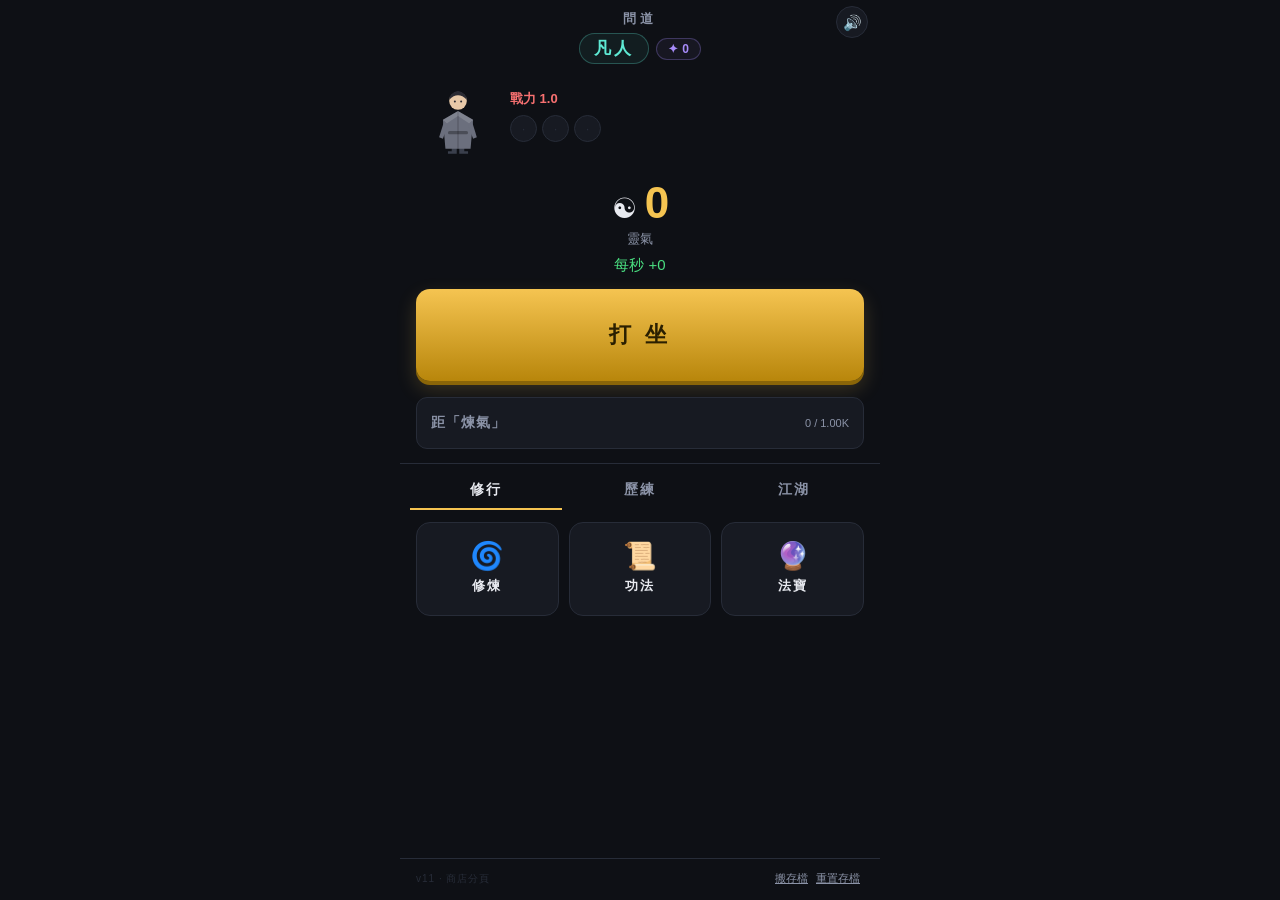
<file: index.html>
<!DOCTYPE html>
<html lang="zh-Hant">
<head>
<meta charset="utf-8">

<!-- viewport-fit=cover：讓畫面延伸到瀏海和 Home Indicator 底下，
     再用 CSS 的 env(safe-area-inset-*) 把內容推回安全區。
     user-scalable=no：連點時不要縮放。 -->
<meta name="viewport" content="width=device-width, initial-scale=1, viewport-fit=cover, user-scalable=no">

<!-- 從主畫面啟動時全螢幕、沒有網址列，看起來就是一個 App -->
<meta name="apple-mobile-web-app-capable" content="yes">
<meta name="mobile-web-app-capable" content="yes">
<meta name="apple-mobile-web-app-status-bar-style" content="black-translucent">
<meta name="apple-mobile-web-app-title" content="問道">
<meta name="theme-color" content="#0e1015">

<link rel="manifest" href="manifest.json">
<link rel="apple-touch-icon" href="icons/icon-180.png">

<title>問道</title>
<link rel="stylesheet" href="css/style.css">
</head>
<body>

<div id="app">

  <header id="header">
    <button id="sound-toggle" aria-label="音效開關"></button>
    <h1 id="game-title"></h1>
    <div id="badges">
      <div id="realm-badge">
        <span id="realm-name"></span>
        <span id="realm-mult"></span>
      </div>
      <div id="insight-badge">
        <span id="insight-symbol"></span>
        <span id="insight">0</span>
      </div>
    </div>
  </header>

  <section id="hero">
    <div id="portrait"></div>
    <div id="hero-info">
      <div id="hero-power"></div>
      <div id="hero-team"></div>
    </div>
  </section>

  <section id="counter">
    <div id="money-line">
      <span id="currency-symbol"></span>
      <span id="money">0</span>
    </div>
    <div id="currency-name"></div>
    <div id="rate"></div>
    <div id="buffs"></div>
  </section>

  <section id="click-area">
    <button id="click-button">
      <span id="click-button-label"></span>
    </button>
    <div id="click-fx"></div>
  </section>

  <section id="breakthrough-area">
    <button id="breakthrough-button">
      <div id="bt-fill"></div>
      <div id="bt-text">
        <span id="bt-label"></span>
        <span id="bt-right">
          <span id="bt-rate"></span>
          <span id="bt-progress"></span>
        </span>
      </div>
    </button>
  </section>

  <section id="shop">
    <!-- 三個大頁。9 個項目太多，收成三類，各自進去再選 -->
    <div id="shop-tabs">
      <button class="tab active" data-cat="cultivate">修行<span class="tab-badge" id="badge-cat-cultivate"></span></button>
      <button class="tab" data-cat="adventure">歷練<span class="tab-badge" id="badge-cat-adventure"></span></button>
      <button class="tab" data-cat="world">江湖<span class="tab-badge" id="badge-cat-world"></span></button>
    </div>

    <!-- 區塊選單：顯示目前大頁的區塊，點一個進到該項目（區塊由 JS 建） -->
    <div id="block-menu"></div>

    <!-- 進到某個項目時才出現：返回鍵 + 標題 -->
    <div id="item-bar" class="hidden">
      <button id="shop-back">← 返回</button>
      <span id="item-title"></span>
    </div>

    <div id="shop-bar" class="hidden">
      <span id="shop-hint"></span>
      <div id="buy-amount"></div>
    </div>

    <div id="panel-gen" class="panel"></div>
    <div id="panel-tech" class="panel hidden"></div>
    <div id="panel-trea" class="panel hidden"></div>

    <!-- 歷練：掛著它自己會打 -->
    <div id="panel-battle" class="panel hidden">
      <div id="battle-head">
        <span id="battle-layer"></span>
        <span id="battle-power"></span>
      </div>
      <div id="battle-card">
        <div id="enemy-icon"></div>
        <div id="enemy-name"></div>
        <div id="enemy-hpbar"><div id="enemy-hpfill"></div></div>
        <div id="enemy-hptext"></div>
        <div id="boss-timer"></div>
        <div id="battle-stuck"></div>
      </div>
      <div id="battle-progress"></div>
      <div id="materials-head">天才地寶</div>
      <div id="materials-list"></div>
    </div>

    <!-- 裝備：六個部位，打怪掉落 -->
    <div id="panel-gear" class="panel hidden">
      <div class="section-head">身上</div>
      <div id="slots"></div>
      <div id="bag-head">
        <span class="section-head">背包 <span id="bag-count"></span></span>
        <button id="sell-junk">丟掉沒用的</button>
      </div>
      <div id="bag"></div>
    </div>

    <!-- 靈寵：只能帶一隻 -->
    <div id="panel-pet" class="panel hidden"></div>

    <!-- 道侶：最多帶三個 -->
    <div id="panel-team" class="panel hidden"></div>

    <!-- 宗門：收弟子，道行隨時間自己長 -->
    <div id="panel-sect" class="panel hidden">
      <div id="sect-head">
        <span id="sect-rank"></span>
        <span id="sect-note"></span>
      </div>
    </div>

    <!-- 武學：抽卡 -->
    <div id="panel-martial" class="panel hidden">
      <div id="stele">
        <div id="stele-name"></div>
        <div id="stele-desc"></div>
        <div id="pity-bar"><div id="pity-fill"></div></div>
        <div id="pity-text"></div>
        <div id="draw-buttons">
          <button id="draw-1" class="draw-btn"></button>
          <button id="draw-10" class="draw-btn"></button>
        </div>
        <div id="odds"></div>
      </div>

      <div id="redeem-box">
        <span class="section-head">兌換碼</span>
        <div id="redeem-row">
          <input id="redeem-input" type="text" inputmode="numeric" autocomplete="off"
                 spellcheck="false" placeholder="輸入兌換碼">
          <button id="redeem-btn">兌換</button>
        </div>
        <div id="redeem-hint"></div>
      </div>

      <div class="section-head">武學圖鑑 <span id="martial-count"></span></div>
      <div id="martial-list"></div>
    </div>
  </section>

  <footer id="footer">
    <span id="version"></span>
    <span id="save-status">已存檔</span>
    <button id="transfer-button">搬存檔</button>
    <button id="reset-button">重置存檔</button>
  </footer>

  <!-- 機緣：隨機飄出來，限時內點到就觸發。
       放在 #app 裡面（而不是 body 底下）才不會在桌機上飄到版面外 -->
  <button id="fortune"><span id="fortune-icon"></span></button>

</div>

<!-- 領到機緣後的提示 -->
<div id="toast">
  <span id="toast-icon"></span>
  <span id="toast-text">
    <span id="toast-title"></span>
    <span id="toast-body"></span>
  </span>
</div>

<!-- 離線結算 -->
<div id="offline-modal" class="modal">
  <div class="modal-card">
    <div class="modal-title">歸來</div>
    <div class="modal-body">
      你離開了 <span id="offline-time"></span>，<br>
      這段期間又精進了
    </div>
    <div id="offline-earned" class="modal-figure"></div>
    <div id="offline-combat"></div>
    <button id="offline-ok" class="btn-primary">收功</button>
  </div>
</div>

<!-- 突破前的確認：這個動作會清空玩家的靈氣、設施與功法，一定要先問 -->
<div id="confirm-modal" class="modal">
  <div class="modal-card">
    <div class="modal-title">突破境界</div>
    <div id="confirm-transition">
      <span id="confirm-from"></span>
      <span id="confirm-arrow">→</span>
      <span id="confirm-to"></span>
    </div>
    <div id="confirm-rate"></div>
    <ul id="confirm-costs">
      <li id="confirm-lose-money"></li>
      <li>所有修煉設施與功法散去</li>
      <li id="confirm-gain"></li>
      <li id="confirm-insight"></li>
    </ul>
    <button id="confirm-talisman">
      <span id="talisman-box"></span>
      <span id="talisman-text"></span>
    </button>
    <div class="modal-buttons">
      <button id="confirm-cancel" class="btn-ghost">再想想</button>
      <button id="confirm-ok" class="btn-primary">衝關</button>
    </div>
  </div>
</div>

<!-- 突破成功 -->
<div id="realmup-modal" class="modal">
  <div class="modal-card">
    <div id="realmup-eyebrow">突破成功</div>
    <div id="realmup-name"></div>
    <div id="realmup-note"></div>
    <div id="realmup-mult" class="modal-figure"></div>
    <div id="realmup-insight"></div>
    <button id="realmup-ok" class="btn-primary">繼續修行</button>
  </div>
</div>

<!-- 抽卡結果 -->
<div id="draw-modal" class="modal">
  <div class="modal-card">
    <div class="modal-title">石碑顯化</div>
    <div id="draw-results"></div>
    <button id="draw-ok" class="btn-primary">收下</button>
  </div>
</div>

<!-- 搬存檔：存檔綁在網址上，換網址（例如從區網搬到 GitHub Pages）不會自己跟過去 -->
<div id="transfer-modal" class="modal">
  <div class="modal-card">
    <div class="modal-title">搬存檔</div>
    <div class="modal-body">
      存檔是綁在網址上的。<br>
      換到新網址時，把這串字複製過去貼上。
    </div>
    <textarea id="transfer-text" spellcheck="false"></textarea>
    <div id="transfer-hint"></div>
    <div class="modal-buttons">
      <button id="transfer-copy" class="btn-ghost">複製</button>
      <button id="transfer-import" class="btn-primary">貼上並匯入</button>
    </div>
    <button id="transfer-close" class="btn-ghost">關閉</button>
  </div>
</div>

<!-- 渡劫失敗 -->
<div id="fail-modal" class="modal">
  <div class="modal-card">
    <div id="fail-eyebrow">功虧一簣</div>
    <div id="fail-name"></div>
    <div class="modal-body">
      天劫加身，滿身靈氣潰散。<br>
      所幸境界、設施、功法俱在——<br>
      不過是白跑一輪。
    </div>
    <div id="fail-lost" class="modal-figure"></div>
    <button id="fail-ok" class="btn-primary">再來</button>
  </div>
</div>

<script src="js/content.js"></script>
<script src="js/economy.js"></script>
<script src="js/state.js"></script>
<script src="js/portrait.js"></script>
<script src="js/sound.js"></script>
<script src="js/ui.js"></script>
<script src="js/main.js"></script>

<script>
// 註冊 service worker，讓沒網路時也能玩。
// 在區網的 http:// 底下這裡一定會失敗（瀏覽器只允許 HTTPS 或 localhost），
// 那是正常的，所以安靜地吞掉 —— 推上 GitHub Pages 之後它才會真的生效。
if ("serviceWorker" in navigator) {
  window.addEventListener("load", () => {
    navigator.serviceWorker.register("./sw.js").catch(() => {});
  });
}
</script>
</body>
</html>
</file>
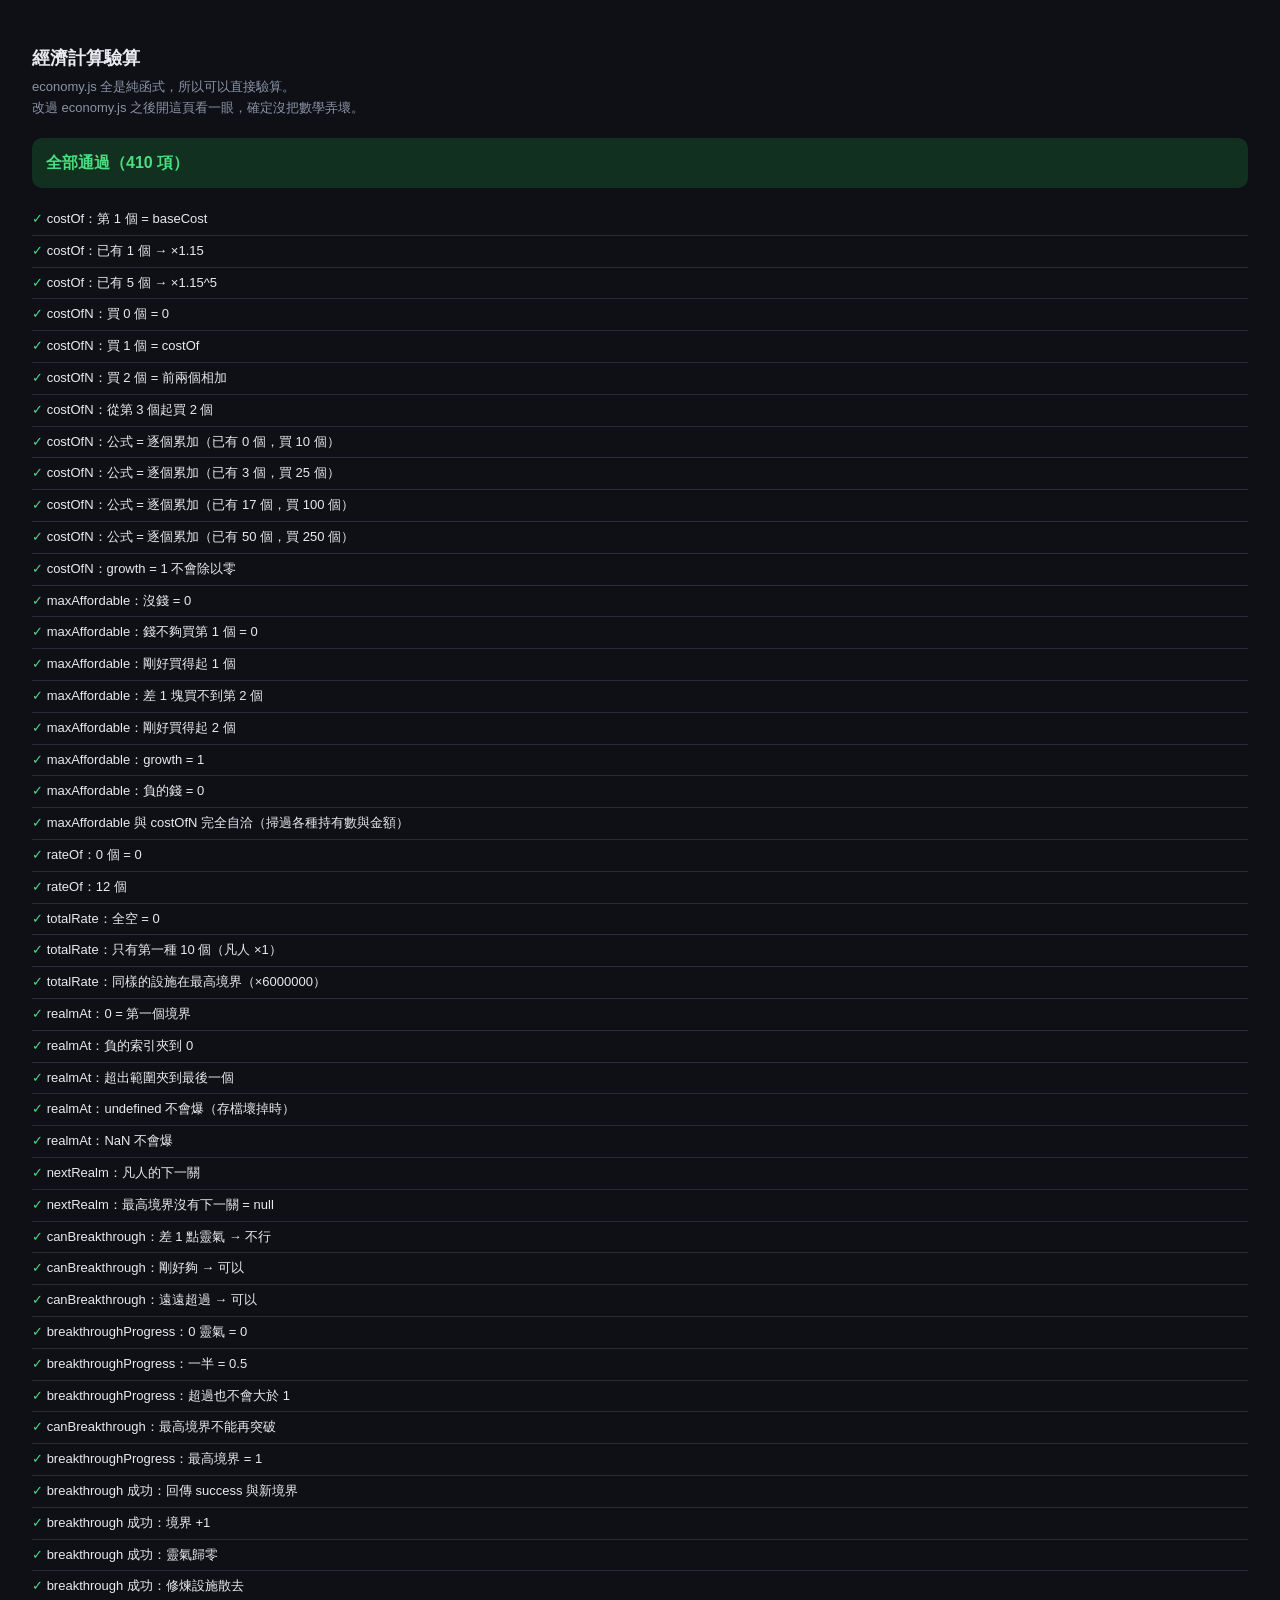
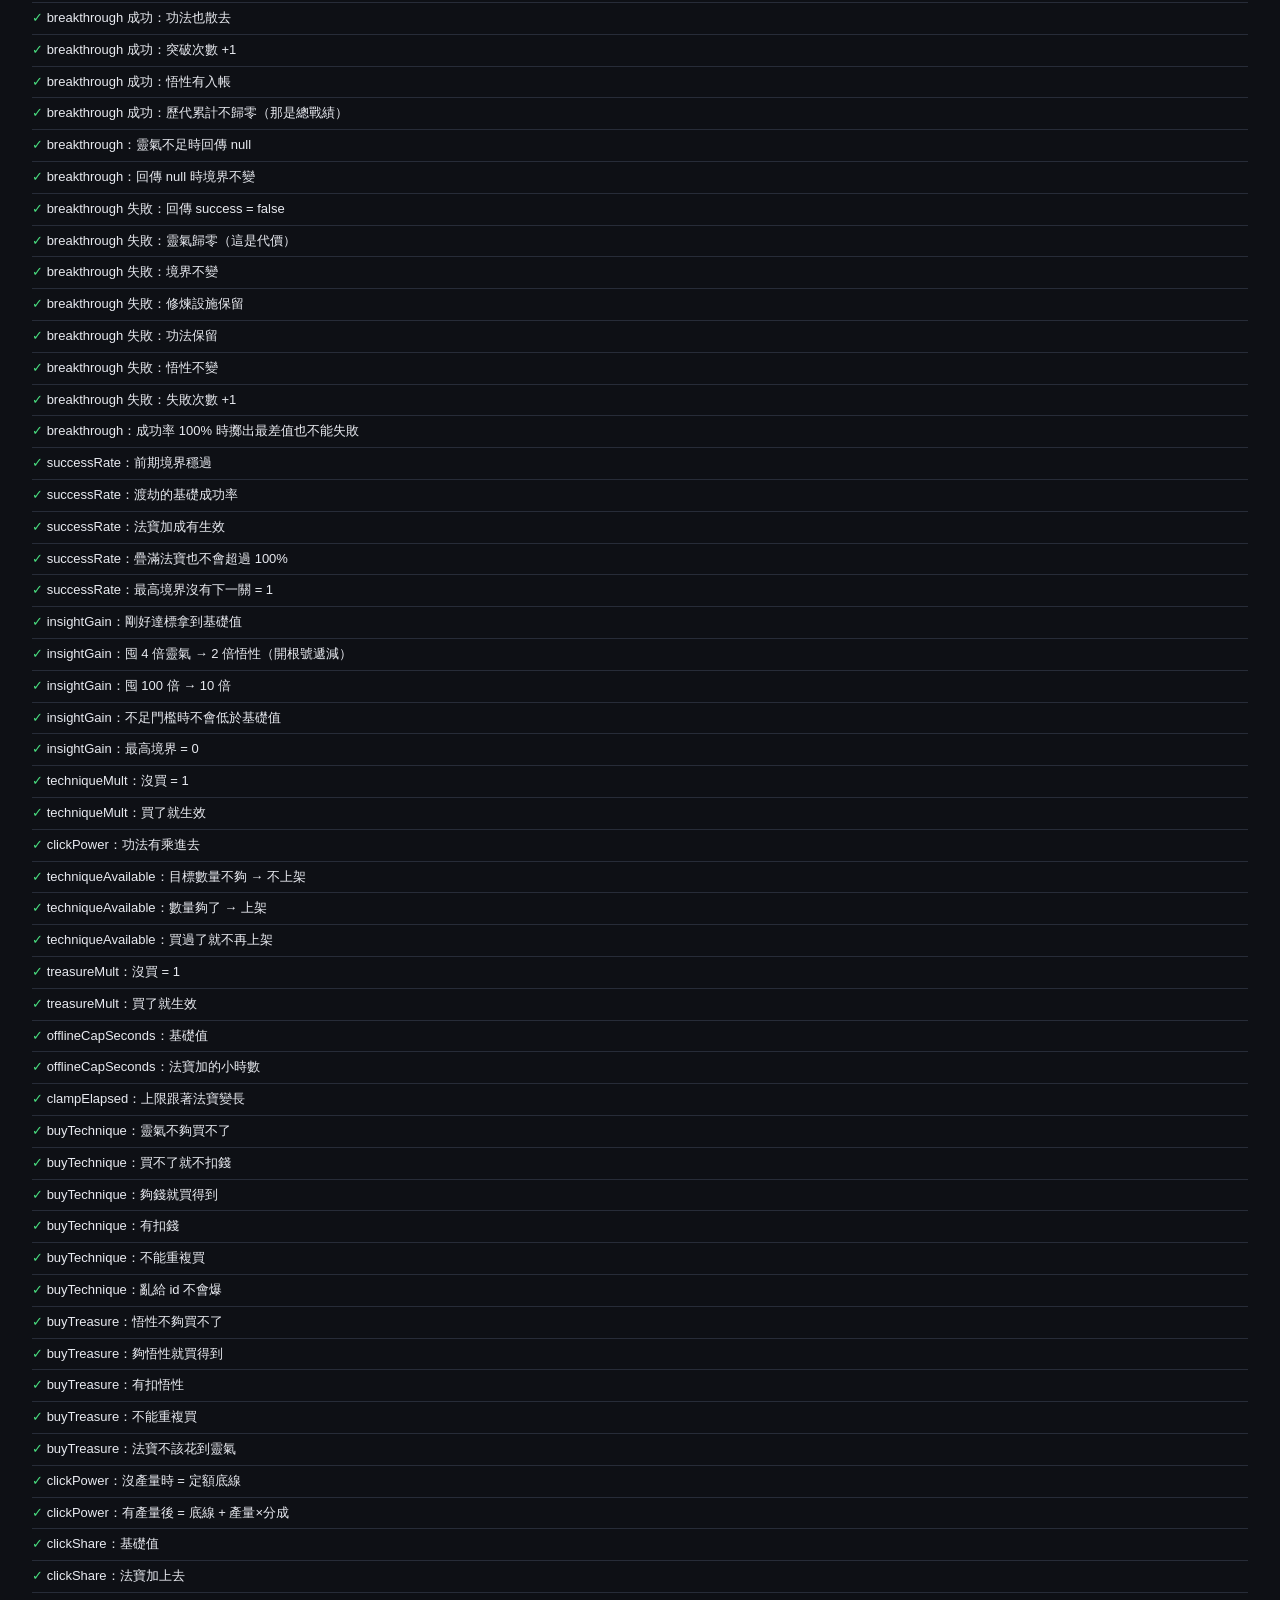
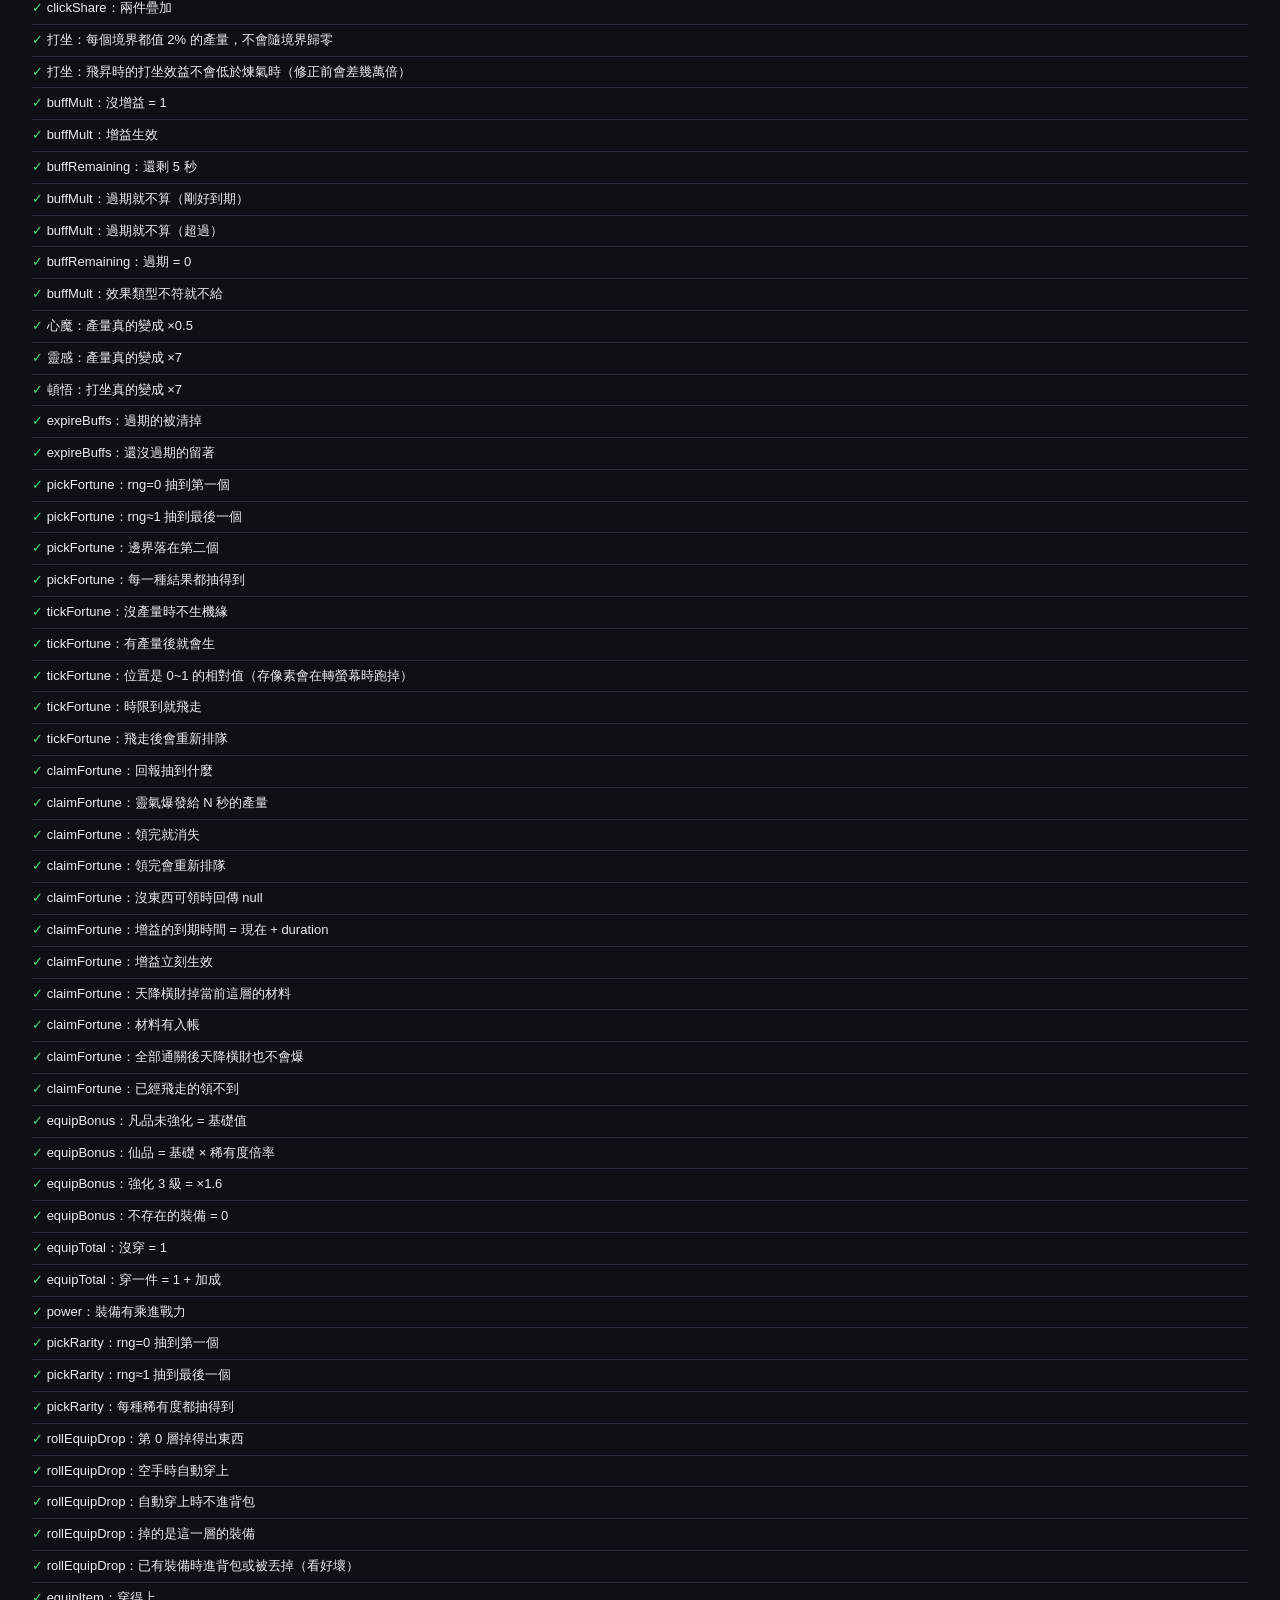
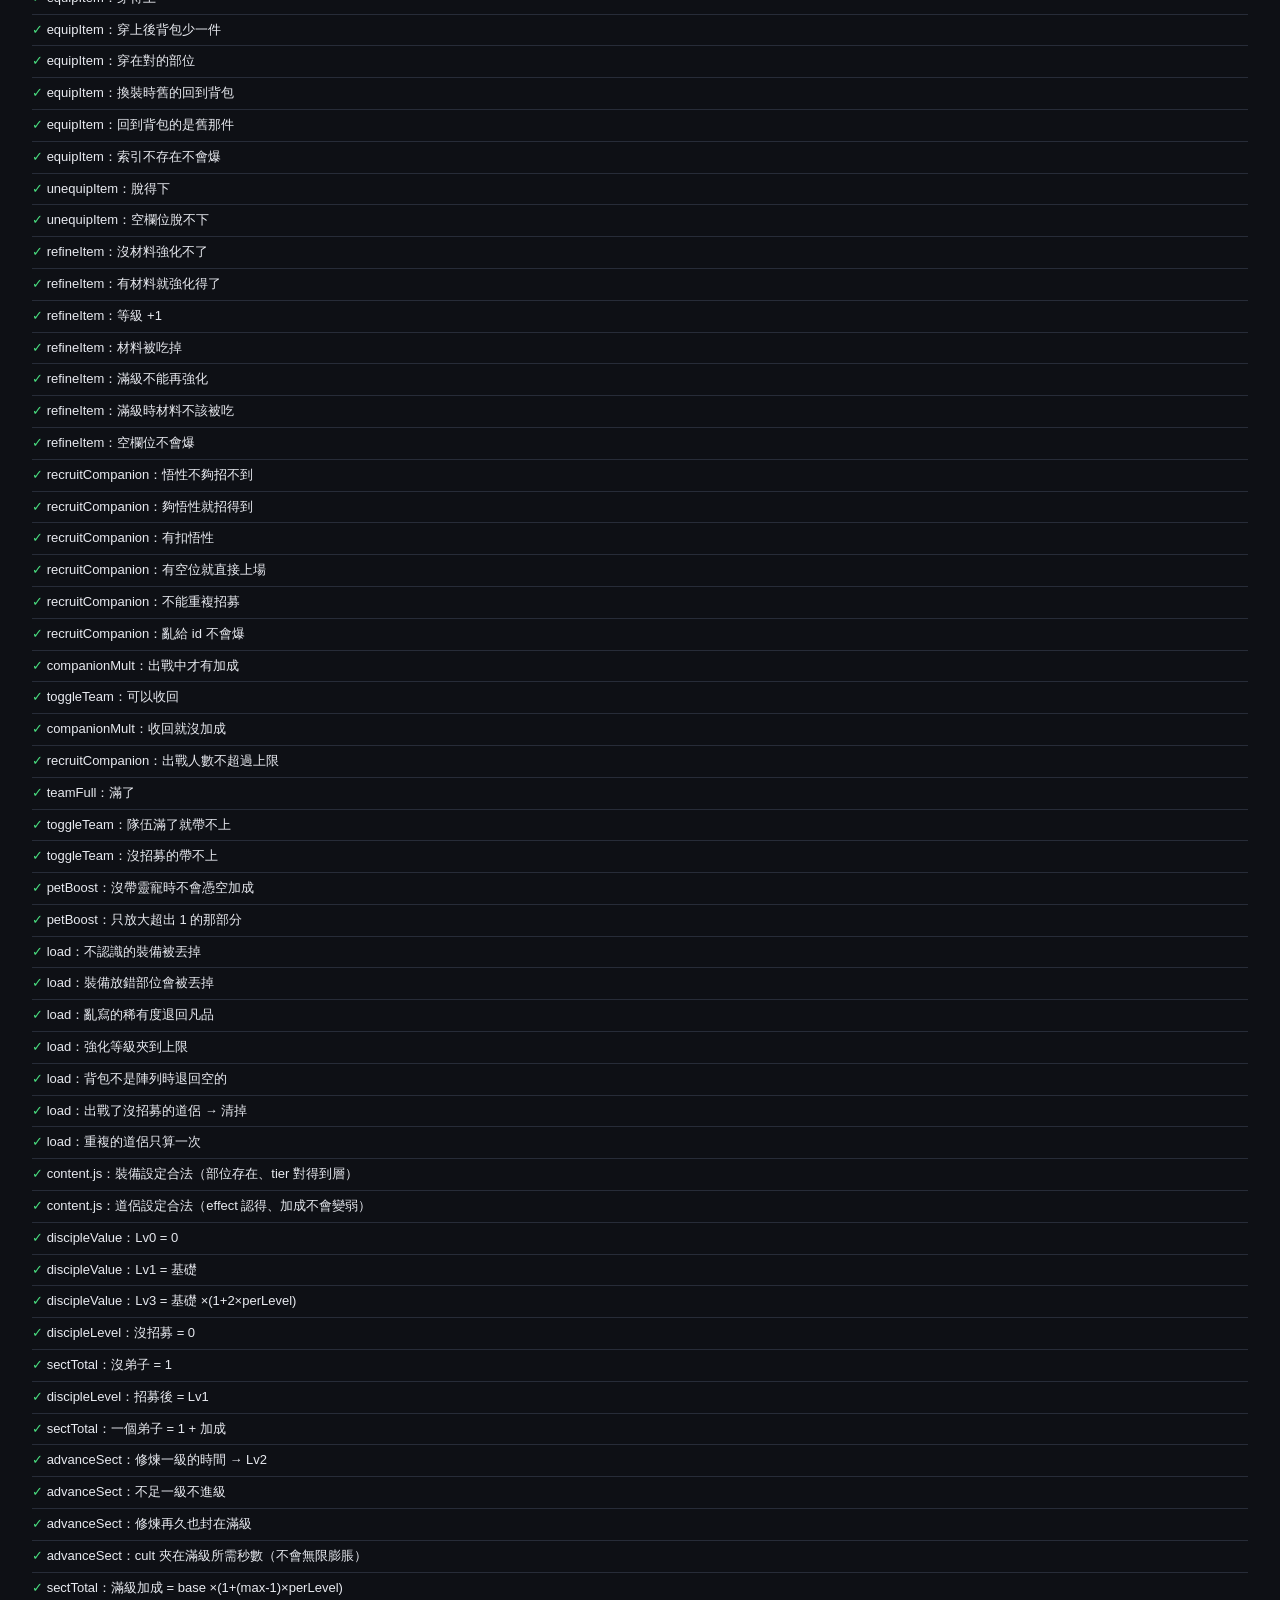
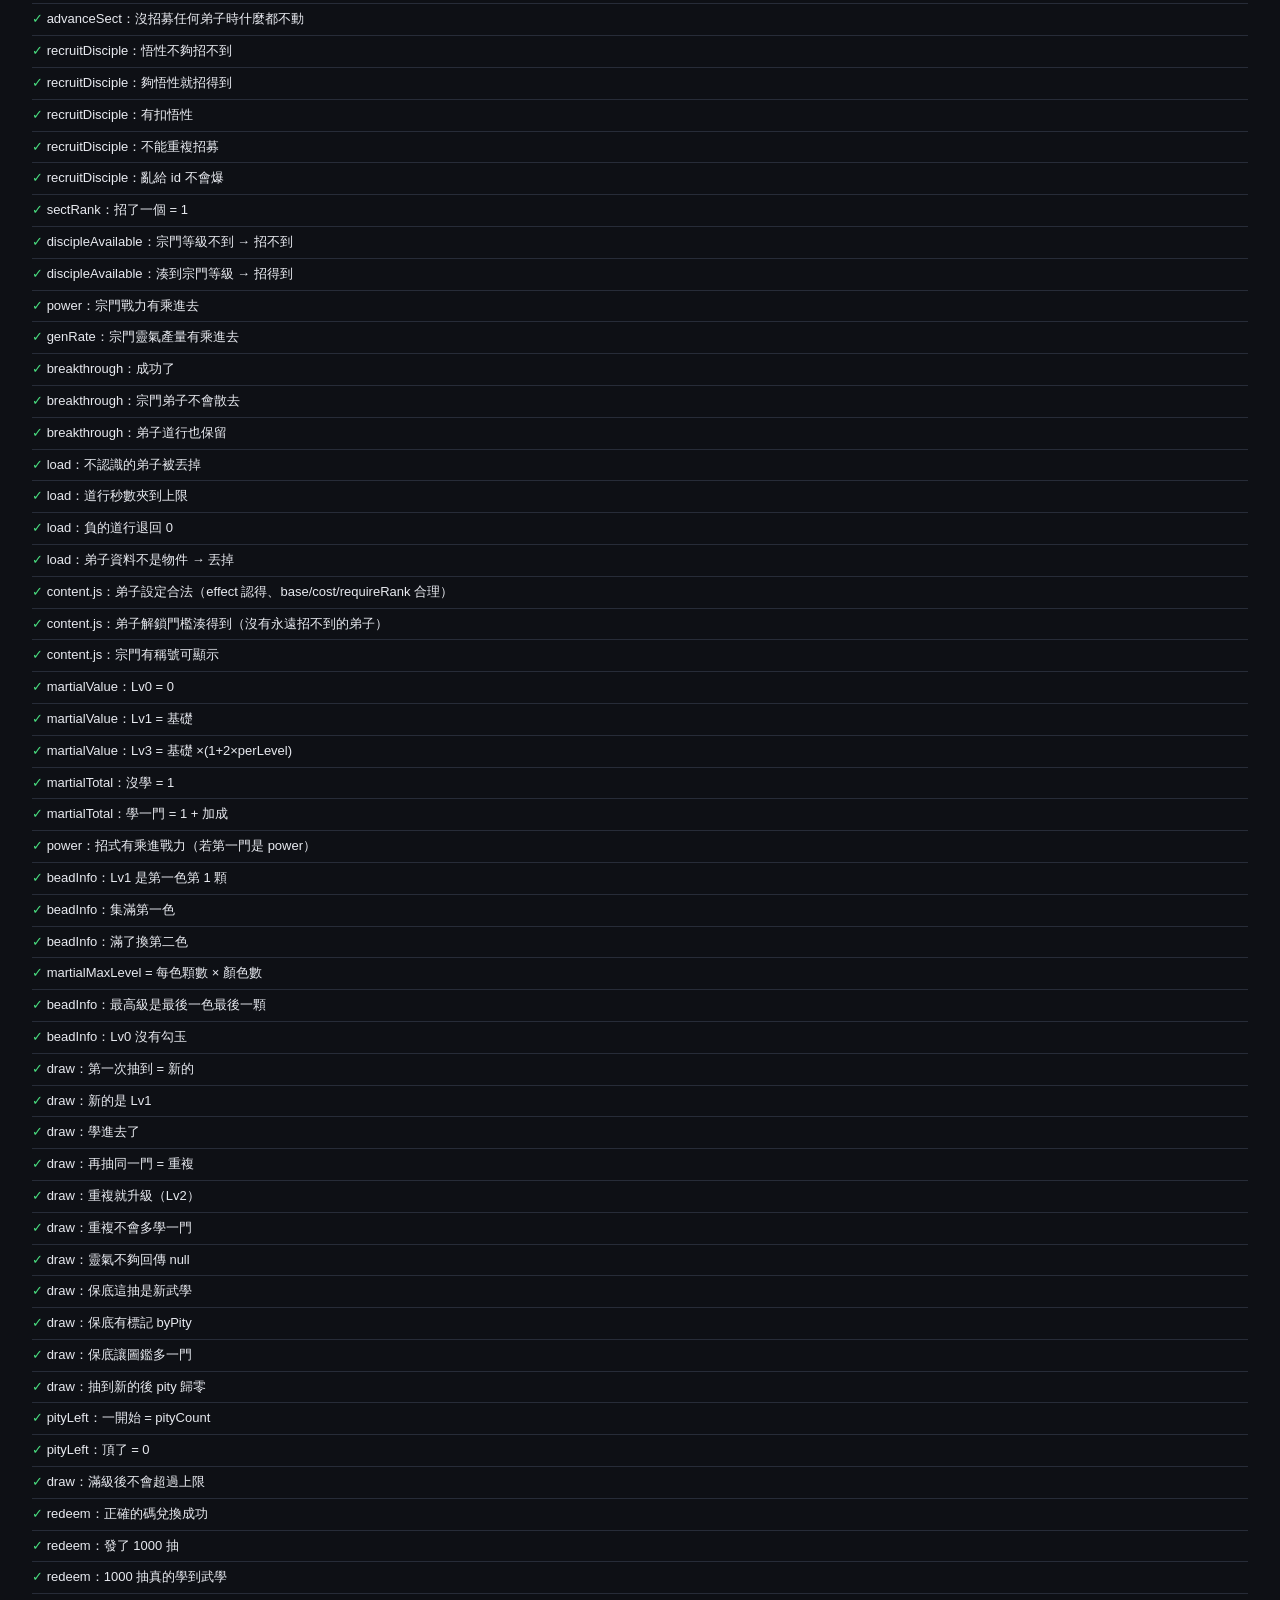
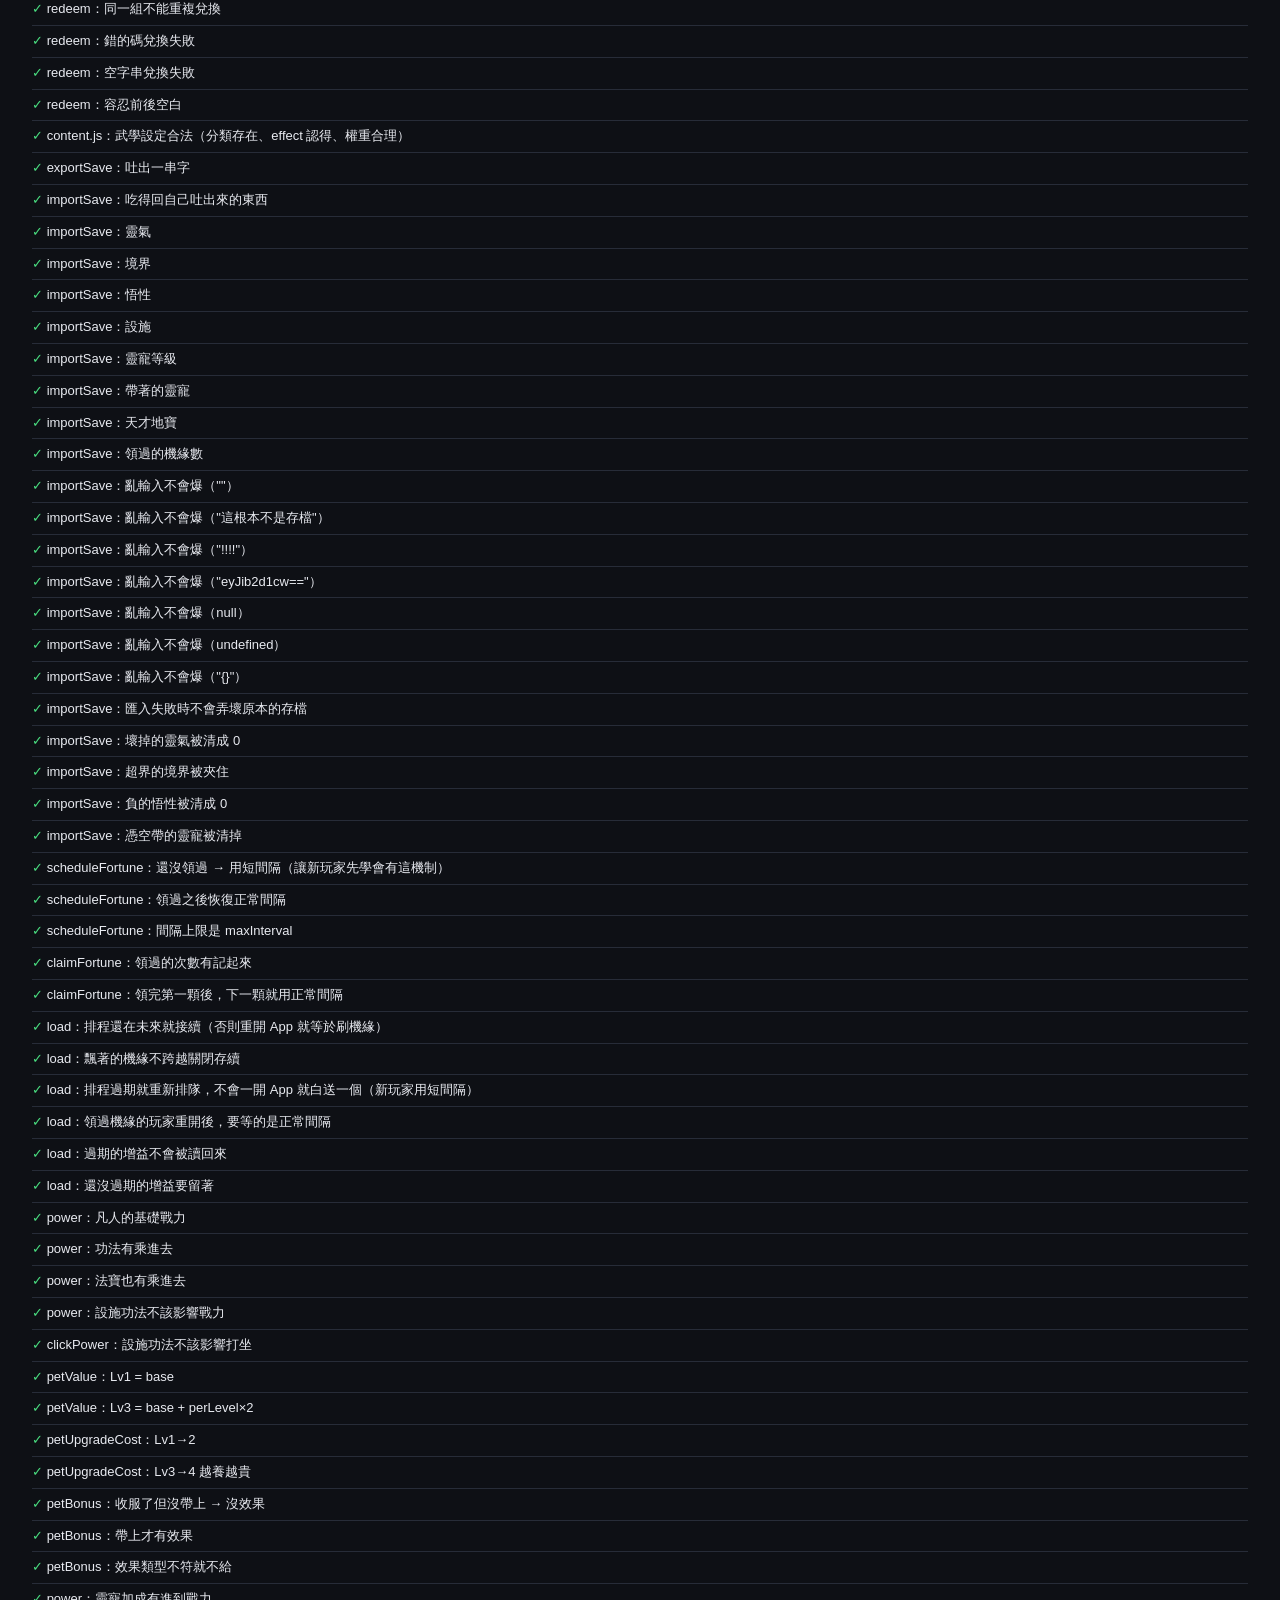
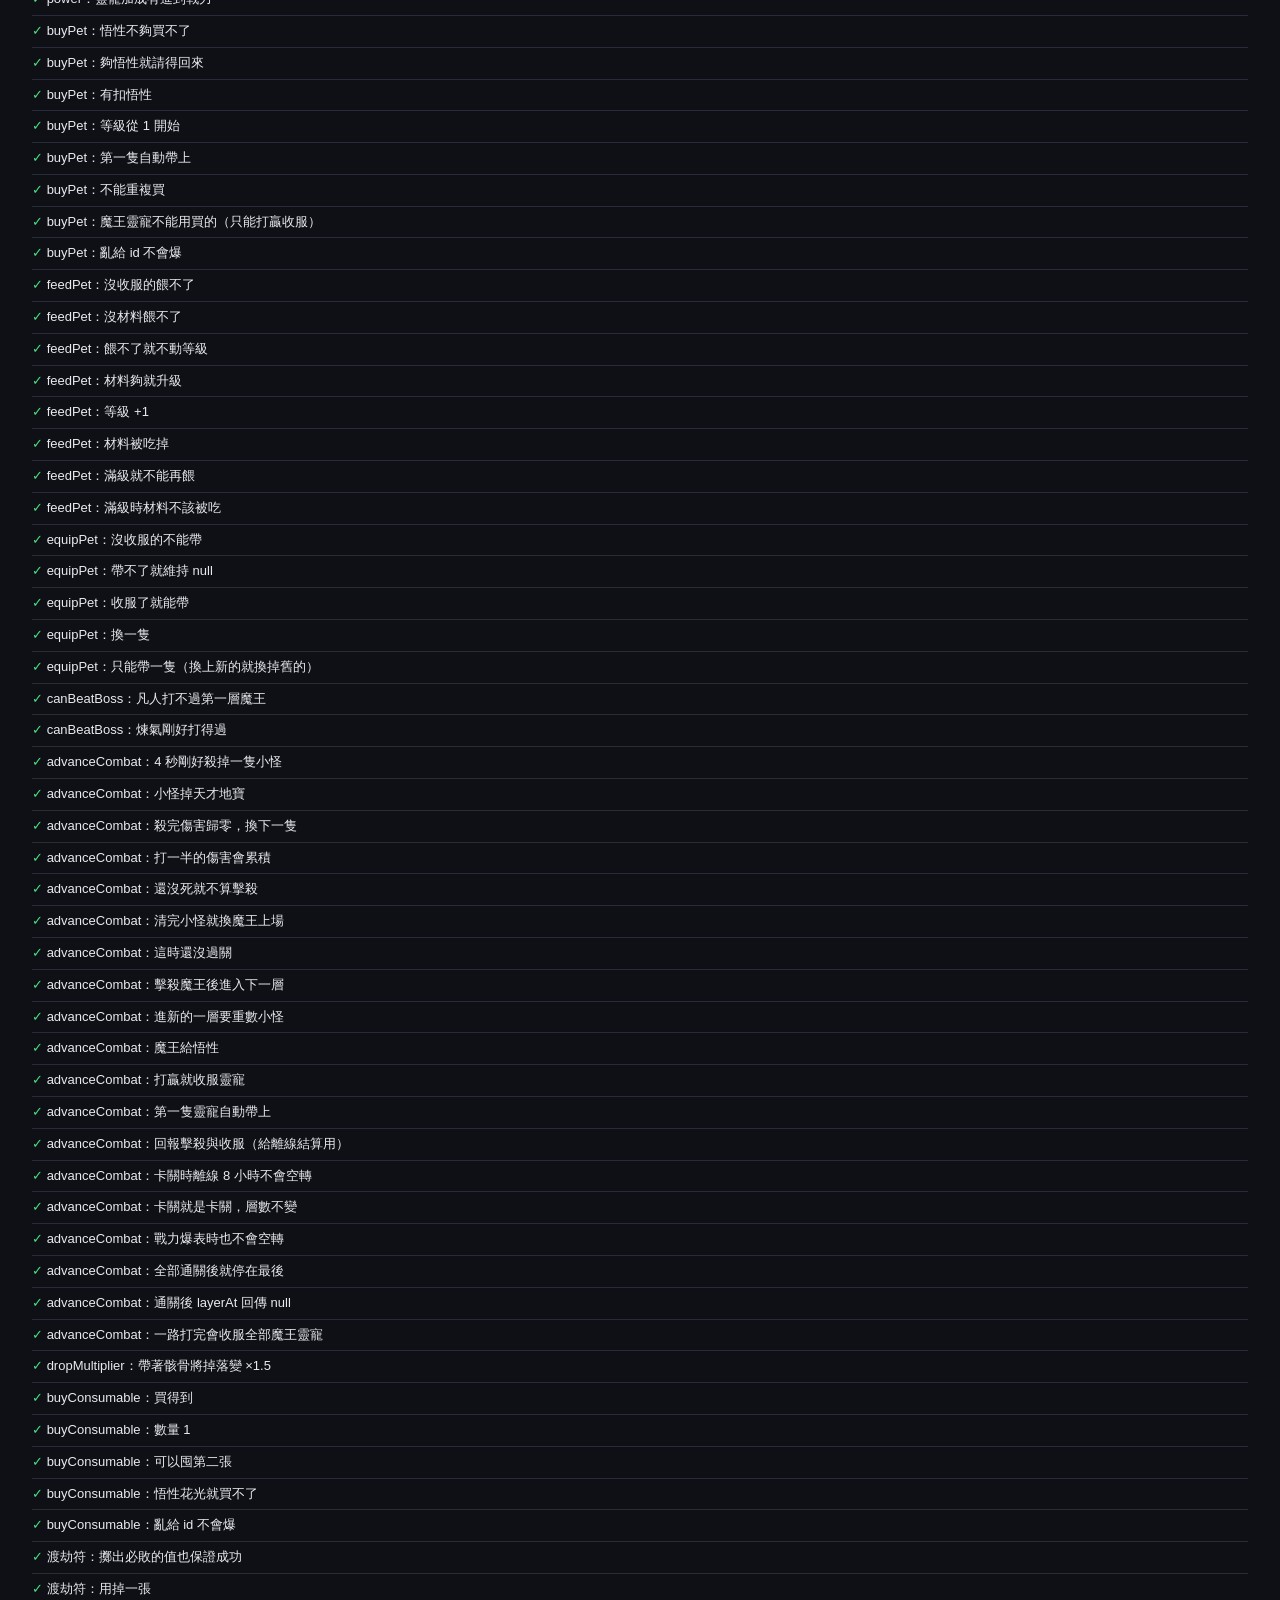
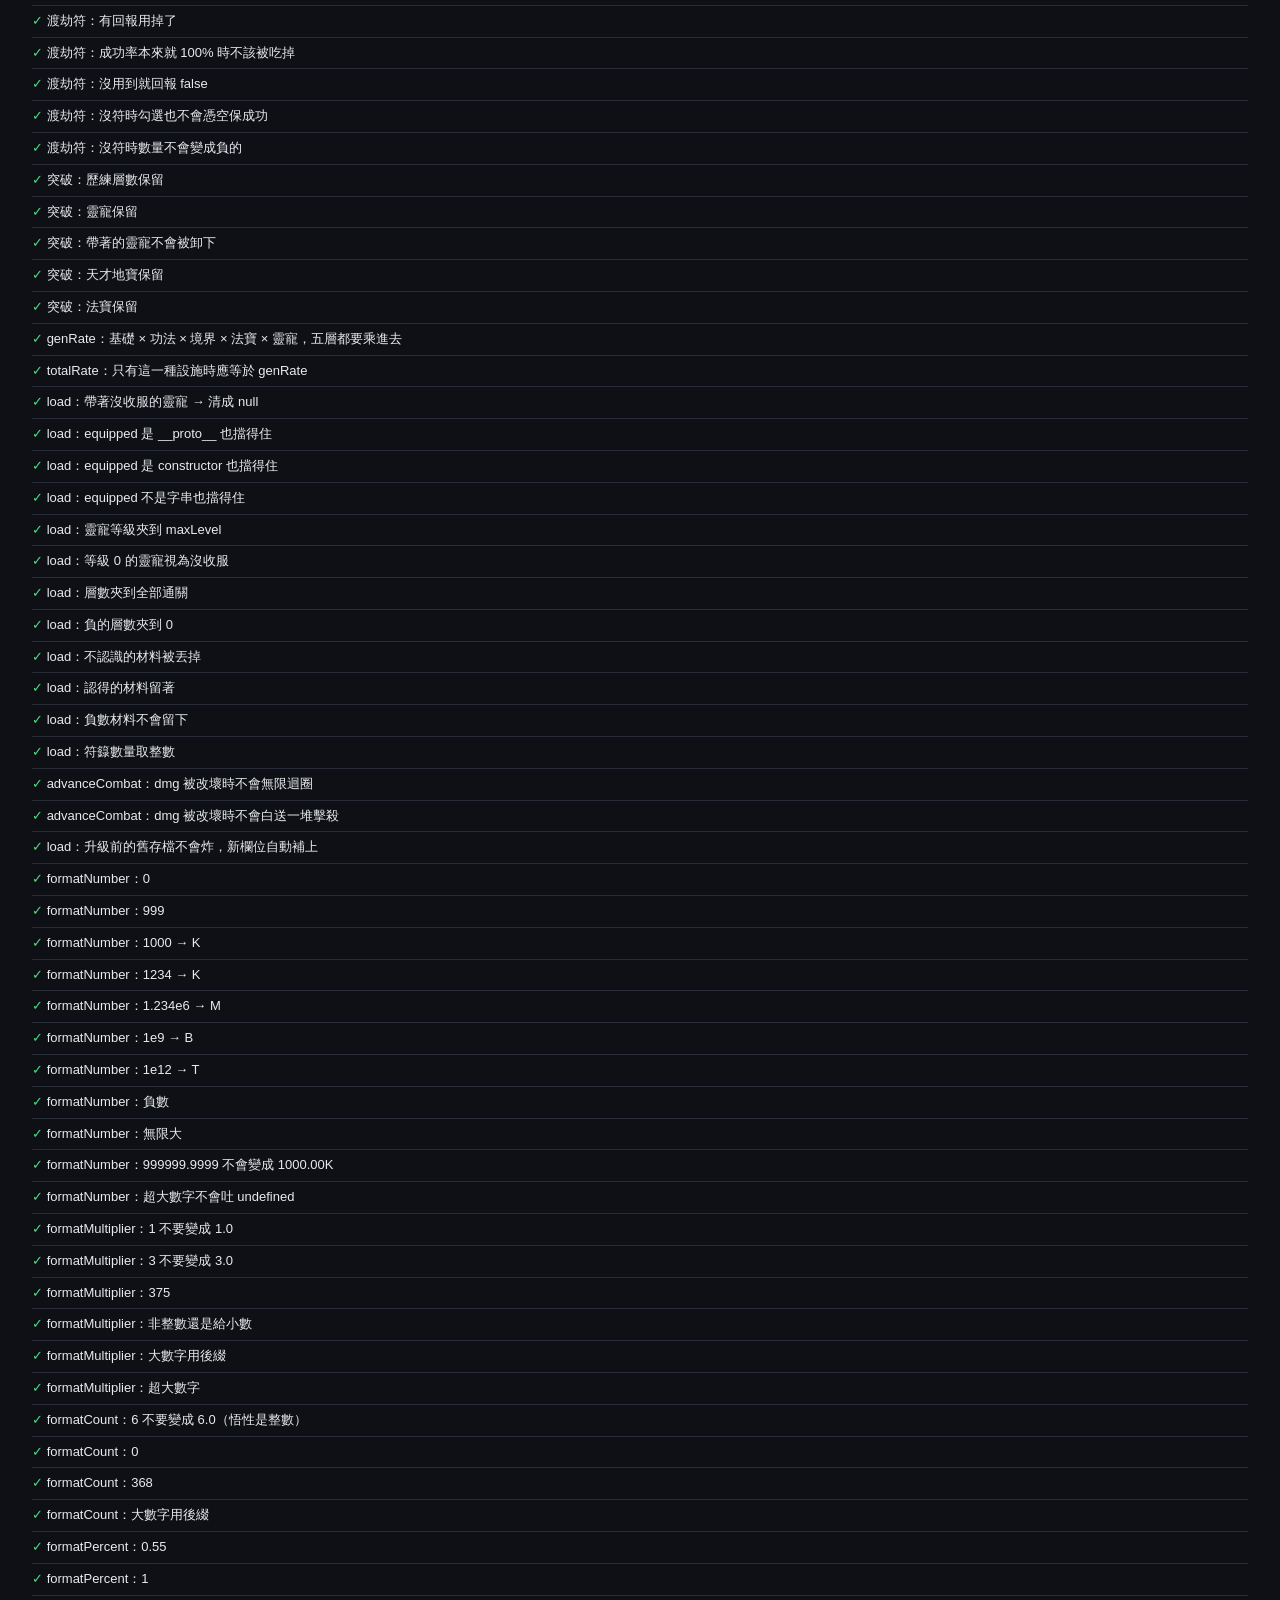
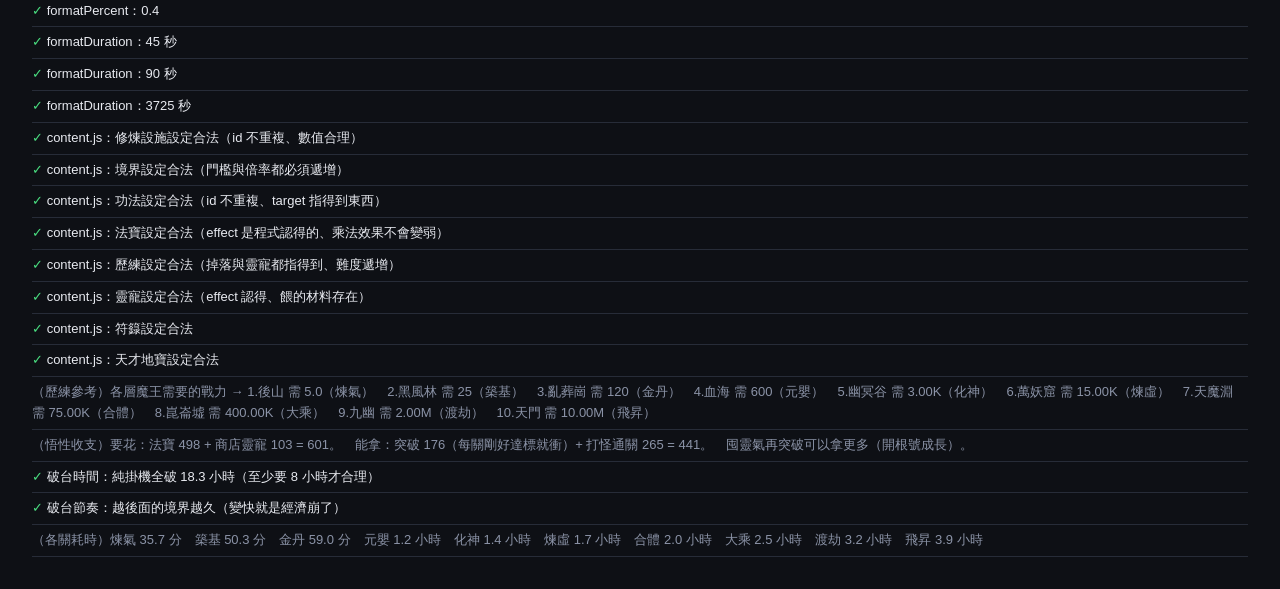
<file: test.html>
<!DOCTYPE html>
<html lang="zh-Hant">
<head>
<meta charset="utf-8">
<title>經濟計算驗算</title>
<style>
  body { font-family: -apple-system, "PingFang TC", sans-serif;
         background: #0e1015; color: #e8eaf0; padding: 24px; line-height: 1.6; }
  h1 { font-size: 18px; margin-bottom: 4px; }
  .sub { color: #8b93a7; font-size: 13px; margin-bottom: 20px; }
  #summary { font-size: 16px; font-weight: 700; padding: 12px 14px;
             border-radius: 10px; margin-bottom: 16px; }
  .ok   { background: #12301f; color: #4ade80; }
  .bad  { background: #3a1418; color: #f87171; }
  .case { font-size: 13px; padding: 5px 0; border-bottom: 1px solid #272c38;
          font-variant-numeric: tabular-nums; }
  .pass::before { content: "✓ "; color: #4ade80; }
  .fail::before { content: "✗ "; color: #f87171; }
  .fail { color: #f87171; }
  .detail { color: #8b93a7; font-size: 12px; padding-left: 16px; }
</style>
</head>
<body>

<h1>經濟計算驗算</h1>
<div class="sub">
  economy.js 全是純函式，所以可以直接驗算。<br>
  改過 economy.js 之後開這頁看一眼，確定沒把數學弄壞。
</div>
<div id="summary"></div>
<div id="results"></div>

<script src="js/content.js"></script>
<script src="js/economy.js"></script>
<script src="js/state.js"></script>
<script>
let passed = 0, failed = 0;
const out = document.getElementById("results");

function log(ok, name, detail) {
  const d = document.createElement("div");
  d.className = "case " + (ok ? "pass" : "fail");
  d.textContent = name;
  out.appendChild(d);
  if (detail && !ok) {
    const x = document.createElement("div");
    x.className = "detail";
    x.textContent = detail;
    out.appendChild(x);
  }
  ok ? passed++ : failed++;
}

function eq(name, actual, expected, tolerance = 1e-6) {
  const ok = Math.abs(actual - expected) <= tolerance * Math.max(1, Math.abs(expected));
  log(ok, name, `得到 ${actual}，預期 ${expected}`);
}

function is(name, actual, expected) {
  log(actual === expected, name, `得到 ${JSON.stringify(actual)}，預期 ${JSON.stringify(expected)}`);
}

// 測試用的假產生器：數字挑好算的
const G = { baseCost: 100, costGrowth: 1.15, baseRate: 1 };
const FLAT = { baseCost: 10, costGrowth: 1, baseRate: 1 };  // 不漲價，會踩到除以零

// --- costOf --------------------------------------------------
eq("costOf：第 1 個 = baseCost", Economy.costOf(G, 0), 100);
eq("costOf：已有 1 個 → ×1.15", Economy.costOf(G, 1), 115);
eq("costOf：已有 5 個 → ×1.15^5", Economy.costOf(G, 5), 100 * Math.pow(1.15, 5));

// --- costOfN：等比級數和（最容易寫錯的地方）------------------
eq("costOfN：買 0 個 = 0", Economy.costOfN(G, 0, 0), 0);
eq("costOfN：買 1 個 = costOf", Economy.costOfN(G, 0, 1), Economy.costOf(G, 0));
eq("costOfN：買 2 個 = 前兩個相加", Economy.costOfN(G, 0, 2), 100 + 115);
eq("costOfN：從第 3 個起買 2 個",
   Economy.costOfN(G, 2, 2), Economy.costOf(G, 2) + Economy.costOf(G, 3));

// 這條是關鍵：跟「一個一個加起來」比對。
// 如果有人把 costOfN 寫成 costOf × n，這裡就會炸。
(() => {
  for (const [owned, n] of [[0, 10], [3, 25], [17, 100], [50, 250]]) {
    let sum = 0;
    for (let i = 0; i < n; i++) sum += Economy.costOf(G, owned + i);
    eq(`costOfN：公式 = 逐個累加（已有 ${owned} 個，買 ${n} 個）`,
       Economy.costOfN(G, owned, n), sum, 1e-9);
  }
})();

eq("costOfN：growth = 1 不會除以零", Economy.costOfN(FLAT, 5, 7), 70);

// --- maxAffordable：反函式 -----------------------------------
is("maxAffordable：沒錢 = 0", Economy.maxAffordable(G, 0, 0), 0);
is("maxAffordable：錢不夠買第 1 個 = 0", Economy.maxAffordable(G, 0, 99), 0);
is("maxAffordable：剛好買得起 1 個", Economy.maxAffordable(G, 0, 100), 1);
is("maxAffordable：差 1 塊買不到第 2 個", Economy.maxAffordable(G, 0, 214), 1);
is("maxAffordable：剛好買得起 2 個", Economy.maxAffordable(G, 0, 215), 2);
is("maxAffordable：growth = 1", Economy.maxAffordable(FLAT, 0, 95), 9);
is("maxAffordable：負的錢 = 0", Economy.maxAffordable(G, 0, -50), 0);

// 反函式和 costOfN 必須完全自洽：
// 買得起 n 個，而且真的買不起 n+1 個。這條測完就不用擔心買到負債。
(() => {
  let allOk = true, note = "";
  for (const owned of [0, 1, 7, 40, 200]) {
    for (const money of [0, 1, 99, 100, 1e3, 1e5, 1e9, 1e15, 1e30]) {
      const n = Economy.maxAffordable(G, owned, money);
      if (n < 0) { allOk = false; note = `n 是負的：owned=${owned} money=${money}`; break; }
      if (n > 0 && Economy.costOfN(G, owned, n) > money) {
        allOk = false; note = `買不起卻說買得起：owned=${owned} money=${money} n=${n}`; break;
      }
      if (Economy.costOfN(G, owned, n + 1) <= money) {
        allOk = false; note = `還能多買一個卻沒算到：owned=${owned} money=${money} n=${n}`; break;
      }
    }
    if (!allOk) break;
  }
  log(allOk, "maxAffordable 與 costOfN 完全自洽（掃過各種持有數與金額）", note);
})();

// --- 產量 ----------------------------------------------------
eq("rateOf：0 個 = 0", Economy.rateOf(G, 0), 0);
eq("rateOf：12 個", Economy.rateOf(G, 12), 12);

// 用 State.create() 當底，欄位才不會漏 —— 手刻的假 state 很容易忘記加新欄位，
// 然後測試就在測一個現實中不存在的狀態。
const blankState = (realm = 0) => {
  const s = State.create();
  s.realm = realm;
  return s;
};

// 底下好幾個區塊都會用到，宣告在最前面。
// （放在後面的話，前面的區塊一碰就會踩到 const 的暫時性死區，整個腳本直接爆掉。）
const bossPet = CONTENT.pets.find((p) => !p.cost);      // 打魔王收服的
const shopPet = CONTENT.pets.find((p) => p.cost > 0);   // 商店用悟性請的
const talisman = CONTENT.consumables.find((c) => c.effect === "guaranteeBreakthrough");
const buffOutcome = CONTENT.fortunes.outcomes.find((o) => o.type === "buff" && o.value > 1);
const demonOutcome = CONTENT.fortunes.outcomes.find((o) => o.value < 1);
const always = (v) => () => v;  // 注入用的假 rng

(() => {
  const state = blankState();
  eq("totalRate：全空 = 0", Economy.totalRate(state), 0);

  const first = CONTENT.generators[0];
  state.owned[first.id] = 10;
  eq("totalRate：只有第一種 10 個（凡人 ×1）", Economy.totalRate(state), 10 * first.baseRate);

  // 境界倍率要真的乘進去 —— 這是整個突破系統的回報
  const last = CONTENT.realms.length - 1;
  state.realm = last;
  eq(`totalRate：同樣的設施在最高境界（×${CONTENT.realms[last].multiplier}）`,
     Economy.totalRate(state), 10 * first.baseRate * CONTENT.realms[last].multiplier);
})();

// --- 境界 ----------------------------------------------------
is("realmAt：0 = 第一個境界", Economy.realmAt(0).name, CONTENT.realms[0].name);
is("realmAt：負的索引夾到 0", Economy.realmAt(-3).name, CONTENT.realms[0].name);
is("realmAt：超出範圍夾到最後一個",
   Economy.realmAt(9999).name, CONTENT.realms[CONTENT.realms.length - 1].name);
is("realmAt：undefined 不會爆（存檔壞掉時）", Economy.realmAt(undefined).name, CONTENT.realms[0].name);
is("realmAt：NaN 不會爆", Economy.realmAt(NaN).name, CONTENT.realms[0].name);

is("nextRealm：凡人的下一關", Economy.nextRealm(blankState(0)).name, CONTENT.realms[1].name);
is("nextRealm：最高境界沒有下一關 = null",
   Economy.nextRealm(blankState(CONTENT.realms.length - 1)), null);

(() => {
  const need = CONTENT.realms[1].requirement;
  const s = blankState(0);

  s.money = need - 1;
  is("canBreakthrough：差 1 點靈氣 → 不行", Economy.canBreakthrough(s), false);
  s.money = need;
  is("canBreakthrough：剛好夠 → 可以", Economy.canBreakthrough(s), true);
  s.money = need * 100;
  is("canBreakthrough：遠遠超過 → 可以", Economy.canBreakthrough(s), true);

  s.money = 0;
  eq("breakthroughProgress：0 靈氣 = 0", Economy.breakthroughProgress(s), 0);
  s.money = need / 2;
  eq("breakthroughProgress：一半 = 0.5", Economy.breakthroughProgress(s), 0.5);
  s.money = need * 5;
  eq("breakthroughProgress：超過也不會大於 1", Economy.breakthroughProgress(s), 1);

  const maxed = blankState(CONTENT.realms.length - 1);
  maxed.money = 1e30;
  is("canBreakthrough：最高境界不能再突破", Economy.canBreakthrough(maxed), false);
  eq("breakthroughProgress：最高境界 = 1", Economy.breakthroughProgress(maxed), 1);
})();

// --- 突破：成功 ----------------------------------------------
// rng 是注入的，所以隨機性測得到。always(0) = 必定成功、always(0.999) = 幾乎必定失敗。
(() => {
  const s = blankState(0);
  const first = CONTENT.generators[0];
  s.owned[first.id] = 30;
  s.techniques[CONTENT.techniques[0].id] = true;
  s.money = CONTENT.realms[1].requirement;
  s.totalEarned = 99999;
  s.insight = 7;

  const got = State.breakthrough(s, always(0));
  log(got && got.success === true && got.realm.name === CONTENT.realms[1].name,
      "breakthrough 成功：回傳 success 與新境界", `得到 ${JSON.stringify(got && got.realm && got.realm.name)}`);
  is("breakthrough 成功：境界 +1", s.realm, 1);
  is("breakthrough 成功：靈氣歸零", s.money, 0);
  is("breakthrough 成功：修煉設施散去", s.owned[first.id], 0);
  is("breakthrough 成功：功法也散去", Object.keys(s.techniques).length, 0);
  is("breakthrough 成功：突破次數 +1", s.breakthroughs, 1);
  is("breakthrough 成功：悟性有入帳", s.insight > 7, true);
  is("breakthrough 成功：歷代累計不歸零（那是總戰績）", s.totalEarned, 99999);

  is("breakthrough：靈氣不足時回傳 null", State.breakthrough(s, always(0)), null);
  is("breakthrough：回傳 null 時境界不變", s.realm, 1);
})();

// --- 突破：失敗 ----------------------------------------------
// Wayne 選的規則：失敗只損失靈氣，境界、設施、功法全部保留。
(() => {
  const s = blankState(9); // 渡劫，成功率 0.55
  const first = CONTENT.generators[0];
  s.owned[first.id] = 30;
  s.techniques[CONTENT.techniques[0].id] = true;
  s.money = CONTENT.realms[10].requirement;
  s.insight = 5;

  const got = State.breakthrough(s, always(0.999));
  log(got && got.success === false, "breakthrough 失敗：回傳 success = false", JSON.stringify(got));
  is("breakthrough 失敗：靈氣歸零（這是代價）", s.money, 0);
  is("breakthrough 失敗：境界不變", s.realm, 9);
  is("breakthrough 失敗：修煉設施保留", s.owned[first.id], 30);
  is("breakthrough 失敗：功法保留", Object.keys(s.techniques).length, 1);
  is("breakthrough 失敗：悟性不變", s.insight, 5);
  is("breakthrough 失敗：失敗次數 +1", s.failures, 1);
})();

// 成功率 100% 的境界，rng 回傳 0.999 也必須成功
(() => {
  const s = blankState(0);
  s.money = CONTENT.realms[1].requirement;
  const got = State.breakthrough(s, always(0.9999999));
  log(got && got.success === true,
      "breakthrough：成功率 100% 時擲出最差值也不能失敗", JSON.stringify(got));
})();

// --- 渡劫成功率 ----------------------------------------------
(() => {
  const s = blankState(0);
  eq("successRate：前期境界穩過", Economy.successRate(s), 1);

  const risky = blankState(9); // 渡劫
  eq("successRate：渡劫的基礎成功率", Economy.successRate(risky), CONTENT.realms[10].successRate);

  // 法寶會往上加
  const trib = CONTENT.treasures.filter((b) => b.effect === "tribulation");
  risky.treasures[trib[0].id] = true;
  eq("successRate：法寶加成有生效",
     Economy.successRate(risky), CONTENT.realms[10].successRate + trib[0].value);

  // 全部堆上去也不能超過 100%
  for (const b of trib) risky.treasures[b.id] = true;
  const capped = Economy.successRate(risky);
  log(capped <= 1, "successRate：疊滿法寶也不會超過 100%", "得到 " + capped);

  const maxed = blankState(CONTENT.realms.length - 1);
  eq("successRate：最高境界沒有下一關 = 1", Economy.successRate(maxed), 1);
})();

// --- 悟性 ----------------------------------------------------
(() => {
  const s = blankState(0);
  const need = CONTENT.realms[1].requirement;
  const base = CONTENT.realms[1].insight;

  s.money = need;
  is("insightGain：剛好達標拿到基礎值", Economy.insightGain(s), base);

  // 開根號遞減：囤 4 倍靈氣只換到 2 倍悟性
  s.money = need * 4;
  is("insightGain：囤 4 倍靈氣 → 2 倍悟性（開根號遞減）", Economy.insightGain(s), base * 2);
  s.money = need * 100;
  is("insightGain：囤 100 倍 → 10 倍", Economy.insightGain(s), base * 10);

  // 囤得少不會扣，也不會是 0
  s.money = need / 2;
  is("insightGain：不足門檻時不會低於基礎值", Economy.insightGain(s), base);

  const maxed = blankState(CONTENT.realms.length - 1);
  is("insightGain：最高境界 = 0", Economy.insightGain(maxed), 0);
})();

// --- 功法 ----------------------------------------------------
(() => {
  const s = blankState(0);
  const f = CONTENT.techniques.find((x) => x.target === "click");

  eq("techniqueMult：沒買 = 1", Economy.techniqueMult(s, "click"), 1);
  s.techniques[f.id] = true;
  eq("techniqueMult：買了就生效", Economy.techniqueMult(s, "click"), f.multiplier);
  eq("clickPower：功法有乘進去", Economy.clickPower(s), CONTENT.clickPower * f.multiplier);

  // 上架條件：要先擁有足夠的加成目標
  const gf = CONTENT.techniques.find((x) => x.requireOwned > 0);
  const s2 = blankState(0);
  is("techniqueAvailable：目標數量不夠 → 不上架", Economy.techniqueAvailable(s2, gf), false);
  s2.owned[gf.target] = gf.requireOwned;
  is("techniqueAvailable：數量夠了 → 上架", Economy.techniqueAvailable(s2, gf), true);
  s2.techniques[gf.id] = true;
  is("techniqueAvailable：買過了就不再上架", Economy.techniqueAvailable(s2, gf), false);
})();

// --- 法寶 ----------------------------------------------------
(() => {
  const s = blankState(0);
  const b = CONTENT.treasures.find((x) => x.effect === "allRate");

  eq("treasureMult：沒買 = 1", Economy.treasureMult(s, "allRate"), 1);
  s.treasures[b.id] = true;
  eq("treasureMult：買了就生效", Economy.treasureMult(s, "allRate"), b.value);

  // 離線上限是加法
  const off = CONTENT.treasures.find((x) => x.effect === "offlineHours");
  const s2 = blankState(0);
  eq("offlineCapSeconds：基礎值", Economy.offlineCapSeconds(s2), CONTENT.offlineCapHours * 3600);
  s2.treasures[off.id] = true;
  eq("offlineCapSeconds：法寶加的小時數",
     Economy.offlineCapSeconds(s2), (CONTENT.offlineCapHours + off.value) * 3600);
  eq("clampElapsed：上限跟著法寶變長",
     State.clampElapsed(1e9, s2), (CONTENT.offlineCapHours + off.value) * 3600);
})();

// --- 買東西 --------------------------------------------------
(() => {
  const s = blankState(0);
  const f = CONTENT.techniques.find((x) => x.target === "click");

  s.money = f.cost - 1;
  is("buyTechnique：靈氣不夠買不了", State.buyTechnique(s, f.id), false);
  is("buyTechnique：買不了就不扣錢", s.money, f.cost - 1);

  s.money = f.cost + 500;
  is("buyTechnique：夠錢就買得到", State.buyTechnique(s, f.id), true);
  is("buyTechnique：有扣錢", s.money, 500);
  is("buyTechnique：不能重複買", State.buyTechnique(s, f.id), false);
  is("buyTechnique：亂給 id 不會爆", State.buyTechnique(s, "根本不存在"), false);

  const b = CONTENT.treasures[0];
  const s2 = blankState(0);
  s2.insight = b.cost - 1;
  is("buyTreasure：悟性不夠買不了", State.buyTreasure(s2, b.id), false);
  s2.insight = b.cost + 2;
  is("buyTreasure：夠悟性就買得到", State.buyTreasure(s2, b.id), true);
  is("buyTreasure：有扣悟性", s2.insight, 2);
  is("buyTreasure：不能重複買", State.buyTreasure(s2, b.id), false);
  is("buyTreasure：法寶不該花到靈氣", s2.money, 0);
})();

// --- 打坐：這次修正的重點 ------------------------------------
(() => {
  const s = blankState(0);
  // 前期還沒有產量，這時打坐只有定額底線撐著
  eq("clickPower：沒產量時 = 定額底線", Economy.clickPower(s), CONTENT.clickPower);

  const gen = CONTENT.generators[0];
  s.owned[gen.id] = 100;
  const rate = Economy.totalRate(s);
  eq("clickPower：有產量後 = 底線 + 產量×分成",
     Economy.clickPower(s), CONTENT.clickPower + rate * CONTENT.clickShare);

  // 法寶的分成是加法
  const sh = CONTENT.treasures.filter((b) => b.effect === "clickShare");
  eq("clickShare：基礎值", Economy.clickShare(s), CONTENT.clickShare);
  s.treasures[sh[0].id] = true;
  eq("clickShare：法寶加上去", Economy.clickShare(s), CONTENT.clickShare + sh[0].value);
  s.treasures[sh[1].id] = true;
  eq("clickShare：兩件疊加",
     Economy.clickShare(s), CONTENT.clickShare + sh[0].value + sh[1].value);
})();

// ★ 整個修正的意義就在這一條。
// 修正前 clickPower 是個定額，「打坐值幾秒的產量」會從 7.5 秒一路掉到 0.0000 秒 ——
// 到金丹之後打坐就是裝飾品。改成給產量分成後，它在每個境界都值同樣的秒數。
(() => {
  const ratios = [];
  for (const [i, realm] of CONTENT.realms.entries()) {
    const s = State.create();
    s.realm = i;
    for (const g of CONTENT.generators) s.owned[g.id] = 20;
    const rate = Economy.totalRate(s);
    if (rate > 0) ratios.push({ 境界: realm.name, 值幾秒: Economy.clickPower(s) / rate });
  }
  // 後期定額項可以忽略，比例應該收斂到 clickShare
  const late = ratios.slice(2);
  const ok = late.every((r) => Math.abs(r.值幾秒 - CONTENT.clickShare) < CONTENT.clickShare * 0.01);
  log(ok,
      `打坐：每個境界都值 ${(CONTENT.clickShare * 100).toFixed(0)}% 的產量，不會隨境界歸零`,
      late.map((r) => `${r.境界}:${r.值幾秒.toFixed(4)}秒`).join(" "));

  // 講白一點：最高境界的打坐效益不能比前期差
  const first = ratios[0].值幾秒, last = ratios[ratios.length - 1].值幾秒;
  log(last >= first * 0.99,
      "打坐：飛昇時的打坐效益不會低於煉氣時（修正前會差幾萬倍）",
      `煉氣 ${first.toFixed(4)}秒 → 飛昇 ${last.toFixed(4)}秒`);
})();

// --- 機緣：增益 ----------------------------------------------
(() => {
  const s = blankState(0);
  const now = 1000000;
  eq("buffMult：沒增益 = 1", Economy.buffMult(s, buffOutcome.effect, now), 1);

  s.buffs[buffOutcome.id] = now + 5000;
  eq("buffMult：增益生效", Economy.buffMult(s, buffOutcome.effect, now), buffOutcome.value);
  eq("buffRemaining：還剩 5 秒", Economy.buffRemaining(s, buffOutcome.id, now), 5);

  // 過期的增益還在生效是最難查的那種 bug
  eq("buffMult：過期就不算（剛好到期）",
     Economy.buffMult(s, buffOutcome.effect, now + 5000), 1);
  eq("buffMult：過期就不算（超過）",
     Economy.buffMult(s, buffOutcome.effect, now + 99999), 1);
  eq("buffRemaining：過期 = 0", Economy.buffRemaining(s, buffOutcome.id, now + 9999), 0);

  eq("buffMult：效果類型不符就不給", Economy.buffMult(s, "nope", now), 1);
})();

(() => {
  // 心魔是減益，要真的把產量打下去。
  //
  // 這裡必須用真的 Date.now()：totalRate 內部拿的是 Date.now() 去比對到期，
  // 不像 buffMult 可以注入。用假時間戳的話那個增益在它眼中早就過期了。
  const s = blankState(2);
  for (const g of CONTENT.generators) s.owned[g.id] = 10;
  const before = Economy.totalRate(s);
  s.buffs[demonOutcome.id] = Date.now() + 5000;
  const after = Economy.totalRate(s);
  log(Math.abs(after - before * demonOutcome.value) < 1e-6,
      `心魔：產量真的變成 ×${demonOutcome.value}`, `${before} → ${after}`);

  // 好的增益也要真的乘上去
  const s2 = blankState(2);
  for (const g of CONTENT.generators) s2.owned[g.id] = 10;
  const b2 = Economy.totalRate(s2);
  const muse = CONTENT.fortunes.outcomes.find((o) => o.type === "buff" && o.effect === "allRate" && o.value > 1);
  s2.buffs[muse.id] = Date.now() + 5000;
  log(Math.abs(Economy.totalRate(s2) - b2 * muse.value) < 1e-6,
      `${muse.name}：產量真的變成 ×${muse.value}`);

  // 頓悟要能乘到打坐上（而且連產量分成那一段也要一起乘）
  const s3 = blankState(2);
  for (const g of CONTENT.generators) s3.owned[g.id] = 10;
  const c3 = Economy.clickPower(s3);
  const ins = CONTENT.fortunes.outcomes.find((o) => o.type === "buff" && o.effect === "click");
  s3.buffs[ins.id] = Date.now() + 5000;
  log(Math.abs(Economy.clickPower(s3) - c3 * ins.value) < 1e-6,
      `${ins.name}：打坐真的變成 ×${ins.value}`);
})();

(() => {
  const s = blankState(0);
  s.buffs["b1"] = 500;
  s.buffs["b2"] = 2000;
  State.expireBuffs(s, 1000);
  is("expireBuffs：過期的被清掉", s.buffs.b1, undefined);
  is("expireBuffs：還沒過期的留著", s.buffs.b2, 2000);
})();

// --- 機緣：抽獎 ----------------------------------------------
(() => {
  const list = CONTENT.fortunes.outcomes;
  const total = list.reduce((a, o) => a + o.weight, 0);

  // rng 回傳 0 → 一定抽到第一個；接近 1 → 一定抽到最後一個
  is("pickFortune：rng=0 抽到第一個", Economy.pickFortune(() => 0).id, list[0].id);
  is("pickFortune：rng≈1 抽到最後一個",
     Economy.pickFortune(() => 0.9999999).id, list[list.length - 1].id);

  // 剛好落在第一個和第二個的邊界
  is("pickFortune：邊界落在第二個",
     Economy.pickFortune(() => list[0].weight / total).id, list[1].id);

  // 每個結果都抽得到，不會有永遠抽不中的死內容
  const hit = new Set();
  for (let i = 0; i < 2000; i++) hit.add(Economy.pickFortune().id);
  log(hit.size === list.length, "pickFortune：每一種結果都抽得到",
      `抽中 ${hit.size} / ${list.length} 種`);
})();

// --- 機緣：生成與領取 ----------------------------------------
(() => {
  const s = blankState(0);
  const now = 1000000;
  s.nextFortuneAt = 0; // 早該出現了

  // 還沒有任何產量時不該生 —— 那時「靈氣爆發」會爆出 0，只會讓人困惑
  State.tickFortune(s, now, () => 0.5);
  is("tickFortune：沒產量時不生機緣", s.fortune, null);

  s.owned[CONTENT.generators[0].id] = 10;
  State.tickFortune(s, now, () => 0.5);
  log(s.fortune !== null, "tickFortune：有產量後就會生", JSON.stringify(s.fortune));
  log(s.fortune && s.fortune.x > 0 && s.fortune.x < 1 && s.fortune.y > 0 && s.fortune.y < 1,
      "tickFortune：位置是 0~1 的相對值（存像素會在轉螢幕時跑掉）",
      s.fortune && `x=${s.fortune.x} y=${s.fortune.y}`);

  // 時限到了就飛走，並重新排隊
  const expires = s.fortune.expires;
  State.tickFortune(s, expires + 1, () => 0.5);
  is("tickFortune：時限到就飛走", s.fortune, null);
  log(s.nextFortuneAt > expires, "tickFortune：飛走後會重新排隊");
})();

(() => {
  // 靈氣爆發：拿到 N 秒的產量
  const burst = CONTENT.fortunes.outcomes.find((o) => o.type === "instant");
  const s = blankState(2);
  for (const g of CONTENT.generators) s.owned[g.id] = 10;
  const now = 1000000;
  s.fortune = { id: burst.id, expires: now + 5000, x: 0.5, y: 0.5 };

  const rate = Economy.totalRate(s);
  const r = State.claimFortune(s, now, () => 0.5);
  log(r && r.outcome.id === burst.id, "claimFortune：回報抽到什麼");
  eq("claimFortune：靈氣爆發給 N 秒的產量", s.money, rate * burst.seconds);
  is("claimFortune：領完就消失", s.fortune, null);
  log(s.nextFortuneAt > now, "claimFortune：領完會重新排隊");

  // 領過的不能再領
  is("claimFortune：沒東西可領時回傳 null", State.claimFortune(s, now), null);
})();

(() => {
  // 頓悟：掛上限時增益
  const s = blankState(0);
  const now = 1000000;
  s.fortune = { id: buffOutcome.id, expires: now + 5000, x: 0.5, y: 0.5 };
  State.claimFortune(s, now, () => 0.5);
  is("claimFortune：增益的到期時間 = 現在 + duration",
     s.buffs[buffOutcome.id], now + buffOutcome.duration * 1000);
  eq("claimFortune：增益立刻生效",
     Economy.buffMult(s, buffOutcome.effect, now), buffOutcome.value);
})();

(() => {
  // 天降橫財：掉當前這層的材料
  const mats = CONTENT.fortunes.outcomes.find((o) => o.type === "materials");
  const s = blankState(0);
  s.layer = 2;
  const now = 1000000;
  s.fortune = { id: mats.id, expires: now + 5000, x: 0.5, y: 0.5 };
  const r = State.claimFortune(s, now, () => 0.5);
  const expectMat = CONTENT.layers[2].mobDrop.material;
  is("claimFortune：天降橫財掉當前這層的材料", r && r.material, expectMat);
  is("claimFortune：材料有入帳", s.materials[expectMat], mats.qty);

  // 全部通關後也不能爆
  const s2 = blankState(0);
  s2.layer = CONTENT.layers.length;
  s2.fortune = { id: mats.id, expires: now + 5000, x: 0.5, y: 0.5 };
  const r2 = State.claimFortune(s2, now, () => 0.5);
  log(r2 && r2.material, "claimFortune：全部通關後天降橫財也不會爆", JSON.stringify(r2 && r2.material));
})();

(() => {
  // 過期的機緣不能領
  const s = blankState(0);
  const now = 1000000;
  s.fortune = { id: buffOutcome.id, expires: now - 1, x: 0.5, y: 0.5 };
  is("claimFortune：已經飛走的領不到", State.claimFortune(s, now), null);
})();

// --- 裝備 ----------------------------------------------------
(() => {
  const w = CONTENT.equipment.find((e) => e.slot === "weapon");
  const common = CONTENT.rarities[0], legend = CONTENT.rarities[CONTENT.rarities.length - 1];

  eq("equipBonus：凡品未強化 = 基礎值",
     Economy.equipBonus({ id: w.id, rarity: common.id, level: 0 }, "power"), w.power);
  eq("equipBonus：仙品 = 基礎 × 稀有度倍率",
     Economy.equipBonus({ id: w.id, rarity: legend.id, level: 0 }, "power"), w.power * legend.mult);
  eq("equipBonus：強化 3 級 = ×1.6",
     Economy.equipBonus({ id: w.id, rarity: common.id, level: 3 }, "power"),
     w.power * (1 + 3 * CONTENT.refine.perLevel));
  eq("equipBonus：不存在的裝備 = 0",
     Economy.equipBonus({ id: "根本沒這件", rarity: common.id, level: 0 }, "power"), 0);

  const s = blankState(0);
  eq("equipTotal：沒穿 = 1", Economy.equipTotal(s, "power"), 1);
  s.equipment.weapon = { id: w.id, rarity: common.id, level: 0 };
  eq("equipTotal：穿一件 = 1 + 加成", Economy.equipTotal(s, "power"), 1 + w.power);
  eq("power：裝備有乘進戰力",
     Economy.power(s), CONTENT.realms[0].power * (1 + w.power));

  // 稀有度抽獎
  is("pickRarity：rng=0 抽到第一個", Economy.pickRarity(() => 0).id, CONTENT.rarities[0].id);
  is("pickRarity：rng≈1 抽到最後一個",
     Economy.pickRarity(() => 0.9999999).id, CONTENT.rarities[CONTENT.rarities.length - 1].id);
  const hit = new Set();
  for (let i = 0; i < 3000; i++) hit.add(Economy.pickRarity().id);
  log(hit.size === CONTENT.rarities.length, "pickRarity：每種稀有度都抽得到",
      `抽中 ${hit.size} / ${CONTENT.rarities.length}`);
})();

(() => {
  const s = blankState(0);
  // 空手時掉落會自動穿上
  const got = State.rollEquipDrop(s, 0, () => 0);
  log(got !== null, "rollEquipDrop：第 0 層掉得出東西");
  const base = Economy.equipById(got.id);
  is("rollEquipDrop：空手時自動穿上", !!s.equipment[base.slot], true);
  is("rollEquipDrop：自動穿上時不進背包", s.bag.length, 0);
  is("rollEquipDrop：掉的是這一層的裝備", base.tier, 0);

  // 已經有裝備了 → 進背包
  State.rollEquipDrop(s, 0, () => 0);
  log(s.bag.length >= 0, "rollEquipDrop：已有裝備時進背包或被丟掉（看好壞）");
})();

(() => {
  const s = blankState(0);
  const sword = CONTENT.equipment.find((e) => e.slot === "weapon" && e.tier === 0);
  s.bag.push({ id: sword.id, rarity: "legend", level: 0 });
  is("equipItem：穿得上", State.equipItem(s, 0), true);
  is("equipItem：穿上後背包少一件", s.bag.length, 0);
  is("equipItem：穿在對的部位", !!s.equipment.weapon, true);

  // 換裝時舊的要回背包，不能憑空消失
  s.bag.push({ id: sword.id, rarity: "common", level: 0 });
  State.equipItem(s, 0);
  is("equipItem：換裝時舊的回到背包", s.bag.length, 1);
  is("equipItem：回到背包的是舊那件", s.bag[0].rarity, "legend");

  is("equipItem：索引不存在不會爆", State.equipItem(s, 999), false);
  is("unequipItem：脫得下", State.unequipItem(s, "weapon"), true);
  is("unequipItem：空欄位脫不下", State.unequipItem(s, "weapon"), false);
})();

(() => {
  const s = blankState(0);
  const it = CONTENT.equipment.find((e) => e.tier === 0);
  s.equipment[it.slot] = { id: it.id, rarity: "common", level: 0 };
  const mat = CONTENT.layers[0].mobDrop.material;

  is("refineItem：沒材料強化不了", State.refineItem(s, it.slot), false);
  s.materials[mat] = Economy.refineCost(0);
  is("refineItem：有材料就強化得了", State.refineItem(s, it.slot), true);
  is("refineItem：等級 +1", s.equipment[it.slot].level, 1);
  is("refineItem：材料被吃掉", s.materials[mat], 0);

  s.equipment[it.slot].level = CONTENT.refine.maxLevel;
  s.materials[mat] = 99999;
  is("refineItem：滿級不能再強化", State.refineItem(s, it.slot), false);
  is("refineItem：滿級時材料不該被吃", s.materials[mat], 99999);
  is("refineItem：空欄位不會爆", State.refineItem(s, "根本沒這部位"), false);
})();

// --- 道侶 ----------------------------------------------------
(() => {
  const c = CONTENT.companions[0];
  const s = blankState(0);

  s.insight = c.cost - 1;
  is("recruitCompanion：悟性不夠招不到", State.recruitCompanion(s, c.id), false);
  s.insight = c.cost;
  is("recruitCompanion：夠悟性就招得到", State.recruitCompanion(s, c.id), true);
  is("recruitCompanion：有扣悟性", s.insight, 0);
  is("recruitCompanion：有空位就直接上場", s.team.includes(c.id), true);
  is("recruitCompanion：不能重複招募", State.recruitCompanion(s, c.id), false);
  is("recruitCompanion：亂給 id 不會爆", State.recruitCompanion(s, "沒這個人"), false);

  eq("companionMult：出戰中才有加成", Economy.companionMult(s, c.effect), c.value);
  State.toggleTeam(s, c.id);
  is("toggleTeam：可以收回", s.team.includes(c.id), false);
  eq("companionMult：收回就沒加成", Economy.companionMult(s, c.effect), 1);
})();

(() => {
  // 隊伍上限
  const s = blankState(0);
  s.insight = 99999;
  for (const c of CONTENT.companions) State.recruitCompanion(s, c.id);
  is("recruitCompanion：出戰人數不超過上限", s.team.length, CONTENT.companionSlots);
  is("teamFull：滿了", Economy.teamFull(s), true);

  const notOnTeam = CONTENT.companions.find((c) => !s.team.includes(c.id));
  is("toggleTeam：隊伍滿了就帶不上", State.toggleTeam(s, notOnTeam.id), false);
  is("toggleTeam：沒招募的帶不上", State.toggleTeam(blankState(0), CONTENT.companions[0].id), false);
})();

(() => {
  // 御獸師只放大靈寵「超出 1 的那部分」，沒帶靈寵時不該憑空生出加成
  const boost = CONTENT.companions.find((c) => c.effect === "petBoost");
  const s = blankState(0);
  s.companions[boost.id] = true;
  s.team = [boost.id];
  eq("petBoost：沒帶靈寵時不會憑空加成", Economy.petBonus(s, "power"), 1);

  const pet = CONTENT.pets.find((p) => p.effect === "power");
  s.pets[pet.id] = { level: 1 };
  s.equipped = pet.id;
  eq("petBoost：只放大超出 1 的那部分",
     Economy.petBonus(s, "power"), 1 + (pet.base - 1) * boost.value);
})();

// --- 存檔容錯：裝備與道侶 ------------------------------------
(() => {
  const KEY = "idle-save-v1";
  const backup = localStorage.getItem(KEY);
  const tryLoad = (o) => { localStorage.setItem(KEY, JSON.stringify(o)); return State.load(); };
  const sword = CONTENT.equipment.find((e) => e.slot === "weapon");

  let r = tryLoad({ equipment: { weapon: { id: "根本沒這件", rarity: "common", level: 0 } } });
  is("load：不認識的裝備被丟掉", r && !!r.equipment.weapon, false);

  // 把兵器穿在護甲欄，加成會錯位
  r = tryLoad({ equipment: { armor: { id: sword.id, rarity: "common", level: 0 } } });
  is("load：裝備放錯部位會被丟掉", r && !!r.equipment.armor, false);

  r = tryLoad({ equipment: { weapon: { id: sword.id, rarity: "不存在的稀有度", level: 999 } } });
  is("load：亂寫的稀有度退回凡品", r && r.equipment.weapon.rarity, CONTENT.rarities[0].id);
  is("load：強化等級夾到上限", r && r.equipment.weapon.level, CONTENT.refine.maxLevel);

  r = tryLoad({ bag: "根本不是陣列" });
  log(Array.isArray(r && r.bag) && r.bag.length === 0, "load：背包不是陣列時退回空的");

  r = tryLoad({ team: [CONTENT.companions[0].id], companions: {} });
  is("load：出戰了沒招募的道侶 → 清掉", r && r.team.length, 0);

  const c0 = CONTENT.companions[0].id;
  r = tryLoad({ team: [c0, c0, c0, c0], companions: { [c0]: true } });
  is("load：重複的道侶只算一次", r && r.team.length, 1);

  if (backup !== null) localStorage.setItem(KEY, backup); else localStorage.removeItem(KEY);
})();

(() => {
  const slotIds = new Set(CONTENT.slots.map((s) => s.id));
  const ids = new Set();
  let ok = true, note = "";
  for (const e of CONTENT.equipment) {
    if (ids.has(e.id)) { ok = false; note = `裝備 id 重複了：${e.id}`; break; }
    ids.add(e.id);
    if (!slotIds.has(e.slot)) { ok = false; note = `「${e.name}」的 slot「${e.slot}」不存在`; break; }
    if (!CONTENT.layers[e.tier]) { ok = false; note = `「${e.name}」的 tier ${e.tier} 沒有對應的歷練層`; break; }
    if (!(e.power > 0) && !(e.rate > 0)) { ok = false; note = `「${e.name}」兩種加成都是 0，穿了沒用`; break; }
  }
  log(ok, "content.js：裝備設定合法（部位存在、tier 對得到層）", note);
})();

(() => {
  const EFFECTS = new Set(["click", "power", "allRate", "drop", "insightGain", "petBoost"]);
  const ids = new Set();
  let ok = true, note = "";
  for (const c of CONTENT.companions) {
    if (ids.has(c.id)) { ok = false; note = `道侶 id 重複了：${c.id}`; break; }
    ids.add(c.id);
    if (!EFFECTS.has(c.effect)) {
      ok = false; note = `「${c.name}」的 effect 是「${c.effect}」，程式只認得 ${[...EFFECTS].join(" / ")}`; break;
    }
    if (!(c.value > 1)) { ok = false; note = `「${c.name}」的 value 要大於 1，否則帶上反而變弱`; break; }
    if (!(c.cost > 0)) { ok = false; note = `「${c.name}」的 cost 要大於 0`; break; }
  }
  log(ok, "content.js：道侶設定合法（effect 認得、加成不會變弱）", note);
})();

// --- 宗門弟子 ------------------------------------------------
(() => {
  const sect = CONTENT.sect;
  const d = CONTENT.disciples[0];

  eq("discipleValue：Lv0 = 0", Economy.discipleValue(d, 0), 0);
  eq("discipleValue：Lv1 = 基礎", Economy.discipleValue(d, 1), d.base);
  eq("discipleValue：Lv3 = 基礎 ×(1+2×perLevel)",
     Economy.discipleValue(d, 3), d.base * (1 + 2 * sect.perLevel));

  const s = blankState(0);
  is("discipleLevel：沒招募 = 0", Economy.discipleLevel(s, d.id), 0);
  eq("sectTotal：沒弟子 = 1", Economy.sectTotal(s, d.effect), 1);

  s.disciples[d.id] = { cult: 0 };
  is("discipleLevel：招募後 = Lv1", Economy.discipleLevel(s, d.id), 1);
  eq("sectTotal：一個弟子 = 1 + 加成", Economy.sectTotal(s, d.effect), 1 + d.base);
})();

// 道行隨累積時間成長，滿級封頂，cult 不無限膨脹
(() => {
  const sect = CONTENT.sect;
  const per = Economy.sectSecondsPerLevel();
  const d = CONTENT.disciples[0];
  const s = blankState(0);
  s.disciples[d.id] = { cult: 0 };

  State.advanceSect(s, per);
  is("advanceSect：修煉一級的時間 → Lv2", Economy.discipleLevel(s, d.id), 2);
  State.advanceSect(s, per * 0.5);
  is("advanceSect：不足一級不進級", Economy.discipleLevel(s, d.id), 2);

  State.advanceSect(s, per * 1000);
  is("advanceSect：修煉再久也封在滿級", Economy.discipleLevel(s, d.id), sect.maxLevel);
  eq("advanceSect：cult 夾在滿級所需秒數（不會無限膨脹）",
     s.disciples[d.id].cult, Economy.sectMaxCult());
  eq("sectTotal：滿級加成 = base ×(1+(max-1)×perLevel)",
     Economy.sectTotal(s, d.effect),
     1 + d.base * (1 + (sect.maxLevel - 1) * sect.perLevel));
})();

// advanceSect 不碰沒招募的弟子（不會憑空生出加成）
(() => {
  const s = blankState(0);
  const before = JSON.stringify(s.disciples);
  State.advanceSect(s, 1e9);
  is("advanceSect：沒招募任何弟子時什麼都不動", JSON.stringify(s.disciples), before);
})();

// 招募規則：悟性、不重複、亂 id
(() => {
  const s = blankState(0);
  const first = CONTENT.disciples.find((x) => (x.requireRank || 0) === 0);
  s.insight = first.cost - 1;
  is("recruitDisciple：悟性不夠招不到", State.recruitDisciple(s, first.id), false);
  s.insight = first.cost;
  is("recruitDisciple：夠悟性就招得到", State.recruitDisciple(s, first.id), true);
  is("recruitDisciple：有扣悟性", s.insight, 0);
  is("recruitDisciple：不能重複招募", State.recruitDisciple(s, first.id), false);
  is("recruitDisciple：亂給 id 不會爆", State.recruitDisciple(s, "沒這個人"), false);
  is("sectRank：招了一個 = 1", Economy.sectRank(s), 1);
})();

// 宗門等級門檻：等級不到招不到，收滿前置弟子才解鎖
(() => {
  const s = blankState(0);
  s.insight = 999999;
  const gated = CONTENT.disciples.find((x) => (x.requireRank || 0) >= 1);
  if (gated) {
    is("discipleAvailable：宗門等級不到 → 招不到", State.recruitDisciple(s, gated.id), false);
    for (const x of CONTENT.disciples) {
      if ((x.requireRank || 0) < gated.requireRank) State.recruitDisciple(s, x.id);
    }
    is("discipleAvailable：湊到宗門等級 → 招得到", State.recruitDisciple(s, gated.id), true);
  }
})();

// 宗門加成有真的乘進戰力與靈氣產量
(() => {
  const dp = CONTENT.disciples.find((x) => x.effect === "power");
  if (dp) {
    const s = blankState(0);
    s.disciples[dp.id] = { cult: 0 };
    eq("power：宗門戰力有乘進去",
       Economy.power(s), CONTENT.realms[0].power * (1 + dp.base));
  }

  const da = CONTENT.disciples.find((x) => x.effect === "allRate");
  if (da) {
    const s = blankState(0);
    const g = CONTENT.generators[0];
    s.owned[g.id] = 10;
    const baseRate = Economy.genRate(s, g);
    s.disciples[da.id] = { cult: 0 };
    eq("genRate：宗門靈氣產量有乘進去", Economy.genRate(s, g), baseRate * (1 + da.base));
  }
})();

// 突破帶不走宗門 —— 弟子和道行都保留
(() => {
  const s = blankState(0);
  s.insight = 999999;
  const first = CONTENT.disciples.find((x) => (x.requireRank || 0) === 0);
  State.recruitDisciple(s, first.id);
  State.advanceSect(s, Economy.sectSecondsPerLevel() * 3);
  const lvBefore = Economy.discipleLevel(s, first.id);

  s.money = CONTENT.realms[1].requirement;
  const r = State.breakthrough(s, always(0), false);
  is("breakthrough：成功了", !!(r && r.success), true);
  is("breakthrough：宗門弟子不會散去", Economy.discipleRecruited(s, first.id), true);
  is("breakthrough：弟子道行也保留", Economy.discipleLevel(s, first.id), lvBefore);
})();

// 存檔容錯：宗門
(() => {
  const KEY = "idle-save-v1";
  const backup = localStorage.getItem(KEY);
  const tryLoad = (o) => { localStorage.setItem(KEY, JSON.stringify(o)); return State.load(); };
  const d = CONTENT.disciples[0];
  const cap = Economy.sectMaxCult();

  let r = tryLoad({ disciples: { "根本沒這個弟子": { cult: 100 } } });
  is("load：不認識的弟子被丟掉", r && Object.keys(r.disciples).length, 0);

  r = tryLoad({ disciples: { [d.id]: { cult: cap * 999 } } });
  eq("load：道行秒數夾到上限", r && r.disciples[d.id].cult, cap);

  r = tryLoad({ disciples: { [d.id]: { cult: -50 } } });
  is("load：負的道行退回 0", r && r.disciples[d.id].cult, 0);

  r = tryLoad({ disciples: { [d.id]: "不是物件" } });
  is("load：弟子資料不是物件 → 丟掉", r && !!r.disciples[d.id], false);

  if (backup !== null) localStorage.setItem(KEY, backup); else localStorage.removeItem(KEY);
})();

// content.js：弟子設定合法 + 解鎖門檻湊得到
(() => {
  const EFFECTS = new Set(["click", "power", "allRate", "drop", "insightGain"]);
  const ids = new Set();
  let ok = true, note = "";
  for (const d of CONTENT.disciples) {
    if (ids.has(d.id)) { ok = false; note = `弟子 id 重複了：${d.id}`; break; }
    ids.add(d.id);
    if (!EFFECTS.has(d.effect)) { ok = false; note = `「${d.name}」的 effect「${d.effect}」程式不認得`; break; }
    if (!(d.base > 0)) { ok = false; note = `「${d.name}」的 base 要大於 0`; break; }
    if (!(d.cost > 0)) { ok = false; note = `「${d.name}」的 cost 要大於 0`; break; }
    const rr = d.requireRank || 0;
    if (rr < 0 || rr >= CONTENT.disciples.length) { ok = false; note = `「${d.name}」的 requireRank ${rr} 超出範圍`; break; }
  }
  log(ok, "content.js：弟子設定合法（effect 認得、base/cost/requireRank 合理）", note);

  // 排序後每一階都要湊得到人，否則後面的弟子永遠解不開
  const reqs = CONTENT.disciples.map((d) => d.requireRank || 0).sort((a, b) => a - b);
  let reachable = true, badReq = "";
  for (let i = 0; i < reqs.length; i++) {
    if (reqs[i] > i) { reachable = false; badReq = `第 ${i + 1} 個弟子要求 requireRank ${reqs[i]}，但那時宗門等級最多 ${i}`; break; }
  }
  log(reachable, "content.js：弟子解鎖門檻湊得到（沒有永遠招不到的弟子）", badReq);

  // 宗門稱號至少要有一個，sectRankTitle 才不會回 undefined
  log(Array.isArray(CONTENT.sect.ranks) && CONTENT.sect.ranks.length > 0,
      "content.js：宗門有稱號可顯示");
})();

// --- 武學抽卡 ------------------------------------------------
(() => {
  const m = CONTENT.martials[0];
  eq("martialValue：Lv0 = 0", Economy.martialValue(m, 0), 0);
  eq("martialValue：Lv1 = 基礎", Economy.martialValue(m, 1), m.value);
  eq("martialValue：Lv3 = 基礎 ×(1+2×perLevel)",
     Economy.martialValue(m, 3), m.value * (1 + 2 * CONTENT.gacha.perLevel));

  const s = blankState(0);
  eq("martialTotal：沒學 = 1", Economy.martialTotal(s, m.effect), 1);
  s.martials[m.id] = 1;
  eq("martialTotal：學一門 = 1 + 加成", Economy.martialTotal(s, m.effect), 1 + m.value);
  eq("power：招式有乘進戰力（若第一門是 power）",
     Economy.power(s), m.effect === "power"
       ? CONTENT.realms[0].power * (1 + m.value) : CONTENT.realms[0].power);
})();

// 勾玉：藍1-5 → 黃6-10 → 紅11-15
(() => {
  const per = CONTENT.gacha.beadsPerColor;
  const b1 = Economy.beadInfo(1);
  is("beadInfo：Lv1 是第一色第 1 顆", `${b1.tierIdx}/${b1.count}`, "0/1");
  const bFull = Economy.beadInfo(per);
  is("beadInfo：集滿第一色", `${bFull.tierIdx}/${bFull.count}`, `0/${per}`);
  const bNext = Economy.beadInfo(per + 1);
  is("beadInfo：滿了換第二色", `${bNext.tierIdx}/${bNext.count}`, "1/1");
  const max = Economy.martialMaxLevel();
  is("martialMaxLevel = 每色顆數 × 顏色數", max, per * CONTENT.gacha.beadTiers.length);
  is("beadInfo：最高級是最後一色最後一顆",
     `${Economy.beadInfo(max).tierIdx}/${Economy.beadInfo(max).count}`,
     `${CONTENT.gacha.beadTiers.length - 1}/${per}`);
  is("beadInfo：Lv0 沒有勾玉", Economy.beadInfo(0).count, 0);
})();

// 抽卡：新→Lv1，重複→+1，永遠不會白抽
(() => {
  const s = blankState(0);
  const m0 = CONTENT.martials[0].id;
  // 塞爆靈氣，直接呼叫 draw（rng 固定，一定抽到第一門）
  s.money = 1e9;
  const alwaysFirst = () => 0;
  let r = State.draw(s, 1, alwaysFirst);
  is("draw：第一次抽到 = 新的", r[0].isNew, true);
  is("draw：新的是 Lv1", r[0].level, 1);
  is("draw：學進去了", Economy.martialLevel(s, r[0].martial.id), 1);

  const before = Object.keys(s.martials).length;
  r = State.draw(s, 1, alwaysFirst);
  is("draw：再抽同一門 = 重複", r[0].isNew, false);
  is("draw：重複就升級（Lv2）", r[0].level, 2);
  is("draw：重複不會多學一門", Object.keys(s.martials).length, before);

  // 靈氣不夠回傳 null，不扣錢
  s.money = 0;
  is("draw：靈氣不夠回傳 null", State.draw(s, 1), null);
})();

// 保底：pityCount 抽沒抽到新的，下一抽必得新武學
(() => {
  const s = blankState(0);
  s.money = 1e15;
  // 先把 pity 頂到門檻，且故意讓 rng 一直抽第一門（會一直重複）
  const first = () => 0;
  State.draw(s, 1, first); // 學會第一門
  // 手動催 pity
  s.pity = CONTENT.gacha.pityCount;
  const learnedBefore = Object.keys(s.martials).length;
  const r = State.draw(s, 1, first); // rng 想抽第一門，但保底該給新的
  is("draw：保底這抽是新武學", r[0].isNew, true);
  is("draw：保底有標記 byPity", r[0].byPity, true);
  is("draw：保底讓圖鑑多一門", Object.keys(s.martials).length, learnedBefore + 1);
  is("draw：抽到新的後 pity 歸零", s.pity, 0);
})();

// pityLeft 與滿級
(() => {
  const s = blankState(0);
  is("pityLeft：一開始 = pityCount", Economy.pityLeft(s), CONTENT.gacha.pityCount);
  s.pity = CONTENT.gacha.pityCount;
  is("pityLeft：頂了 = 0", Economy.pityLeft(s), 0);

  // 滿級不會超過上限
  s.money = 1e15;
  const id = CONTENT.martials[0].id;
  s.martials[id] = Economy.martialMaxLevel();
  const r = State.draw(s, 1, () => 0);
  log(r[0].level <= Economy.martialMaxLevel(), "draw：滿級後不會超過上限", "得到 " + r[0].level);
})();

// --- 兌換碼 --------------------------------------------------
(() => {
  const s = blankState(0);
  const r = State.redeem(s, "5580");
  is("redeem：正確的碼兌換成功", r.ok, true);
  is("redeem：發了 1000 抽", r.gained, CONTENT.redeemDraws);
  log(Object.keys(s.martials).length > 0, "redeem：1000 抽真的學到武學",
      `學到 ${Object.keys(s.martials).length} 門`);

  const again = State.redeem(s, "5580");
  is("redeem：同一組不能重複兌換", again.ok, false);

  const bad = State.redeem(blankState(0), "0000");
  is("redeem：錯的碼兌換失敗", bad.ok, false);
  const empty = State.redeem(blankState(0), "");
  is("redeem：空字串兌換失敗", empty.ok, false);
  // 前後空白要容忍（手機貼上常帶空白）
  is("redeem：容忍前後空白", State.redeem(blankState(0), " 5580 ").ok, true);
})();

(() => {
  const CATS = new Set(CONTENT.martialCategories.map((c) => c.id));
  const EFFECTS = new Set(["click", "power", "allRate", "drop", "insightGain"]);
  const ids = new Set();
  let ok = true, note = "";
  for (const m of CONTENT.martials) {
    if (ids.has(m.id)) { ok = false; note = `武學 id 重複：${m.id}`; break; }
    ids.add(m.id);
    if (!CATS.has(m.cat)) { ok = false; note = `「${m.name}」的 cat「${m.cat}」不存在`; break; }
    if (!EFFECTS.has(m.effect)) { ok = false; note = `「${m.name}」的 effect「${m.effect}」程式不認得`; break; }
    if (!(m.value > 0)) { ok = false; note = `「${m.name}」的 value 要大於 0`; break; }
    if (!(m.weight > 0)) { ok = false; note = `「${m.name}」的 weight 要大於 0`; break; }
  }
  log(ok, "content.js：武學設定合法（分類存在、effect 認得、權重合理）", note);
})();

// --- 搬存檔 --------------------------------------------------
(() => {
  const KEY = "idle-save-v1";
  const backup = localStorage.getItem(KEY);

  const s = State.create();
  s.money = 12345.678;
  s.realm = 4;
  s.insight = 27;
  s.owned[CONTENT.generators[0].id] = 33;
  s.pets[bossPet.id] = { level: 3 };
  s.equipped = bossPet.id;
  s.materials.m_dew = 9;
  s.fortunesClaimed = 2;

  const text = State.exportSave(s);
  log(typeof text === "string" && text.length > 0, "exportSave：吐出一串字", `長度 ${text.length}`);

  const back = State.importSave(text);
  log(back !== null, "importSave：吃得回自己吐出來的東西");
  eq("importSave：靈氣", back.money, s.money);
  is("importSave：境界", back.realm, 4);
  is("importSave：悟性", back.insight, 27);
  is("importSave：設施", back.owned[CONTENT.generators[0].id], 33);
  is("importSave：靈寵等級", Economy.petLevel(back, bossPet.id), 3);
  is("importSave：帶著的靈寵", back.equipped, bossPet.id);
  is("importSave：天才地寶", back.materials.m_dew, 9);
  is("importSave：領過的機緣數", back.fortunesClaimed, 2);

  // 亂七八糟的輸入不能爆，也不能弄壞現有存檔
  const good = State.exportSave(s);
  localStorage.setItem(KEY, JSON.stringify(s));
  for (const junk of ["", "這根本不是存檔", "!!!!", "eyJib2d1cw==", null, undefined, "{}"]) {
    const r = State.importSave(junk);
    log(r === null || (r && typeof r === "object"),
        `importSave：亂輸入不會爆（${JSON.stringify(junk)}）`, String(r));
  }
  const still = State.load();
  log(still && Math.abs(still.money - s.money) < 1e-6,
      "importSave：匯入失敗時不會弄壞原本的存檔",
      still && `原本 ${s.money} → 現在 ${still.money}`);

  // 匯入的字串是使用者貼進來的，不能當可信資料 —— 要走 load() 的防呆
  const evil = State.exportSave(Object.assign(State.create(), {
    money: "一千萬", realm: 9999, insight: -50,
    equipped: "__proto__", pets: {},
  }));
  const cleaned = State.importSave(evil);
  is("importSave：壞掉的靈氣被清成 0", cleaned && cleaned.money, 0);
  is("importSave：超界的境界被夾住", cleaned && cleaned.realm, CONTENT.realms.length - 1);
  is("importSave：負的悟性被清成 0", cleaned && cleaned.insight, 0);
  is("importSave：憑空帶的靈寵被清掉", cleaned && cleaned.equipped, null);

  if (backup !== null) localStorage.setItem(KEY, backup); else localStorage.removeItem(KEY);
})();

// --- 機緣：第一顆要來得快 ------------------------------------
(() => {
  const now = 1000000;
  const s = blankState(0);
  is("scheduleFortune：還沒領過 → 用短間隔（讓新玩家先學會有這機制）",
     (() => { State.scheduleFortune(s, now, () => 0.5);
              return (s.nextFortuneAt - now) / 1000; })(),
     CONTENT.fortunes.firstInterval);

  s.fortunesClaimed = 1;
  State.scheduleFortune(s, now, () => 0);
  is("scheduleFortune：領過之後恢復正常間隔",
     (s.nextFortuneAt - now) / 1000, CONTENT.fortunes.minInterval);
  State.scheduleFortune(s, now, () => 0.9999999);
  log(Math.abs((s.nextFortuneAt - now) / 1000 - CONTENT.fortunes.maxInterval) < 0.1,
      "scheduleFortune：間隔上限是 maxInterval",
      `得到 ${((s.nextFortuneAt - now) / 1000).toFixed(1)} 秒`);

  // 領完第一顆之後，下一顆不能還是短間隔
  const s2 = blankState(0);
  s2.owned[CONTENT.generators[0].id] = 10;
  s2.fortune = { id: CONTENT.fortunes.outcomes[0].id, expires: now + 5000, x: 0.5, y: 0.5 };
  State.claimFortune(s2, now, () => 0);
  is("claimFortune：領過的次數有記起來", s2.fortunesClaimed, 1);
  log((s2.nextFortuneAt - now) / 1000 >= CONTENT.fortunes.minInterval,
      "claimFortune：領完第一顆後，下一顆就用正常間隔",
      `還要等 ${((s2.nextFortuneAt - now) / 1000).toFixed(0)} 秒`);
})();

// --- 機緣：重開 App 不能刷 -----------------------------------
(() => {
  const KEY = "idle-save-v1";
  const backup = localStorage.getItem(KEY);
  const now = Date.now();

  // 排程還在未來 → 要接續，不能重來
  const future = now + 200000;
  localStorage.setItem(KEY, JSON.stringify({ nextFortuneAt: future }));
  let r = State.load();
  is("load：排程還在未來就接續（否則重開 App 就等於刷機緣）", r.nextFortuneAt, future);
  is("load：飄著的機緣不跨越關閉存續", r.fortune, null);

  // 排程已經過期（離線很久）→ 重新排隊，不能一開 App 就白送一個。
  // 新玩家（還沒領過）用的是短間隔，所以門檻要跟著 fortunesClaimed 走。
  localStorage.setItem(KEY, JSON.stringify({ nextFortuneAt: now - 999999 }));
  r = State.load();
  log(r.nextFortuneAt >= now + CONTENT.fortunes.firstInterval * 1000 - 50,
      "load：排程過期就重新排隊，不會一開 App 就白送一個（新玩家用短間隔）",
      `還要等 ${((r.nextFortuneAt - now) / 1000).toFixed(0)} 秒`);

  localStorage.setItem(KEY, JSON.stringify({ nextFortuneAt: now - 999999, fortunesClaimed: 3 }));
  r = State.load();
  log(r.nextFortuneAt >= now + CONTENT.fortunes.minInterval * 1000 - 50,
      "load：領過機緣的玩家重開後，要等的是正常間隔",
      `還要等 ${((r.nextFortuneAt - now) / 1000).toFixed(0)} 秒`);

  // 過期的增益不該被讀回來
  localStorage.setItem(KEY, JSON.stringify({ buffs: { [buffOutcome.id]: now - 1000 } }));
  r = State.load();
  is("load：過期的增益不會被讀回來", r.buffs[buffOutcome.id], undefined);

  localStorage.setItem(KEY, JSON.stringify({ buffs: { [buffOutcome.id]: now + 30000 } }));
  r = State.load();
  log(r.buffs[buffOutcome.id] > now, "load：還沒過期的增益要留著");

  if (backup !== null) localStorage.setItem(KEY, backup); else localStorage.removeItem(KEY);
})();

// --- 戰力 ----------------------------------------------------
(() => {
  const s = blankState(0);
  eq("power：凡人的基礎戰力", Economy.power(s), CONTENT.realms[0].power);

  const pt = CONTENT.techniques.find((x) => x.target === "power");
  s.techniques[pt.id] = true;
  eq("power：功法有乘進去", Economy.power(s), CONTENT.realms[0].power * pt.multiplier);

  const pb = CONTENT.treasures.find((x) => x.effect === "power");
  s.treasures[pb.id] = true;
  eq("power：法寶也有乘進去",
     Economy.power(s), CONTENT.realms[0].power * pt.multiplier * pb.value);

  // 設施功法不該漏到戰力上 —— 這正是 "all" 的判斷式最容易寫錯的地方
  const s2 = blankState(0);
  const genTech = CONTENT.techniques.find((x) =>
    CONTENT.generators.some((g) => g.id === x.target));
  s2.techniques[genTech.id] = true;
  eq("power：設施功法不該影響戰力", Economy.power(s2), CONTENT.realms[0].power);
  eq("clickPower：設施功法不該影響打坐", Economy.clickPower(s2), CONTENT.clickPower);
})();

// --- 靈寵 ----------------------------------------------------
(() => {
  eq("petValue：Lv1 = base", Economy.petValue(bossPet, 1), bossPet.base);
  eq("petValue：Lv3 = base + perLevel×2",
     Economy.petValue(bossPet, 3), bossPet.base + bossPet.perLevel * 2);
  eq("petUpgradeCost：Lv1→2", Economy.petUpgradeCost(bossPet, 1), bossPet.materialCost);
  eq("petUpgradeCost：Lv3→4 越養越貴", Economy.petUpgradeCost(bossPet, 3), bossPet.materialCost * 3);

  // 只有「帶在身上」的那一隻才算數
  const s = blankState(0);
  s.pets[bossPet.id] = { level: 1 };
  eq("petBonus：收服了但沒帶上 → 沒效果", Economy.petBonus(s, bossPet.effect), 1);
  s.equipped = bossPet.id;
  eq("petBonus：帶上才有效果", Economy.petBonus(s, bossPet.effect), bossPet.base);
  eq("petBonus：效果類型不符就不給", Economy.petBonus(s, "nope"), 1);
  eq("power：靈寵加成有進到戰力",
     Economy.power(s), CONTENT.realms[0].power * bossPet.base);
})();

(() => {
  const s = blankState(0);
  s.insight = shopPet.cost - 1;
  is("buyPet：悟性不夠買不了", State.buyPet(s, shopPet.id), false);
  s.insight = shopPet.cost;
  is("buyPet：夠悟性就請得回來", State.buyPet(s, shopPet.id), true);
  is("buyPet：有扣悟性", s.insight, 0);
  is("buyPet：等級從 1 開始", Economy.petLevel(s, shopPet.id), 1);
  is("buyPet：第一隻自動帶上", s.equipped, shopPet.id);
  is("buyPet：不能重複買", State.buyPet(s, shopPet.id), false);

  s.insight = 99999;
  is("buyPet：魔王靈寵不能用買的（只能打贏收服）", State.buyPet(s, bossPet.id), false);
  is("buyPet：亂給 id 不會爆", State.buyPet(s, "根本不存在"), false);
})();

(() => {
  const s = blankState(0);
  is("feedPet：沒收服的餵不了", State.feedPet(s, bossPet.id), false);

  s.pets[bossPet.id] = { level: 1 };
  is("feedPet：沒材料餵不了", State.feedPet(s, bossPet.id), false);
  is("feedPet：餵不了就不動等級", Economy.petLevel(s, bossPet.id), 1);

  s.materials[bossPet.material] = Economy.petUpgradeCost(bossPet, 1);
  is("feedPet：材料夠就升級", State.feedPet(s, bossPet.id), true);
  is("feedPet：等級 +1", Economy.petLevel(s, bossPet.id), 2);
  is("feedPet：材料被吃掉", s.materials[bossPet.material], 0);

  s.pets[bossPet.id] = { level: bossPet.maxLevel };
  s.materials[bossPet.material] = 99999;
  is("feedPet：滿級就不能再餵", State.feedPet(s, bossPet.id), false);
  is("feedPet：滿級時材料不該被吃", s.materials[bossPet.material], 99999);
})();

(() => {
  const s = blankState(0);
  is("equipPet：沒收服的不能帶", State.equipPet(s, bossPet.id), false);
  is("equipPet：帶不了就維持 null", s.equipped, null);

  s.pets[bossPet.id] = { level: 1 };
  s.pets[shopPet.id] = { level: 1 };
  is("equipPet：收服了就能帶", State.equipPet(s, bossPet.id), true);
  is("equipPet：換一隻", State.equipPet(s, shopPet.id) && s.equipped, shopPet.id);
  log(s.equipped === shopPet.id, "equipPet：只能帶一隻（換上新的就換掉舊的）");
})();

// --- 歷練：打怪 ----------------------------------------------
(() => {
  const layer = CONTENT.layers[0];
  const s = blankState(0); // 凡人，戰力 1
  is("canBeatBoss：凡人打不過第一層魔王", Economy.canBeatBoss(s, layer), false);

  const s2 = blankState(1); // 煉氣，戰力 5；魔王 150 / 30 秒 = 剛好需要 5
  is("canBeatBoss：煉氣剛好打得過", Economy.canBeatBoss(s2, layer), true);
})();

// 這些測試要驗「傷害/擊殺的精確數字」，所以要擋掉隨機裝備掉落 ——
// 掉到的兵器會自動穿上、戰力上升，殺怪速度就變了。
// noDrop 回傳 0.99：大於掉落機率，小怪不會掉裝備。
const noDrop = () => 0.99;

(() => {
  const layer = CONTENT.layers[0]; // 小怪 20 血
  const s = blankState(1);         // 戰力 5 → 4 秒一隻
  State.advanceCombat(s, 4, noDrop);
  is("advanceCombat：4 秒剛好殺掉一隻小怪", s.kills, 1);
  is("advanceCombat：小怪掉天才地寶", s.materials[layer.mobDrop.material], 1);
  is("advanceCombat：殺完傷害歸零，換下一隻", s.dmg, 0);

  // 半隻的進度要留著
  State.advanceCombat(s, 2, noDrop);
  is("advanceCombat：打一半的傷害會累積", s.dmg, 10);
  is("advanceCombat：還沒死就不算擊殺", s.kills, 1);
})();

(() => {
  const layer = CONTENT.layers[0];
  const MOBS = CONTENT.combat.mobsPerLayer;
  const s = blankState(1); // 戰力 5

  State.advanceCombat(s, 4 * MOBS, noDrop); // 清光小怪
  is("advanceCombat：清完小怪就換魔王上場", s.kills, MOBS);
  is("advanceCombat：這時還沒過關", s.layer, 0);

  const out = State.advanceCombat(s, 30, noDrop); // 魔王 150 / 5 = 30 秒
  is("advanceCombat：擊殺魔王後進入下一層", s.layer, 1);
  is("advanceCombat：進新的一層要重數小怪", s.kills, 0);
  is("advanceCombat：魔王給悟性", s.insight, layer.insight);
  is("advanceCombat：打贏就收服靈寵", Economy.petLevel(s, layer.petId), 1);
  is("advanceCombat：第一隻靈寵自動帶上", s.equipped, layer.petId);
  log(out.bosses.length === 1 && out.pets.length === 1,
      "advanceCombat：回報擊殺與收服（給離線結算用）", JSON.stringify(out.pets));
})();

// 卡關時不能空轉 —— 這是離線結算最容易爆的地方
(() => {
  const s = blankState(0); // 凡人戰力 1，打不過第一層魔王
  s.kills = CONTENT.combat.mobsPerLayer; // 直接站在魔王面前

  const t0 = performance.now();
  State.advanceCombat(s, 8 * 3600); // 離線 8 小時
  const ms = performance.now() - t0;

  log(ms < 50, "advanceCombat：卡關時離線 8 小時不會空轉", `花了 ${ms.toFixed(1)}ms`);
  is("advanceCombat：卡關就是卡關，層數不變", s.layer, 0);
})();

// 戰力爆表時也不能空轉（會一路清到最後一層然後停下來）
(() => {
  const s = blankState(CONTENT.realms.length - 1); // 飛昇
  for (const b of CONTENT.treasures) if (b.effect === "power") s.treasures[b.id] = true;

  const t0 = performance.now();
  State.advanceCombat(s, 8 * 3600);
  const ms = performance.now() - t0;

  log(ms < 50, "advanceCombat：戰力爆表時也不會空轉", `花了 ${ms.toFixed(1)}ms`);
  is("advanceCombat：全部通關後就停在最後", s.layer, CONTENT.layers.length);
  is("advanceCombat：通關後 layerAt 回傳 null", Economy.layerAt(s.layer), null);
  log(Object.keys(s.pets).length === CONTENT.layers.length,
      "advanceCombat：一路打完會收服全部魔王靈寵",
      `收服了 ${Object.keys(s.pets).length} 隻`);
})();

// 掉落倍率的靈寵要真的影響掉落
(() => {
  const dropPet = CONTENT.pets.find((p) => p.effect === "drop");
  const layer = CONTENT.layers[0];
  const s = blankState(1);
  s.pets[dropPet.id] = { level: 1 };
  s.equipped = dropPet.id;
  State.advanceCombat(s, 4); // 殺一隻
  const expected = Math.max(1, Math.floor(layer.mobDrop.qty * dropPet.base));
  is(`dropMultiplier：帶著${dropPet.name}掉落變 ×${dropPet.base}`,
     s.materials[layer.mobDrop.material], expected);
})();

// --- 符籙 ----------------------------------------------------
(() => {
  const s = blankState(0);
  s.insight = talisman.cost * 2;
  is("buyConsumable：買得到", State.buyConsumable(s, talisman.id), true);
  is("buyConsumable：數量 1", Economy.consumableCount(s, talisman.id), 1);
  State.buyConsumable(s, talisman.id);
  is("buyConsumable：可以囤第二張", Economy.consumableCount(s, talisman.id), 2);
  is("buyConsumable：悟性花光就買不了", State.buyConsumable(s, talisman.id), false);
  is("buyConsumable：亂給 id 不會爆", State.buyConsumable(s, "根本不存在"), false);
})();

(() => {
  // 渡劫底線 55%，擲出 0.999 必敗 —— 但有符就該保證成功
  const s = blankState(9);
  s.money = CONTENT.realms[10].requirement;
  s.consumables[talisman.id] = 1;
  const got = State.breakthrough(s, always(0.999), true);
  log(got && got.success === true, "渡劫符：擲出必敗的值也保證成功", JSON.stringify(got));
  is("渡劫符：用掉一張", Economy.consumableCount(s, talisman.id), 0);
  log(got && got.usedTalisman === true, "渡劫符：有回報用掉了");
})();

(() => {
  // 這是最容易惹毛玩家的地方：本來就穩過還吃他一張符
  const s = blankState(0); // 煉氣 100%
  s.money = CONTENT.realms[1].requirement;
  s.consumables[talisman.id] = 1;
  const got = State.breakthrough(s, always(0), true);
  is("渡劫符：成功率本來就 100% 時不該被吃掉", Economy.consumableCount(s, talisman.id), 1);
  log(got && got.usedTalisman === false, "渡劫符：沒用到就回報 false");
})();

(() => {
  // 沒符卻勾了（例如剛好被別的操作用掉）→ 不能憑空生效
  const s = blankState(9);
  s.money = CONTENT.realms[10].requirement;
  const got = State.breakthrough(s, always(0.999), true);
  log(got && got.success === false, "渡劫符：沒符時勾選也不會憑空保成功", JSON.stringify(got));
  is("渡劫符：沒符時數量不會變成負的", Economy.consumableCount(s, talisman.id), 0);
})();

// --- 突破不該動到歷練進度 ------------------------------------
(() => {
  const s = blankState(0);
  s.money = CONTENT.realms[1].requirement;
  s.layer = 3;
  s.kills = 4;
  s.pets[bossPet.id] = { level: 5 };
  s.equipped = bossPet.id;
  s.materials["m_dew"] = 42;
  const b = CONTENT.treasures[0];
  s.treasures[b.id] = true;

  State.breakthrough(s, always(0));
  is("突破：歷練層數保留", s.layer, 3);
  is("突破：靈寵保留", Economy.petLevel(s, bossPet.id), 5);
  is("突破：帶著的靈寵不會被卸下", s.equipped, bossPet.id);
  is("突破：天才地寶保留", s.materials["m_dew"], 42);
  is("突破：法寶保留", !!s.treasures[b.id], true);
})();

// --- 五層加成要能疊在一起 ------------------------------------
(() => {
  const s = blankState(0);
  const gen = CONTENT.generators[0];
  const f = CONTENT.techniques.find((x) => x.target === gen.id);
  const b = CONTENT.treasures.find((x) => x.effect === "allRate");
  const pet = CONTENT.pets.find((p) => p.effect === "allRate");

  s.owned[gen.id] = 10;
  s.realm = 2; // 築基
  s.techniques[f.id] = true;
  s.treasures[b.id] = true;
  s.pets[pet.id] = { level: 1 };
  s.equipped = pet.id;

  const expected = 10 * gen.baseRate * f.multiplier
    * CONTENT.realms[2].multiplier * b.value * pet.base;
  eq("genRate：基礎 × 功法 × 境界 × 法寶 × 靈寵，五層都要乘進去",
     Economy.genRate(s, gen), expected);
  eq("totalRate：只有這一種設施時應等於 genRate", Economy.totalRate(s), expected);
})();

// --- 存檔容錯：新系統的部分 ----------------------------------
(() => {
  const KEY = "idle-save-v1";
  const backup = localStorage.getItem(KEY);
  const tryLoad = (raw) => {
    localStorage.setItem(KEY, raw);
    try { return State.load(); } catch (e) { return "拋出例外：" + e.message; }
  };

  // 帶著一隻根本沒收服的靈寵 → 加成會憑空出現，必須擋掉
  let r = tryLoad(JSON.stringify({ equipped: bossPet.id, pets: {} }));
  is("load：帶著沒收服的靈寵 → 清成 null", r && r.equipped, null);

  // data.equipped 是存檔裡的字串，會被拿去當 key 索引 ——
  // "__proto__" 這種東西不能讓它通過
  r = tryLoad(JSON.stringify({ equipped: "__proto__", pets: {} }));
  is("load：equipped 是 __proto__ 也擋得住", r && r.equipped, null);
  r = tryLoad(JSON.stringify({ equipped: "constructor", pets: {} }));
  is("load：equipped 是 constructor 也擋得住", r && r.equipped, null);
  r = tryLoad(JSON.stringify({ equipped: 12345, pets: {} }));
  is("load：equipped 不是字串也擋得住", r && r.equipped, null);

  // 靈寵等級超過上限
  r = tryLoad(JSON.stringify({ pets: { [bossPet.id]: { level: 9999 } } }));
  is("load：靈寵等級夾到 maxLevel", r && r.pets[bossPet.id].level, bossPet.maxLevel);

  // 等級 0 等於沒收服，不該存在
  r = tryLoad(JSON.stringify({ pets: { [bossPet.id]: { level: 0 } } }));
  is("load：等級 0 的靈寵視為沒收服", r && !!r.pets[bossPet.id], false);

  // 層數超出範圍（例如你在 content.js 刪掉幾層）
  r = tryLoad(JSON.stringify({ layer: 9999 }));
  is("load：層數夾到全部通關", r && r.layer, CONTENT.layers.length);
  r = tryLoad(JSON.stringify({ layer: -5 }));
  is("load：負的層數夾到 0", r && r.layer, 0);

  // 不認識的材料 / 靈寵要被丟掉
  r = tryLoad(JSON.stringify({ materials: { 早就刪掉的材料: 99, m_dew: 3 } }));
  is("load：不認識的材料被丟掉", r && r.materials["早就刪掉的材料"], undefined);
  is("load：認得的材料留著", r && r.materials.m_dew, 3);

  r = tryLoad(JSON.stringify({ materials: { m_dew: -50 } }));
  is("load：負數材料不會留下", r && r.materials.m_dew, undefined);

  r = tryLoad(JSON.stringify({ consumables: { [talisman.id]: 2.9 } }));
  is("load：符籙數量取整數", r && r.consumables[talisman.id], 2);

  if (backup !== null) localStorage.setItem(KEY, backup); else localStorage.removeItem(KEY);
})();

// 壞掉的 dmg 不能讓 advanceCombat 的迴圈失控
(() => {
  const s = blankState(1);
  s.dmg = 1e9; // 遠大於小怪的 20 血 —— need 會算成負數
  const t0 = performance.now();
  State.advanceCombat(s, 60);
  const ms = performance.now() - t0;
  log(ms < 50, "advanceCombat：dmg 被改壞時不會無限迴圈", `花了 ${ms.toFixed(1)}ms`);
  log(s.kills <= CONTENT.combat.mobsPerLayer && s.layer <= 1,
      "advanceCombat：dmg 被改壞時不會白送一堆擊殺",
      `layer=${s.layer} kills=${s.kills}`);
})();

(() => {
  const KEY = "idle-save-v1";
  const backup = localStorage.getItem(KEY);
  const tryLoad = (raw) => { localStorage.setItem(KEY, raw); return State.load(); };

  // 舊存檔完全沒有這些欄位（升級前存的）
  const r = tryLoad(JSON.stringify({ money: 500, realm: 1 }));
  log(r && r.layer === 0 && r.equipped === null
        && typeof r.pets === "object" && typeof r.materials === "object",
      "load：升級前的舊存檔不會炸，新欄位自動補上",
      JSON.stringify(r && { layer: r.layer, equipped: r.equipped }));

  if (backup !== null) localStorage.setItem(KEY, backup); else localStorage.removeItem(KEY);
})();

// --- 數字格式 ------------------------------------------------
is("formatNumber：0", Economy.formatNumber(0), "0");
is("formatNumber：999", Economy.formatNumber(999), "999");
is("formatNumber：1000 → K", Economy.formatNumber(1000), "1.00K");
is("formatNumber：1234 → K", Economy.formatNumber(1234), "1.23K");
is("formatNumber：1.234e6 → M", Economy.formatNumber(1234567), "1.23M");
is("formatNumber：1e9 → B", Economy.formatNumber(1e9), "1.00B");
is("formatNumber：1e12 → T", Economy.formatNumber(1e12), "1.00T");
is("formatNumber：負數", Economy.formatNumber(-1234), "-1.23K");
is("formatNumber：無限大", Economy.formatNumber(Infinity), "∞");
// 浮點數誤差不該產生 "1000.00K" 這種東西
log(!/^1000\./.test(Economy.formatNumber(999999.9999)),
    "formatNumber：999999.9999 不會變成 1000.00K",
    "得到 " + Economy.formatNumber(999999.9999));
// 超過所有後綴就退回科學記號，不能顯示 undefined
log(!/undefined/.test(Economy.formatNumber(1e40)),
    "formatNumber：超大數字不會吐 undefined",
    "得到 " + Economy.formatNumber(1e40));

// --- 倍率格式 ------------------------------------------------
is("formatMultiplier：1 不要變成 1.0", Economy.formatMultiplier(1), "1");
is("formatMultiplier：3 不要變成 3.0", Economy.formatMultiplier(3), "3");
is("formatMultiplier：375", Economy.formatMultiplier(375), "375");
is("formatMultiplier：非整數還是給小數", Economy.formatMultiplier(2.5), "2.5");
is("formatMultiplier：大數字用後綴", Economy.formatMultiplier(1900), "1.90K");
is("formatMultiplier：超大數字", Economy.formatMultiplier(6e6), "6.00M");

is("formatCount：6 不要變成 6.0（悟性是整數）", Economy.formatCount(6), "6");
is("formatCount：0", Economy.formatCount(0), "0");
is("formatCount：368", Economy.formatCount(368), "368");
is("formatCount：大數字用後綴", Economy.formatCount(1500), "1.50K");

is("formatPercent：0.55", Economy.formatPercent(0.55), "55%");
is("formatPercent：1", Economy.formatPercent(1), "100%");
is("formatPercent：0.4", Economy.formatPercent(0.4), "40%");

// --- 時間格式 ------------------------------------------------
is("formatDuration：45 秒", Economy.formatDuration(45), "45 秒");
is("formatDuration：90 秒", Economy.formatDuration(90), "1 分 30 秒");
is("formatDuration：3725 秒", Economy.formatDuration(3725), "1 小時 2 分");

// --- 你的 content.js 有沒有寫錯 ------------------------------
(() => {
  const ids = new Set();
  let ok = true, note = "";
  for (const gen of CONTENT.generators) {
    if (ids.has(gen.id)) { ok = false; note = `id 重複了：${gen.id}`; break; }
    ids.add(gen.id);
    if (!(gen.baseCost > 0))   { ok = false; note = `${gen.id} 的 baseCost 要大於 0`; break; }
    if (!(gen.costGrowth >= 1)){ ok = false; note = `${gen.id} 的 costGrowth 要 >= 1，否則會越買越便宜`; break; }
    if (!(gen.baseRate > 0))   { ok = false; note = `${gen.id} 的 baseRate 要大於 0`; break; }
  }
  log(ok, "content.js：修煉設施設定合法（id 不重複、數值合理）", note);
})();

(() => {
  const r = CONTENT.realms;
  let ok = true, note = "";
  if (!Array.isArray(r) || r.length < 2) {
    ok = false; note = "realms 至少要有兩個境界（起始 + 一個可以突破的目標）";
  } else if (r[0].requirement !== 0) {
    ok = false; note = "第一個境界的 requirement 必須是 0（那是起點，不用突破就能到）";
  } else {
    for (let i = 0; i < r.length; i++) {
      if (!r[i].name) { ok = false; note = `第 ${i} 個境界沒有名字`; break; }
      if (!(r[i].multiplier > 0)) { ok = false; note = `「${r[i].name}」的 multiplier 要大於 0`; break; }
      if (i > 0) {
        if (!(r[i].requirement > r[i - 1].requirement)) {
          ok = false;
          note = `「${r[i].name}」的 requirement 沒有比「${r[i-1].name}」高 —— 那樣會一次突破好幾層`;
          break;
        }
        if (!(r[i].multiplier > r[i - 1].multiplier)) {
          ok = false;
          note = `「${r[i].name}」的 multiplier 沒有比「${r[i-1].name}」高 —— 突破反而變弱了`;
          break;
        }
      }
    }
  }
  log(ok, "content.js：境界設定合法（門檻與倍率都必須遞增）", note);
})();

(() => {
  const genIds = new Set(CONTENT.generators.map((g) => g.id));
  const ids = new Set();
  let ok = true, note = "";
  for (const f of CONTENT.techniques) {
    if (ids.has(f.id)) { ok = false; note = `功法 id 重複了：${f.id}`; break; }
    ids.add(f.id);
    if (!(f.cost > 0)) { ok = false; note = `「${f.name}」的 cost 要大於 0`; break; }
    if (!(f.multiplier > 1)) { ok = false; note = `「${f.name}」的 multiplier 要大於 1，否則買了反而變弱`; break; }
    // 特殊目標 + 修煉設施的 id，這兩類以外都是打錯字
    const SPECIAL = new Set(["click", "power", "all"]);
    if (!SPECIAL.has(f.target) && !genIds.has(f.target)) {
      ok = false;
      note = `「${f.name}」的 target 是「${f.target}」，既不是修煉設施的 id，也不是 ${[...SPECIAL].join(" / ")} —— 買了不會有任何效果`;
      break;
    }
  }
  log(ok, "content.js：功法設定合法（id 不重複、target 指得到東西）", note);
})();

(() => {
  // 這份清單要跟 economy.js 裡真的有處理的 effect 一致。
  // 刻意手寫、不從程式碼推導 —— 推導的話 effect 打錯字就永遠抓不到，
  // 而「打錯字的法寶買了完全沒作用、但畫面一切正常」正是這條要防的。
  const EFFECTS = new Set([
    "click", "power", "allRate",   // 乘法
    "clickShare", "offlineHours", "tribulation", // 加法
  ]);
  const ids = new Set();
  let ok = true, note = "";
  for (const b of CONTENT.treasures) {
    if (ids.has(b.id)) { ok = false; note = `法寶 id 重複了：${b.id}`; break; }
    ids.add(b.id);
    if (!(b.cost > 0)) { ok = false; note = `「${b.name}」的 cost 要大於 0`; break; }
    if (!EFFECTS.has(b.effect)) {
      ok = false;
      note = `「${b.name}」的 effect 是「${b.effect}」，程式只認得 ${[...EFFECTS].join(" / ")}`;
      break;
    }
    if (!(b.value > 0)) { ok = false; note = `「${b.name}」的 value 要大於 0`; break; }
    // click / power / allRate 是乘法，offlineHours / tribulation 是加法
    const MULTIPLICATIVE = new Set(["click", "power", "allRate"]);
    if (MULTIPLICATIVE.has(b.effect) && !(b.value > 1)) {
      ok = false; note = `「${b.name}」是乘法效果，value 要大於 1，否則買了反而變弱`; break;
    }
  }
  log(ok, "content.js：法寶設定合法（effect 是程式認得的、乘法效果不會變弱）", note);
})();

(() => {
  const matIds = new Set(CONTENT.materials.map((m) => m.id));
  const petIds = new Set(CONTENT.pets.map((p) => p.id));
  const ids = new Set();
  let ok = true, note = "";
  for (const [i, l] of CONTENT.layers.entries()) {
    if (!(l.mobHp > 0) || !(l.bossHp > 0)) { ok = false; note = `第 ${i+1} 層的血量要大於 0`; break; }
    if (!(l.bossHp > l.mobHp)) { ok = false; note = `第 ${i+1} 層的魔王比小怪還弱`; break; }
    if (!matIds.has(l.mobDrop.material)) {
      ok = false; note = `第 ${i+1} 層掉的「${l.mobDrop.material}」不在 materials 裡 —— 打了會掉出不存在的東西`; break;
    }
    if (l.petId && !petIds.has(l.petId)) {
      ok = false; note = `第 ${i+1} 層的 petId「${l.petId}」不在 pets 裡 —— 打贏會收服到空氣`; break;
    }
    if (ids.has(l.petId)) { ok = false; note = `靈寵「${l.petId}」被兩層同時指定`; break; }
    if (l.petId) ids.add(l.petId);
    if (i > 0 && !(l.bossHp > CONTENT.layers[i-1].bossHp)) {
      ok = false; note = `第 ${i+1} 層的魔王沒有比上一層強`; break;
    }
  }
  log(ok, "content.js：歷練設定合法（掉落與靈寵都指得到、難度遞增）", note);
})();

(() => {
  const matIds = new Set(CONTENT.materials.map((m) => m.id));
  const EFFECTS = new Set(["power", "allRate", "drop"]);
  const ids = new Set();
  let ok = true, note = "";
  for (const p of CONTENT.pets) {
    if (ids.has(p.id)) { ok = false; note = `靈寵 id 重複了：${p.id}`; break; }
    ids.add(p.id);
    if (!EFFECTS.has(p.effect)) {
      ok = false; note = `「${p.name}」的 effect 是「${p.effect}」，程式只認得 ${[...EFFECTS].join(" / ")}`; break;
    }
    if (!(p.base > 1)) { ok = false; note = `「${p.name}」的 base 要大於 1，否則帶上反而變弱`; break; }
    if (!(p.maxLevel >= 1)) { ok = false; note = `「${p.name}」的 maxLevel 要至少是 1`; break; }
    if (!matIds.has(p.material)) {
      ok = false; note = `「${p.name}」要餵的「${p.material}」不在 materials 裡 —— 永遠餵不了`; break;
    }
    if (!(p.materialCost > 0)) { ok = false; note = `「${p.name}」的 materialCost 要大於 0`; break; }
  }
  log(ok, "content.js：靈寵設定合法（effect 認得、餵的材料存在）", note);
})();

(() => {
  const EFFECTS = new Set(["guaranteeBreakthrough"]);
  let ok = true, note = "";
  for (const c of CONTENT.consumables) {
    if (!EFFECTS.has(c.effect)) {
      ok = false; note = `「${c.name}」的 effect 是「${c.effect}」，程式目前只認得 ${[...EFFECTS].join(" / ")}`; break;
    }
    if (!(c.cost > 0)) { ok = false; note = `「${c.name}」的 cost 要大於 0`; break; }
  }
  log(ok, "content.js：符籙設定合法", note);
})();

(() => {
  const ids = new Set();
  let ok = true, note = "";
  for (const m of CONTENT.materials) {
    if (ids.has(m.id)) { ok = false; note = `天才地寶 id 重複了：${m.id}`; break; }
    ids.add(m.id);
    if (!m.name) { ok = false; note = `${m.id} 沒有名字`; break; }
  }
  log(ok, "content.js：天才地寶設定合法", note);
})();

// 每層魔王需要多少戰力 vs 各境界的戰力 —— 純資訊，看關卡卡在哪個境界
(() => {
  const lines = CONTENT.layers.map((l, i) => {
    const need = l.bossHp / CONTENT.combat.bossTimeLimit;
    // 找出第一個裸戰力就打得過的境界
    const r = CONTENT.realms.find((x) => x.power >= need);
    return `${i + 1}.${l.name} 需 ${Economy.formatNumber(need)}（${r ? r.name : "要靠功法法寶靈寵"}）`;
  });
  const d = document.createElement("div");
  d.className = "case";
  d.style.color = "#8b93a7";
  d.textContent = "（歷練參考）各層魔王需要的戰力 → " + lines.join("　");
  out.appendChild(d);
})();

// 全部法寶買下來要多少悟性 vs 全破一輪能拿多少 —— 純資訊
(() => {
  const treaCost = CONTENT.treasures.reduce((a, b) => a + b.cost, 0);
  const petCost = CONTENT.pets.reduce((a, p) => a + (p.cost || 0), 0);
  const fromRealms = CONTENT.realms.reduce((a, r) => a + (r.insight || 0), 0);
  const fromLayers = CONTENT.layers.reduce((a, l) => a + (l.insight || 0), 0);
  const d = document.createElement("div");
  d.className = "case";
  d.style.color = "#8b93a7";
  d.textContent = `（悟性收支）要花：法寶 ${treaCost} + 商店靈寵 ${petCost} = ${treaCost + petCost}。`
    + `　能拿：突破 ${fromRealms}（每關剛好達標就衝）+ 打怪通關 ${fromLayers} = ${fromRealms + fromLayers}。`
    + `　囤靈氣再突破可以拿更多（開根號成長）。`;
  out.appendChild(d);
})();

// ★ 真的模擬一次通關，而不是比對數值的成長比。
//
// 舊版這裡只比「門檻成長 ÷ 倍率成長」就說每關 2 倍時間 —— 那是假的安心：
// 它完全沒算重建設施的成本，而真正的破台速度就是被那個決定的。
// 實測純掛機 1.19 小時全破，這個檢查卻一路顯示綠燈。
//
// 現在改成跑一次真的模擬。數字會慢一點跑出來，但它不會騙你。
(() => {
  const fmt = (t) => t < 60 ? t.toFixed(0) + " 秒"
    : t < 3600 ? (t / 60).toFixed(1) + " 分"
    : (t / 3600).toFixed(1) + " 小時";

  // 從第 i 境界重新開始，要多久才攢到突破的門檻。
  // 策略：只花一半、留一半（全花光就永遠存不到突破門檻）。
  // 不點擊、不吃機緣、不打怪 —— 這是最保守的下限。
  function timeToNext(i) {
    const s = State.create();
    s.realm = i;
    const need = CONTENT.realms[i + 1].requirement;
    let t = 0;

    // 開局沒產量，先靠打坐（假設每秒 5 下）買到第一座設施
    while (Economy.totalRate(s) <= 0 && t < 3600) {
      s.money += Economy.clickPower(s) * 5;
      t += 1;
      for (const g of CONTENT.generators) {
        const c = Economy.costOf(g, s.owned[g.id], s);
        if (c <= s.money) { s.money -= c; s.owned[g.id]++; break; }
      }
    }

    let guard = 0;
    while (s.money < need && t < 90 * 24 * 3600 && guard++ < 30000) {
      let bought = true;
      while (bought) {
        bought = false;
        let best = null, br = 0;
        for (const g of CONTENT.generators) {
          const c = Economy.costOf(g, s.owned[g.id], s);
          if (c > s.money / 2) continue;
          const r = g.baseRate / c; // CP 值最高的優先
          if (r > br) { br = r; best = g; }
        }
        if (best) {
          s.money -= Economy.costOf(best, s.owned[best.id], s);
          s.owned[best.id]++;
          bought = true;
        }
      }
      const rate = Economy.totalRate(s);
      if (rate <= 0) break;
      // 事件驅動：直接跳到「下次買得起」或「攢夠門檻」，不要一格一格爬
      let cheapest = Infinity;
      for (const g of CONTENT.generators) {
        cheapest = Math.min(cheapest, Economy.costOf(g, s.owned[g.id], s) * 2);
      }
      const dt = Math.max(Math.min((cheapest - s.money) / rate, (need - s.money) / rate), 0.05);
      s.money += rate * dt;
      t += dt;
    }
    return t;
  }

  const per = [];
  let total = 0;
  for (let i = 0; i < CONTENT.realms.length - 1; i++) {
    const t = timeToNext(i);
    total += t;
    per.push(CONTENT.realms[i + 1].name + " " + fmt(t));
  }

  // 太快就是壞掉了。一小時全破的遊戲沒有放置可言。
  log(total >= 8 * 3600,
      `破台時間：純掛機全破 ${fmt(total)}（至少要 8 小時才合理）`,
      per.join("　"));

  // 每一關都該比前一關久。變快就代表經濟在後期崩了。
  let monotonic = true, badAt = "";
  const times = CONTENT.realms.slice(1).map((r, i) => ({ name: r.name, t: timeToNext(i) }));
  for (let i = 2; i < times.length; i++) {
    if (times[i].t < times[i - 1].t * 0.8) {
      monotonic = false;
      badAt = `${times[i].name}（${fmt(times[i].t)}）比 ${times[i-1].name}（${fmt(times[i-1].t)}）還快`;
      break;
    }
  }
  log(monotonic, "破台節奏：越後面的境界越久（變快就是經濟崩了）", badAt);

  const d = document.createElement("div");
  d.className = "case";
  d.style.color = "#8b93a7";
  d.textContent = "（各關耗時）" + per.join("　");
  out.appendChild(d);
})();

// --- 總結 ----------------------------------------------------
const s = document.getElementById("summary");
s.className = failed === 0 ? "ok" : "bad";
s.textContent = failed === 0
  ? `全部通過（${passed} 項）`
  : `${failed} 項失敗、${passed} 項通過`;
</script>
</body>
</html>
</file>
<file: css/style.css>
/* ============================================================
   放置礦坑 —— 樣式
   手機優先。桌機上會置中成一個手機寬度的直條。
   ============================================================ */

:root {
  --bg:        #0e1015;
  --panel:     #171a22;
  --panel-hi:  #1e222c;
  --line:      #272c38;
  --text:      #e8eaf0;
  --text-dim:  #8b93a7;
  --gold:      #f5c451;
  --gold-dark: #b8860b;
  --green:     #4ade80;
  --jade:      #5eead4;
  --violet:    #a78bfa;
  --violet-dk: #6d3fc4;
  --radius:    14px;
}

* {
  box-sizing: border-box;
  margin: 0;
  padding: 0;

  /* 拿掉 iOS 點擊時那個藍色方框閃爍 —— 連點時會閃到眼花 */
  -webkit-tap-highlight-color: transparent;
}

html, body {
  height: 100%;
  background: var(--bg);
}

body {
  color: var(--text);
  font-family: -apple-system, BlinkMacSystemFont, "Segoe UI",
               "PingFang TC", "Noto Sans CJK TC", "Microsoft JhengHei", sans-serif;

  /* 快速連點時不要選到文字、不要跳出「拷貝／查詢」的放大鏡 */
  user-select: none;
  -webkit-user-select: none;
  -webkit-touch-callout: none;

  /* 消除點兩下縮放造成的 300ms 延遲 —— 對點擊遊戲這是必需品，不是優化 */
  touch-action: manipulation;

  /* 擋掉 Safari 的橡皮筋回彈和下拉重新整理：
     玩到一半手指往下滑就整頁重載，體驗會很糟 */
  overscroll-behavior: none;
}

#app {
  position: relative; /* 機緣要以這裡為基準定位，才不會在桌機上飄到版面外 */
  display: flex;
  flex-direction: column;
  height: 100vh;
  height: 100dvh; /* dvh 會跟著 Safari 網址列收合而變，避免底部被切掉 */
  max-width: 480px;
  margin: 0 auto;

  /* 內容推回安全區，避開瀏海與底部的 Home Indicator */
  padding-top:    env(safe-area-inset-top);
  padding-bottom: env(safe-area-inset-bottom);
  padding-left:   env(safe-area-inset-left);
  padding-right:  env(safe-area-inset-right);
}

/* --- 標題 ------------------------------------------------- */

#header {
  position: relative;
  padding: 10px 16px 2px;
  text-align: center;
}

/* 音效開關：擺在標題列右上角，不搶版面 */
#sound-toggle {
  position: absolute;
  top: 6px;
  right: 12px;
  width: 32px;
  height: 32px;
  padding: 0;
  border: 1px solid var(--line);
  border-radius: 999px;
  background: var(--panel);
  color: var(--text-dim);
  font-size: 15px;
  line-height: 1;
  cursor: pointer;
  touch-action: manipulation;
}
#sound-toggle.muted { opacity: 0.55; }

#game-title {
  font-size: 13px;
  font-weight: 600;
  letter-spacing: 4px;
  color: var(--text-dim);
}

#badges {
  display: flex;
  align-items: center;
  justify-content: center;
  gap: 7px;
  margin-top: 5px;
}

/* 境界是這個遊戲的身分認同，放在最上面 */
#realm-badge {
  display: inline-flex;
  align-items: baseline;
  gap: 8px;
  padding: 3px 14px;
  border: 1px solid rgba(94, 234, 212, 0.28);
  border-radius: 999px;
  background: rgba(94, 234, 212, 0.06);
}

/* 悟性：第二種貨幣，永久不滅，所以跟境界並排放在身分列 */
#insight-badge {
  display: inline-flex;
  align-items: center;
  gap: 4px;
  padding: 3px 11px;
  border: 1px solid rgba(167, 139, 250, 0.28);
  border-radius: 999px;
  background: rgba(167, 139, 250, 0.06);
  font-size: 12px;
  font-weight: 700;
  color: var(--violet);
  font-variant-numeric: tabular-nums;
}

#realm-name {
  font-size: 17px;
  font-weight: 700;
  color: var(--jade);
  letter-spacing: 3px;
}

#realm-mult {
  font-size: 11px;
  color: var(--text-dim);
  font-variant-numeric: tabular-nums;
}
#realm-mult:empty { display: none; }

/* --- 人物立繪 --------------------------------------------- */

#hero {
  display: flex;
  align-items: center;
  gap: 14px;
  padding: 6px 20px 0;
}

#portrait {
  flex: 0 0 auto;
  width: 76px;
  height: 88px;
}
#portrait svg { width: 100%; height: 100%; display: block; }

#hero-info {
  flex: 1;
  min-width: 0;
  display: flex;
  flex-direction: column;
  gap: 7px;
}

#hero-power {
  font-size: 13px;
  font-weight: 700;
  color: #f87171;
  font-variant-numeric: tabular-nums;
}

#hero-team { display: flex; gap: 5px; }

.team-chip {
  width: 27px;
  height: 27px;
  border: 1px solid var(--line);
  border-radius: 50%;
  background: var(--panel);
  font-size: 15px;
  line-height: 25px;
  text-align: center;
}
.team-chip.empty { color: var(--line); font-size: 13px; }

/* --- 數字 ------------------------------------------------- */

#counter {
  padding: 18px 16px 14px;
  text-align: center;
}

#money-line {
  display: flex;
  align-items: baseline;
  justify-content: center;
  gap: 8px;
}

#currency-symbol { font-size: 28px; }

#money {
  font-size: 44px;
  font-weight: 700;
  letter-spacing: -1px;
  color: var(--gold);

  /* 等寬數字：數字跳動時寬度不會抖來抖去 */
  font-variant-numeric: tabular-nums;
}

#currency-name {
  font-size: 13px;
  color: var(--text-dim);
  margin-top: 2px;
}

#rate {
  font-size: 15px;
  color: var(--green);
  margin-top: 8px;
  font-variant-numeric: tabular-nums;
}

/* --- 機緣的增益 ------------------------------------------- */

#buffs {
  display: flex;
  flex-wrap: wrap;
  justify-content: center;
  gap: 5px;
  margin-top: 7px;
}
#buffs:empty { display: none; }

.buff-chip {
  padding: 3px 9px;
  border: 1px solid rgba(245, 196, 81, 0.4);
  border-radius: 999px;
  background: rgba(245, 196, 81, 0.1);
  font-size: 11px;
  font-weight: 700;
  color: var(--gold);
  font-variant-numeric: tabular-nums;
}

/* 減益要一眼看出來不是好事 */
.buff-chip.bad {
  border-color: rgba(248, 113, 113, 0.45);
  background: rgba(248, 113, 113, 0.1);
  color: #f87171;
}

/* --- 機緣本體 --------------------------------------------- */

#fortune {
  position: absolute;
  transform: translate(-50%, -50%) scale(0);
  width: 62px;
  height: 62px;
  border: 2px solid #d8ccff;
  border-radius: 50%;
  /* 刻意用不透明的顏色。半透明的話，它飄到金色的打坐鈕上時
     底下的亮金會透上來、整顆糊掉 —— 而機緣是限時的，
     沒看到就等於沒有。 */
  background: radial-gradient(circle at 40% 35%, #b9a3ff, #5b2fb0);
  box-shadow: 0 0 26px 6px rgba(167, 139, 250, 0.55);
  cursor: pointer;
  touch-action: manipulation;
  opacity: 0;
  pointer-events: none;
  transition: transform 0.25s cubic-bezier(.34,1.56,.64,1), opacity 0.25s;
  z-index: 5; /* 低於彈窗（10）—— 有彈窗擋著時不該還能點到 */
}

#fortune.show {
  transform: translate(-50%, -50%) scale(1);
  opacity: 1;
  pointer-events: auto;
  animation: fortune-pulse 1.4s ease-in-out infinite;
}

#fortune-icon {
  font-size: 30px;
  line-height: 62px;
  display: block;
  /* 轉起來，讓它在畫面上很難被忽略 */
  animation: fortune-spin 3.5s linear infinite;
}

@keyframes fortune-pulse {
  0%, 100% { box-shadow: 0 0 20px 4px rgba(167, 139, 250, 0.35); }
  50%      { box-shadow: 0 0 34px 10px rgba(167, 139, 250, 0.6); }
}

@keyframes fortune-spin {
  from { transform: rotate(0deg); }
  to   { transform: rotate(360deg); }
}

/* --- 領到機緣的提示 --------------------------------------- */

#toast {
  position: fixed;
  left: 50%;
  bottom: calc(76px + env(safe-area-inset-bottom));
  transform: translate(-50%, 14px);
  display: flex;
  align-items: center;
  gap: 10px;
  max-width: 300px;
  padding: 11px 16px;
  border: 1px solid var(--violet);
  border-radius: 999px;
  background: var(--panel);
  box-shadow: 0 8px 28px rgba(0, 0, 0, 0.55);
  opacity: 0;
  pointer-events: none;
  transition: opacity 0.25s, transform 0.25s;
  z-index: 15;
}

#toast.show {
  opacity: 1;
  transform: translate(-50%, 0);
}

#toast.bad { border-color: #f87171; }

#toast-icon { font-size: 24px; flex: 0 0 auto; }
#toast-text { display: flex; flex-direction: column; gap: 1px; min-width: 0; }

#toast-title {
  font-size: 14px;
  font-weight: 800;
  color: var(--violet);
  letter-spacing: 1px;
}
#toast.bad #toast-title { color: #f87171; }

#toast-body {
  font-size: 11px;
  color: var(--text-dim);
  white-space: nowrap;
}

/* --- 點擊按鈕 --------------------------------------------- */

#click-area {
  position: relative;
  padding: 0 16px 16px;
}

#click-button {
  width: 100%;
  height: 92px;
  border: none;
  border-radius: var(--radius);
  background: linear-gradient(180deg, var(--gold) 0%, var(--gold-dark) 100%);
  color: #2a1f00;
  font-size: 22px;
  font-weight: 800;
  letter-spacing: 4px;
  font-family: inherit;
  cursor: pointer;
  touch-action: manipulation;
  box-shadow: 0 4px 0 #8a6508, 0 8px 20px rgba(245, 196, 81, 0.2);
  transition: transform 0.04s, box-shadow 0.04s;
}

/* 按下去會「陷下去」，給一點實體按鍵的回饋 */
#click-button:active {
  transform: translateY(4px);
  box-shadow: 0 0 0 #8a6508, 0 2px 8px rgba(245, 196, 81, 0.15);
}

/* 點擊冒出的 "+1"。pointer-events: none 讓它不會擋住下面的按鈕 */
#click-fx {
  position: absolute;
  inset: 0 16px 16px;
  pointer-events: none;
  overflow: hidden;
  border-radius: var(--radius);
}

.fx {
  position: absolute;
  transform: translate(-50%, -50%);
  font-size: 20px;
  font-weight: 800;
  color: #fff;
  text-shadow: 0 2px 6px rgba(0, 0, 0, 0.5);
  animation: float-up 0.7s ease-out forwards;
}

@keyframes float-up {
  0%   { opacity: 1; transform: translate(-50%, -50%) scale(1); }
  100% { opacity: 0; transform: translate(-50%, -180%) scale(1.3); }
}

/* --- 突破 ------------------------------------------------- */

#breakthrough-area {
  padding: 0 16px 14px;
}

/* 刻意跟金色的打坐鈕長得完全不一樣 ——
   一個是隨便點，一個會清空你所有的修煉設施 */
#breakthrough-button {
  position: relative;
  width: 100%;
  height: 52px;
  border: 1px solid var(--line);
  border-radius: 11px;
  background: var(--panel);
  overflow: hidden;
  cursor: pointer;
  touch-action: manipulation;
  font-family: inherit;
  padding: 0;
}

/* 進度條：從左邊長出來的紫色，像在蓄力。
   刻意不加 transition —— 主迴圈每一幀本來就會重設寬度，
   靈氣是平滑成長的，進度條自然就是平滑的。
   加了 transition 反而只會讓它慢半拍，而且分頁切到背景時
   會卡在動畫半路（rAF 停了就沒人再更新它）。 */
#bt-fill {
  position: absolute;
  inset: 0 auto 0 0;
  width: 0;
  background: linear-gradient(90deg, rgba(109, 63, 196, 0.35), rgba(167, 139, 250, 0.45));
}

#bt-text {
  position: relative;
  height: 100%;
  display: flex;
  align-items: center;
  justify-content: space-between;
  padding: 0 14px;
}

#bt-label {
  font-size: 14px;
  font-weight: 700;
  color: var(--text-dim);
  letter-spacing: 1px;
}

#bt-right {
  display: flex;
  align-items: center;
  gap: 9px;
}

#bt-progress {
  font-size: 11px;
  color: var(--text-dim);
  font-variant-numeric: tabular-nums;
}

/* 成功率：穩過的境界不顯示，有風險才出現 */
#bt-rate {
  font-size: 10px;
  font-weight: 700;
  color: var(--text-dim);
  padding: 2px 6px;
  border-radius: 5px;
  background: var(--bg);
}
#bt-rate:empty { display: none; }

/* 成功率低於 75% 就轉紅，這是玩家該猶豫的訊號 */
#bt-rate.risky, #confirm-rate.risky {
  color: #f87171;
  background: rgba(248, 113, 113, 0.12);
}

/* 可以突破了：整顆亮起來並且脈動，很難忽略 */
#breakthrough-button.ready {
  border-color: var(--violet);
  animation: bt-pulse 1.6s ease-in-out infinite;
}
#breakthrough-button.ready #bt-label { color: #fff; }
#breakthrough-button.ready #bt-progress { color: var(--violet); }
#breakthrough-button.ready:active { transform: scale(0.99); }

@keyframes bt-pulse {
  0%, 100% { box-shadow: 0 0 0 0 rgba(167, 139, 250, 0.0); }
  50%      { box-shadow: 0 0 18px 2px rgba(167, 139, 250, 0.35); }
}

/* 已經到頂，沒有下一關了 */
#breakthrough-button.maxed {
  opacity: 0.5;
  cursor: default;
}
#breakthrough-button.maxed #bt-fill {
  background: linear-gradient(90deg, rgba(245, 196, 81, 0.25), rgba(94, 234, 212, 0.25));
}
#breakthrough-button.maxed #bt-label {
  color: var(--jade);
  letter-spacing: 4px;
}

/* --- 商店 ------------------------------------------------- */

#shop {
  flex: 1;
  min-height: 0; /* 沒有這行，flex 子元素不會縮，捲動就失效 */
  display: flex;
  flex-direction: column;
  border-top: 1px solid var(--line);
}

/* --- 商店分頁 --------------------------------------------- */

/* 七個分頁塞不進 375px，改成可以橫向捲動 */
#shop-tabs {
  display: flex;
  gap: 2px;
  padding: 8px 10px 0;
  flex: 0 0 auto;
  overflow-x: auto;
  -webkit-overflow-scrolling: touch;
  scrollbar-width: none;
}
#shop-tabs::-webkit-scrollbar { display: none; }

/* 只有 3 個大頁了，平分寬度、置中 */
.tab {
  position: relative;
  flex: 1 1 0;
  padding: 9px 9px;
  border: none;
  border-bottom: 2px solid transparent;
  background: none;
  color: var(--text-dim);
  font-family: inherit;
  font-size: 14px;
  font-weight: 700;
  letter-spacing: 2px;
  white-space: nowrap;
  text-align: center;
  cursor: pointer;
  touch-action: manipulation;
}

.tab.active {
  color: var(--text);
  border-bottom-color: var(--gold);
}

/* 有東西買得起才亮，玩家就不用一直切過去看 */
.tab-badge {
  display: inline-block;
  margin-left: 3px;
  min-width: 14px;
  padding: 0 3px;
  border-radius: 999px;
  background: var(--gold);
  color: #2a1f00;
  font-size: 9px;
  font-weight: 800;
  line-height: 14px;
  letter-spacing: 0;
  vertical-align: middle;
}

#shop-bar {
  display: flex;
  align-items: center;
  justify-content: space-between;
  min-height: 34px;
  padding: 6px 16px;
  flex: 0 0 auto;
}

#shop-hint {
  font-size: 11px;
  color: var(--text-dim);
  letter-spacing: 1px;
}

#buy-amount {
  display: flex;
  gap: 4px;
  margin-left: auto;
}

/* --- 兩層商店：區塊選單 + 返回列 -------------------------- */

#block-menu {
  padding: 12px 16px 4px;
}

.block-grid {
  display: grid;
  grid-template-columns: repeat(3, 1fr);
  gap: 10px;
}

.block-card {
  position: relative;
  display: flex;
  flex-direction: column;
  align-items: center;
  justify-content: center;
  gap: 7px;
  padding: 20px 8px;
  border: 1px solid var(--line);
  border-radius: var(--radius);
  background: var(--panel);
  color: var(--text);
  font-family: inherit;
  cursor: pointer;
  touch-action: manipulation;
}
.block-card:active { background: var(--panel-hi); }

.block-icon { font-size: 27px; line-height: 1; }
.block-name { font-size: 13px; font-weight: 700; letter-spacing: 2px; }

/* 區塊右上角的小徽章（沿用 render 端的 setBadge） */
.block-badge {
  position: absolute;
  top: 7px;
  right: 8px;
  min-width: 16px;
  height: 16px;
  padding: 0 4px;
  border-radius: 999px;
  background: var(--gold);
  color: #2a1f00;
  font-size: 10px;
  font-weight: 800;
  line-height: 16px;
  text-align: center;
}

#item-bar {
  display: flex;
  align-items: center;
  gap: 11px;
  padding: 8px 16px 2px;
  flex: 0 0 auto;
}
#shop-back {
  flex: 0 0 auto;
  padding: 5px 12px;
  border: 1px solid var(--line);
  border-radius: 8px;
  background: var(--panel);
  color: var(--text-dim);
  font-family: inherit;
  font-size: 12px;
  font-weight: 700;
  cursor: pointer;
  touch-action: manipulation;
}
#shop-back:active { background: var(--panel-hi); }
#item-title {
  font-size: 14px;
  font-weight: 800;
  letter-spacing: 3px;
  color: var(--text);
}

.amount-btn {
  border: 1px solid var(--line);
  background: var(--panel);
  color: var(--text-dim);
  font-family: inherit;
  font-size: 12px;
  font-weight: 600;
  padding: 5px 9px;
  border-radius: 7px;
  cursor: pointer;
  touch-action: manipulation;
}

.amount-btn.active {
  background: var(--gold);
  border-color: var(--gold);
  color: #2a1f00;
}

/* 三個分頁的內容區。同時只有一個沒有 .hidden。 */
.panel {
  flex: 1;
  overflow-y: auto;
  -webkit-overflow-scrolling: touch;
  padding: 0 12px 12px;
  display: flex;
  flex-direction: column;
  gap: 8px;
}

/* .panel 設了 display:flex，所以這裡要壓過它 */
.hidden { display: none !important; }

.panel-empty {
  padding: 28px 24px;
  text-align: center;
  font-size: 12px;
  line-height: 1.9;
  color: var(--text-dim);
}

/* --- 產生器每一列 ----------------------------------------- */

.gen-row {
  display: flex;
  align-items: center;
  gap: 12px;
  width: 100%;
  text-align: left;
  padding: 11px 13px;
  border: 1px solid var(--line);
  border-radius: var(--radius);
  background: var(--panel);
  color: var(--text);
  font-family: inherit;
  cursor: pointer;
  touch-action: manipulation;
  transition: background 0.12s, border-color 0.12s, opacity 0.12s;
}

/* 買得起：邊框亮起來，一眼就知道現在能買什麼 */
.gen-row.affordable {
  border-color: var(--gold-dark);
  background: var(--panel-hi);
}
.gen-row.affordable:active {
  transform: scale(0.985);
}

/* 買不起：整列變暗，但仍然看得到內容（讓玩家有目標感） */
.gen-row.locked {
  opacity: 0.45;
}

.gen-icon {
  font-size: 30px;
  width: 40px;
  text-align: center;
  flex: 0 0 auto;
}

.gen-main {
  flex: 1;
  min-width: 0;
}

.gen-line1 {
  display: flex;
  align-items: baseline;
  justify-content: space-between;
  gap: 8px;
}

.gen-name {
  font-size: 15px;
  font-weight: 700;
}

.gen-owned {
  font-size: 14px;
  font-weight: 700;
  color: var(--gold);
  font-variant-numeric: tabular-nums;
}

.gen-desc {
  font-size: 11px;
  color: var(--text-dim);
  margin: 2px 0 5px;
  white-space: nowrap;
  overflow: hidden;
  text-overflow: ellipsis;
}

.gen-line3 {
  display: flex;
  align-items: baseline;
  justify-content: space-between;
  gap: 8px;
  font-size: 12px;
  font-variant-numeric: tabular-nums;
}

.gen-cost { font-weight: 600; }
.gen-row.affordable .gen-cost { color: var(--gold); }
.gen-rate { color: var(--text-dim); }

/* --- 功法／法寶的品項列 ----------------------------------- */

.item-row {
  display: flex;
  align-items: center;
  gap: 12px;
  width: 100%;
  text-align: left;
  padding: 11px 13px;
  border: 1px solid var(--line);
  border-radius: var(--radius);
  background: var(--panel);
  color: var(--text);
  font-family: inherit;
  cursor: pointer;
  touch-action: manipulation;
  transition: background 0.12s, border-color 0.12s, opacity 0.12s;
}

.item-row.affordable {
  border-color: var(--gold-dark);
  background: var(--panel-hi);
}
.item-row.affordable:active { transform: scale(0.985); }
.item-row.locked { opacity: 0.45; }

.item-icon {
  font-size: 26px;
  width: 36px;
  text-align: center;
  flex: 0 0 auto;
}

.item-main { flex: 1; min-width: 0; }

.item-name {
  font-size: 15px;
  font-weight: 700;
}

.item-desc {
  font-size: 11px;
  color: var(--text-dim);
  margin-top: 2px;
}

.item-cost {
  flex: 0 0 auto;
  font-size: 13px;
  font-weight: 700;
  color: var(--text-dim);
  font-variant-numeric: tabular-nums;
}
.item-row.affordable .item-cost { color: var(--gold); }

/* 法寶用悟性買，價格就用悟性的紫色，跟靈氣的金色分開 */
#panel-trea .item-row.affordable { border-color: var(--violet-dk); }
#panel-trea .item-row.affordable .item-cost { color: var(--violet); }

/* --- 商店的小節標題（法寶分頁同時裝符籙和法寶）------------- */

.section-head {
  padding: 6px 4px 2px;
  font-size: 11px;
  font-weight: 700;
  color: var(--text-dim);
  letter-spacing: 2px;
}
.section-head:first-child { padding-top: 0; }

.cons-count {
  margin-left: 6px;
  font-size: 13px;
  color: var(--violet);
  font-variant-numeric: tabular-nums;
}

/* --- 歷練 ------------------------------------------------- */

#battle-head {
  display: flex;
  align-items: baseline;
  justify-content: space-between;
  padding: 2px 4px 0;
}

#battle-layer {
  font-size: 14px;
  font-weight: 700;
  color: var(--jade);
  letter-spacing: 1px;
}

#battle-power {
  font-size: 12px;
  font-weight: 700;
  color: #f87171;
  font-variant-numeric: tabular-nums;
}

#battle-card {
  padding: 20px 16px 16px;
  border: 1px solid var(--line);
  border-radius: var(--radius);
  background: var(--panel);
  text-align: center;
}

#enemy-icon {
  font-size: 46px;
  line-height: 1.2;
  /* 微微上下浮動，讓「它還活著、還在打」有點動感 */
  animation: bob 2.2s ease-in-out infinite;
}

@keyframes bob {
  0%, 100% { transform: translateY(0); }
  50%      { transform: translateY(-5px); }
}

#enemy-name {
  font-size: 17px;
  font-weight: 700;
  margin: 4px 0 12px;
  letter-spacing: 2px;
}

/* 魔王要一眼看出來跟小怪不一樣 */
#enemy-name.boss {
  color: #f87171;
  text-shadow: 0 0 16px rgba(248, 113, 113, 0.35);
}
#enemy-name.boss::after {
  content: " 魔王";
  font-size: 10px;
  vertical-align: super;
  letter-spacing: 0;
}

#enemy-hpbar {
  height: 10px;
  border-radius: 999px;
  background: var(--bg);
  overflow: hidden;
}

/* 血條不加 transition：主迴圈每幀都會重設寬度，
   血量本來就是平滑掉的，加了反而慢半拍。 */
#enemy-hpfill {
  height: 100%;
  width: 100%;
  background: linear-gradient(90deg, #4ade80, #22c55e);
  border-radius: 999px;
}
#enemy-hpfill.boss {
  background: linear-gradient(90deg, #f87171, #dc2626);
}

#enemy-hptext {
  margin-top: 7px;
  font-size: 11px;
  color: var(--text-dim);
  font-variant-numeric: tabular-nums;
}

#boss-timer {
  margin-top: 8px;
  font-size: 15px;
  font-weight: 800;
  color: var(--gold);
  font-variant-numeric: tabular-nums;
}
#boss-timer:empty { display: none; }

/* 卡關時直接講清楚差多少，不要讓玩家對著血條乾瞪眼 */
#battle-stuck {
  margin-top: 10px;
  padding: 8px 10px;
  border-radius: 8px;
  background: rgba(248, 113, 113, 0.1);
  font-size: 11px;
  line-height: 1.6;
  color: #f87171;
}
#battle-stuck:empty { display: none; }

#battle-progress {
  text-align: center;
  font-size: 11px;
  color: var(--text-dim);
  font-variant-numeric: tabular-nums;
}

#materials-head {
  padding: 8px 4px 0;
  font-size: 11px;
  font-weight: 700;
  color: var(--text-dim);
  letter-spacing: 2px;
}

#materials-list {
  display: flex;
  flex-wrap: wrap;
  gap: 6px;
}

.mat-chip {
  display: flex;
  align-items: center;
  gap: 5px;
  padding: 5px 10px;
  border: 1px solid var(--line);
  border-radius: 999px;
  background: var(--panel);
  font-size: 11px;
}

.mat-name { color: var(--text-dim); }
.mat-qty {
  font-weight: 700;
  color: var(--jade);
  font-variant-numeric: tabular-nums;
}

/* --- 裝備 ------------------------------------------------- */

.slot-row {
  display: flex;
  align-items: center;
  gap: 11px;
  padding: 9px 12px;
  border: 1px solid var(--line);
  border-radius: 11px;
  background: var(--panel);
}
.slot-row.empty { opacity: 0.4; }

.slot-icon { font-size: 22px; width: 28px; text-align: center; flex: 0 0 auto; }
.slot-main { flex: 1; min-width: 0; }

.slot-line1 { display: flex; align-items: baseline; gap: 6px; }
.slot-name { font-size: 14px; font-weight: 700; }
.slot-lv {
  font-size: 11px;
  font-weight: 800;
  color: var(--gold);
  font-variant-numeric: tabular-nums;
}
.slot-stat { font-size: 11px; color: var(--text-dim); margin-top: 1px; }

.slot-refine {
  flex: 0 0 auto;
  min-width: 78px;
  padding: 5px 8px;
  border: 1px solid var(--line);
  border-radius: 7px;
  background: none;
  color: var(--text-dim);
  font-family: inherit;
  font-size: 11px;
  font-weight: 700;
  cursor: pointer;
  touch-action: manipulation;
}
.slot-refine.can { border-color: var(--gold-dark); color: var(--gold); }
.slot-refine.can:active { transform: scale(0.96); }

#bag-head {
  display: flex;
  align-items: center;
  justify-content: space-between;
  margin-top: 6px;
}

#bag-count { color: var(--jade); font-weight: 700; }

#sell-junk {
  border: 1px solid var(--line);
  border-radius: 7px;
  background: none;
  color: var(--text-dim);
  font-family: inherit;
  font-size: 11px;
  padding: 4px 9px;
  cursor: pointer;
  touch-action: manipulation;
}

#bag { display: flex; flex-direction: column; gap: 6px; }

.bag-item {
  display: flex;
  align-items: center;
  gap: 10px;
  width: 100%;
  text-align: left;
  padding: 8px 11px;
  border: 1px solid var(--line);
  border-radius: 10px;
  background: var(--panel);
  color: var(--text);
  font-family: inherit;
  cursor: pointer;
  touch-action: manipulation;
}

/* 比身上那件好 → 亮起來，不用自己比數字 */
.bag-item.better {
  border-color: var(--jade);
  background: rgba(94, 234, 212, 0.06);
}
.bag-item:active { transform: scale(0.99); }

.bag-icon { font-size: 20px; flex: 0 0 auto; }
.bag-main { flex: 1; min-width: 0; display: flex; flex-direction: column; }
.bag-name { font-size: 13px; font-weight: 700; }
.bag-stat { font-size: 10px; color: var(--text-dim); }

.bag-act {
  flex: 0 0 auto;
  font-size: 11px;
  font-weight: 700;
  color: var(--text-dim);
  padding: 3px 9px;
  border: 1px solid var(--line);
  border-radius: 6px;
}
.bag-item.better .bag-act { color: var(--jade); border-color: var(--jade); }

/* --- 道侶 ------------------------------------------------- */

.comp-row {
  display: flex;
  align-items: center;
  gap: 11px;
  padding: 11px 13px;
  border: 1px solid var(--line);
  border-radius: var(--radius);
  background: var(--panel);
  opacity: 0.5;
}
.comp-row.owned { opacity: 1; }
.comp-row.active {
  border-color: var(--violet);
  background: rgba(167, 139, 250, 0.06);
}

.comp-icon { font-size: 28px; width: 36px; text-align: center; flex: 0 0 auto; }
.comp-main { flex: 1; min-width: 0; }
.comp-name { font-size: 14px; font-weight: 700; }
.comp-quote {
  font-size: 11px;
  color: var(--text-dim);
  font-style: italic;
  margin: 2px 0 3px;
  white-space: nowrap;
  overflow: hidden;
  text-overflow: ellipsis;
}
.comp-effect { font-size: 11px; font-weight: 600; color: var(--violet); }

.comp-act {
  flex: 0 0 auto;
  min-width: 78px;
  padding: 6px 8px;
  border: 1px solid var(--line);
  border-radius: 7px;
  background: none;
  color: var(--text-dim);
  font-family: inherit;
  font-size: 11px;
  font-weight: 700;
  cursor: pointer;
  touch-action: manipulation;
}
.comp-act.can { border-color: var(--gold-dark); color: var(--gold); }
.comp-act.on {
  border-color: var(--violet);
  background: rgba(167, 139, 250, 0.14);
  color: var(--violet);
}

/* --- 宗門 ------------------------------------------------- */

#sect-head {
  display: flex;
  align-items: baseline;
  justify-content: space-between;
  gap: 8px;
  padding: 2px 2px 4px;
}
#sect-rank { font-size: 14px; font-weight: 800; color: var(--jade); }
#sect-note { font-size: 11px; color: var(--text-dim); }

.sect-row {
  display: flex;
  align-items: center;
  gap: 11px;
  padding: 11px 13px;
  border: 1px solid var(--line);
  border-radius: var(--radius);
  background: var(--panel);
  opacity: 0.5;
}
.sect-row.owned { opacity: 1; }
.sect-row.owned {
  border-color: rgba(94, 234, 212, 0.35);
  background: rgba(94, 234, 212, 0.05);
}
.sect-row.locked-rank { opacity: 0.35; }

.sect-icon { font-size: 28px; width: 36px; text-align: center; flex: 0 0 auto; }
.sect-main { flex: 1; min-width: 0; }
.sect-name { font-size: 14px; font-weight: 700; }
.sect-quote {
  font-size: 11px;
  color: var(--text-dim);
  font-style: italic;
  margin: 2px 0 3px;
  white-space: nowrap;
  overflow: hidden;
  text-overflow: ellipsis;
}
.sect-effect { font-size: 11px; font-weight: 600; color: var(--jade); }

/* 道行進度：招募後才出現，滿級時整條填滿 */
.sect-bar {
  margin-top: 5px;
  height: 4px;
  border-radius: 3px;
  background: var(--line);
  overflow: hidden;
}
.sect-bar-fill {
  height: 100%;
  width: 0;
  background: var(--jade);
  transition: width 0.3s ease;
}

.sect-side {
  flex: 0 0 auto;
  display: flex;
  flex-direction: column;
  align-items: flex-end;
  gap: 5px;
  min-width: 78px;
}
.sect-lv {
  font-size: 11px;
  font-weight: 800;
  color: var(--jade);
}
.sect-lv.maxed { color: var(--gold); }
.sect-act {
  flex: 0 0 auto;
  min-width: 84px;
  padding: 6px 8px;
  border: 1px solid var(--line);
  border-radius: 7px;
  background: none;
  color: var(--text-dim);
  font-family: inherit;
  font-size: 11px;
  font-weight: 700;
  cursor: pointer;
  touch-action: manipulation;
}
.sect-act.can { border-color: var(--gold-dark); color: var(--gold); }

/* --- 武學抽卡 --------------------------------------------- */

#stele {
  padding: 16px 16px 14px;
  border: 1px solid var(--violet-dk);
  border-radius: var(--radius);
  background: linear-gradient(180deg, rgba(109, 63, 196, 0.14), var(--panel));
  text-align: center;
}

#stele-name {
  font-size: 18px;
  font-weight: 800;
  letter-spacing: 3px;
  color: var(--violet);
}
#stele-desc { font-size: 11px; color: var(--text-dim); margin: 4px 0 12px; }

#pity-bar {
  height: 6px;
  border-radius: 999px;
  background: var(--bg);
  overflow: hidden;
}
#pity-fill { height: 100%; background: var(--violet); }

#pity-text { font-size: 11px; color: var(--text-dim); margin: 6px 0 12px; }
#pity-text.ready { color: var(--violet); font-weight: 700; }

#draw-buttons { display: flex; gap: 8px; }

.draw-btn {
  flex: 1;
  padding: 12px 6px;
  border: 1px solid var(--line);
  border-radius: 10px;
  background: var(--panel-hi);
  color: var(--text-dim);
  font-family: inherit;
  font-size: 13px;
  font-weight: 700;
  cursor: pointer;
  touch-action: manipulation;
  font-variant-numeric: tabular-nums;
}
.draw-btn.can {
  border-color: var(--gold-dark);
  color: var(--gold);
  background: var(--panel-hi);
}
.draw-btn.can:active { transform: scale(0.98); }
.draw-btn:disabled { opacity: 0.5; }

#odds { font-size: 10px; color: var(--text-dim); margin-top: 10px; letter-spacing: 1px; }

/* --- 兌換碼 ----------------------------------------------- */

#redeem-box { margin-top: 6px; }
#redeem-row { display: flex; gap: 6px; }

#redeem-input {
  flex: 1;
  min-width: 0;
  padding: 9px 11px;
  border: 1px solid var(--line);
  border-radius: 8px;
  background: var(--bg);
  color: var(--text);
  font-family: inherit;
  font-size: 13px;
  user-select: text;
  -webkit-user-select: text;
}
#redeem-input::placeholder { color: var(--text-dim); }

#redeem-btn {
  flex: 0 0 auto;
  padding: 0 16px;
  border: 1px solid var(--violet-dk);
  border-radius: 8px;
  background: none;
  color: var(--violet);
  font-family: inherit;
  font-size: 13px;
  font-weight: 700;
  cursor: pointer;
  touch-action: manipulation;
}
#redeem-btn:active { transform: scale(0.97); }

#redeem-hint { min-height: 15px; margin-top: 6px; font-size: 11px; font-weight: 600; }
#redeem-hint.ok { color: var(--green); }
#redeem-hint.bad { color: #f87171; }

/* --- 武學圖鑑 --------------------------------------------- */

#martial-count { color: var(--jade); font-weight: 700; }

.martial-cat {
  font-size: 12px;
  font-weight: 700;
  color: var(--text-dim);
  letter-spacing: 2px;
  padding: 8px 2px 2px;
}

.martial-row {
  display: flex;
  align-items: center;
  gap: 11px;
  padding: 9px 12px;
  border: 1px solid var(--line);
  border-radius: 10px;
  background: var(--panel);
}
.martial-row.owned { background: var(--panel-hi); }

.martial-icon { font-size: 22px; width: 28px; text-align: center; flex: 0 0 auto; }
.martial-main { flex: 1; min-width: 0; }
.martial-line1 { display: flex; align-items: center; justify-content: space-between; gap: 8px; }
.martial-name { font-size: 14px; font-weight: 700; }
.martial-effect { font-size: 11px; color: var(--text-dim); margin-top: 2px; }

/* 勾玉一排 */
.martial-beads { display: flex; align-items: center; gap: 3px; flex: 0 0 auto; }
.bead {
  width: 9px;
  height: 9px;
  border-radius: 50% 50% 50% 0;   /* 勾玉：一角是尖的 */
  transform: rotate(45deg);
  background: var(--bg);
  border: 1px solid var(--line);
}
.bead.on { border-color: transparent; }
.bead-done {
  width: 6px;
  height: 6px;
  border-radius: 50% 50% 50% 0;
  transform: rotate(45deg);
  opacity: 0.7;
}
.bead-none { font-size: 10px; color: var(--text-dim); }

/* --- 抽卡結果 --------------------------------------------- */

#draw-results {
  display: flex;
  flex-direction: column;
  gap: 6px;
  max-height: 46vh;
  overflow-y: auto;
  margin: 8px 0 16px;
}

.dr-item {
  display: flex;
  align-items: center;
  gap: 9px;
  padding: 7px 10px;
  border: 1px solid var(--line);
  border-radius: 9px;
  background: var(--bg);
  text-align: left;
}
.dr-icon { font-size: 20px; flex: 0 0 auto; }
.dr-main { flex: 1; min-width: 0; display: flex; flex-direction: column; }
.dr-name { font-size: 13px; font-weight: 700; }
.dr-desc { font-size: 10px; color: var(--text-dim); }

.dr-new, .dr-up, .dr-pity {
  flex: 0 0 auto;
  font-size: 10px;
  font-weight: 800;
  padding: 2px 6px;
  border-radius: 5px;
}
.dr-new { background: var(--jade); color: #08201b; }
.dr-up { background: var(--bg); border: 1px solid var(--line); }
.dr-pity { background: var(--violet); color: #1a0f2e; }

/* --- 靈寵 ------------------------------------------------- */

.pet-row {
  display: flex;
  align-items: center;
  gap: 11px;
  padding: 11px 13px;
  border: 1px solid var(--line);
  border-radius: var(--radius);
  background: var(--panel);
  opacity: 0.5;
}

.pet-row.owned { opacity: 1; }

/* 帶在身上的那一隻要一眼認出來 */
.pet-row.equipped {
  border-color: var(--jade);
  background: rgba(94, 234, 212, 0.05);
}

.pet-icon {
  font-size: 30px;
  width: 38px;
  text-align: center;
  flex: 0 0 auto;
}

.pet-main { flex: 1; min-width: 0; }

.pet-line1 {
  display: flex;
  align-items: baseline;
  gap: 7px;
}

.pet-name { font-size: 15px; font-weight: 700; }

.pet-lv {
  font-size: 11px;
  font-weight: 700;
  color: var(--jade);
  font-variant-numeric: tabular-nums;
}

.pet-desc {
  font-size: 11px;
  color: var(--text-dim);
  margin: 2px 0 3px;
  white-space: nowrap;
  overflow: hidden;
  text-overflow: ellipsis;
}

.pet-effect {
  font-size: 11px;
  font-weight: 600;
  color: var(--violet);
}

.pet-actions {
  display: flex;
  flex-direction: column;
  gap: 4px;
  flex: 0 0 auto;
}

.pet-equip, .pet-feed {
  min-width: 74px;
  padding: 5px 8px;
  border: 1px solid var(--line);
  border-radius: 7px;
  background: none;
  color: var(--text-dim);
  font-family: inherit;
  font-size: 11px;
  font-weight: 700;
  cursor: pointer;
  touch-action: manipulation;
}

.pet-equip:disabled, .pet-feed:disabled { cursor: default; }

.pet-equip.can, .pet-feed.can {
  border-color: var(--gold-dark);
  color: var(--gold);
}
.pet-equip.can:active, .pet-feed.can:active { transform: scale(0.96); }

.pet-equip.on {
  border-color: var(--jade);
  background: rgba(94, 234, 212, 0.12);
  color: var(--jade);
}

/* --- 渡劫符的勾選 ----------------------------------------- */

#confirm-talisman {
  display: flex;
  align-items: center;
  gap: 9px;
  width: 100%;
  margin-bottom: 14px;
  padding: 10px 12px;
  border: 1px solid var(--line);
  border-radius: 10px;
  background: none;
  color: var(--text-dim);
  font-family: inherit;
  font-size: 12px;
  font-weight: 600;
  text-align: left;
  cursor: pointer;
  touch-action: manipulation;
}

#confirm-talisman.on {
  border-color: var(--gold);
  background: rgba(245, 196, 81, 0.08);
  color: var(--gold);
}

#talisman-box {
  flex: 0 0 auto;
  width: 17px;
  height: 17px;
  border: 1px solid var(--line);
  border-radius: 4px;
  font-size: 11px;
  line-height: 15px;
  text-align: center;
}

#confirm-talisman.on #talisman-box {
  border-color: var(--gold);
  background: var(--gold);
  color: #2a1f00;
}

/* --- 頁尾 ------------------------------------------------- */

#footer {
  display: flex;
  align-items: center;
  justify-content: space-between;
  padding: 8px 16px 10px;
  border-top: 1px solid var(--line);
  flex: 0 0 auto;
}

/* 版本標記：讓你一眼分得出手機上是不是舊的快取版本 */
#version {
  font-size: 10px;
  color: var(--line);
  letter-spacing: 1px;
}

#save-status {
  font-size: 11px;
  color: var(--green);
  opacity: 0;
  transition: opacity 0.25s;
  margin-left: auto;
  margin-right: 10px;
}
#save-status.show { opacity: 1; }

#reset-button, #transfer-button {
  border: none;
  background: none;
  color: var(--text-dim);
  font-family: inherit;
  font-size: 11px;
  text-decoration: underline;
  cursor: pointer;
  padding: 4px;
}

/* --- 搬存檔 ----------------------------------------------- */

#transfer-text {
  width: 100%;
  height: 90px;
  margin: 14px 0 8px;
  padding: 9px 10px;
  border: 1px solid var(--line);
  border-radius: 9px;
  background: var(--bg);
  color: var(--text-dim);
  font-family: ui-monospace, Menlo, monospace;
  font-size: 10px;
  line-height: 1.5;
  resize: none;
  /* 這裡是唯一需要能選取文字的地方 —— body 上關掉了，這裡要開回來 */
  user-select: text;
  -webkit-user-select: text;
  -webkit-touch-callout: default;
}

#transfer-hint {
  min-height: 16px;
  margin-bottom: 12px;
  font-size: 11px;
  font-weight: 600;
}
#transfer-hint.ok  { color: var(--green); }
#transfer-hint.bad { color: #f87171; }

#transfer-close {
  width: 100%;
  margin-top: 8px;
}

/* --- 彈窗（離線結算 / 突破確認 / 突破成功 共用） ----------- */

.modal {
  position: fixed;
  inset: 0;
  background: rgba(0, 0, 0, 0.78);
  display: flex;
  align-items: center;
  justify-content: center;
  padding: 24px;
  opacity: 0;
  pointer-events: none;
  transition: opacity 0.2s;
  z-index: 10;
}

.modal.show {
  opacity: 1;
  pointer-events: auto;
}

.modal-card {
  background: var(--panel);
  border: 1px solid var(--line);
  border-radius: 18px;
  padding: 26px 22px 20px;
  text-align: center;
  max-width: 320px;
  width: 100%;
}

.modal-title {
  font-size: 19px;
  font-weight: 700;
  margin-bottom: 10px;
  letter-spacing: 2px;
}

.modal-body {
  font-size: 13px;
  color: var(--text-dim);
  line-height: 1.7;
}

.modal-figure {
  font-size: 30px;
  font-weight: 800;
  color: var(--gold);
  margin: 12px 0 20px;
  font-variant-numeric: tabular-nums;
}

/* 掛機打怪的成果，附在離線結算下面 */
#offline-combat {
  margin: -8px 0 18px;
  padding: 10px 12px;
  border-radius: 9px;
  background: var(--bg);
  font-size: 11px;
  line-height: 1.9;
  color: var(--jade);
}
#offline-combat:empty { display: none; }

.modal-buttons {
  display: flex;
  gap: 8px;
}

.btn-primary {
  flex: 1;
  width: 100%;
  padding: 13px;
  border: none;
  border-radius: 11px;
  background: var(--gold);
  color: #2a1f00;
  font-family: inherit;
  font-size: 15px;
  font-weight: 700;
  cursor: pointer;
  touch-action: manipulation;
}

.btn-ghost {
  flex: 1;
  padding: 13px;
  border: 1px solid var(--line);
  border-radius: 11px;
  background: none;
  color: var(--text-dim);
  font-family: inherit;
  font-size: 15px;
  font-weight: 600;
  cursor: pointer;
  touch-action: manipulation;
}

/* --- 突破確認 --------------------------------------------- */

#confirm-transition {
  display: flex;
  align-items: center;
  justify-content: center;
  gap: 10px;
  margin: 14px 0 16px;
  font-size: 19px;
  font-weight: 700;
}

#confirm-from { color: var(--text-dim); }
#confirm-arrow { color: var(--violet); font-size: 15px; }
#confirm-to { color: var(--jade); letter-spacing: 2px; }

#confirm-costs {
  list-style: none;
  text-align: left;
  font-size: 12px;
  color: var(--text-dim);
  line-height: 1.9;
  margin-bottom: 18px;
  padding: 11px 13px;
  border-radius: 10px;
  background: var(--bg);
}

#confirm-costs li::before {
  content: "· ";
  color: var(--text-dim);
}

/* 「得到什麼」用亮色，跟上面「失去什麼」分開 */
#confirm-gain, #confirm-insight {
  color: var(--violet);
  font-weight: 600;
}

#confirm-rate {
  display: inline-block;
  margin-bottom: 14px;
  padding: 3px 12px;
  border-radius: 999px;
  background: var(--bg);
  font-size: 12px;
  font-weight: 700;
  color: var(--text-dim);
}

/* --- 突破成功 --------------------------------------------- */

#realmup-eyebrow {
  font-size: 11px;
  color: var(--violet);
  letter-spacing: 5px;
}

#realmup-name {
  font-size: 40px;
  font-weight: 800;
  color: var(--jade);
  letter-spacing: 6px;
  margin: 6px 0 10px;
  text-shadow: 0 0 24px rgba(94, 234, 212, 0.3);
}

#realmup-note {
  font-size: 12px;
  color: var(--text-dim);
  line-height: 1.8;
}

#realmup-modal .modal-figure {
  color: var(--violet);
  font-size: 22px;
  margin-bottom: 6px;
}

#realmup-insight {
  font-size: 15px;
  font-weight: 700;
  color: var(--violet);
  margin-bottom: 18px;
}
#realmup-insight:empty { display: none; }

/* --- 渡劫失敗 --------------------------------------------- */

#fail-eyebrow {
  font-size: 11px;
  color: #f87171;
  letter-spacing: 5px;
}

#fail-name {
  font-size: 34px;
  font-weight: 800;
  color: var(--text-dim);
  letter-spacing: 6px;
  margin: 6px 0 12px;
  /* 沒到手的境界，用刪除線講完整個故事 */
  text-decoration: line-through;
  text-decoration-color: rgba(248, 113, 113, 0.65);
  text-decoration-thickness: 3px;
}

#fail-modal .modal-figure {
  color: #f87171;
  font-size: 22px;
}
</file>
